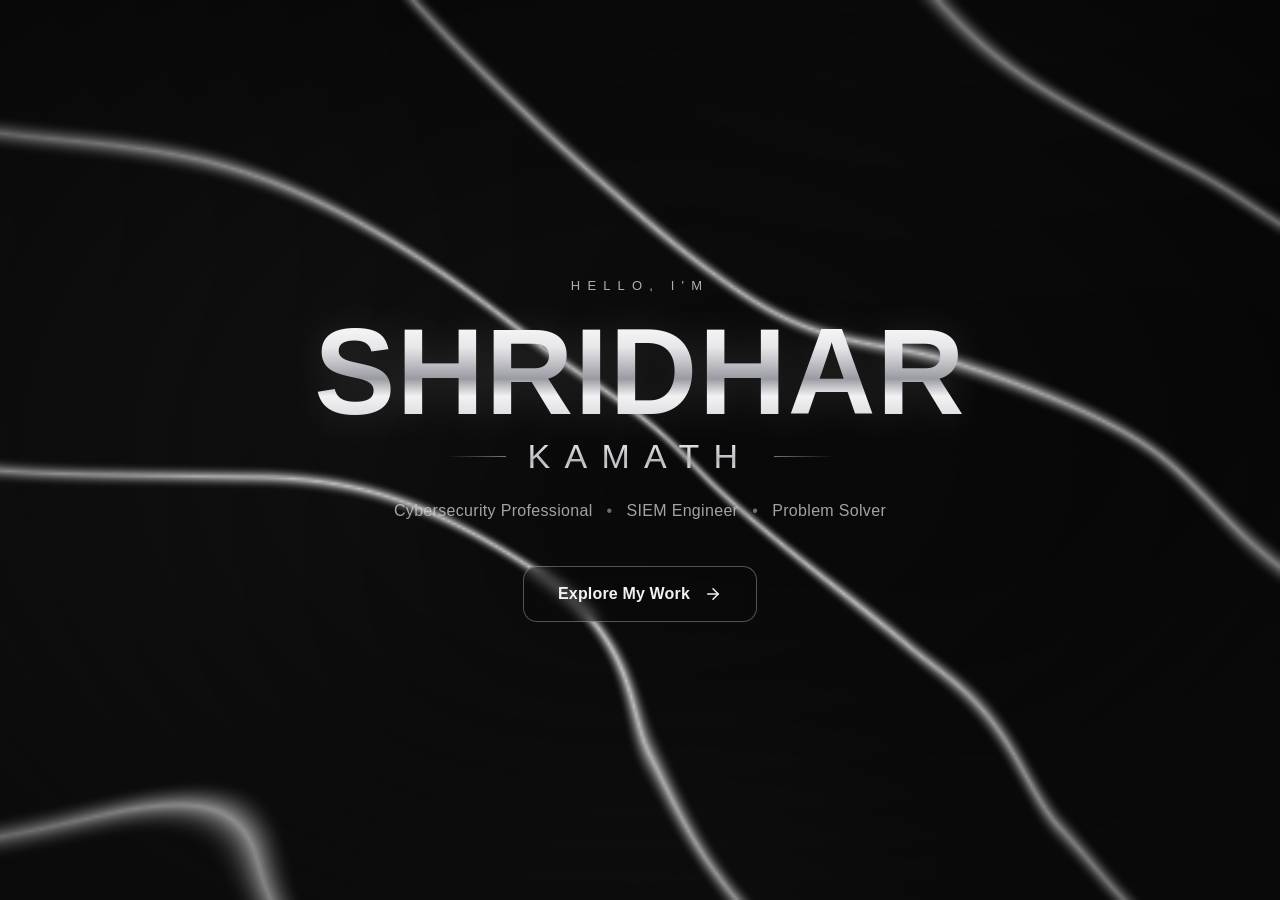
<file: index.html>
<!DOCTYPE html>
<html lang="en">
<head>
<meta charset="UTF-8">
<meta name="viewport" content="width=device-width, initial-scale=1.0">
<title>Shridhar Kamath</title>
<style>
  :root{
    --silver-1:#f5f5f7;
    --silver-2:#c9c9cf;
    --silver-3:#8b8b92;
    --black-1:#050505;
    --black-2:#0d0d0f;
  }

  *{margin:0;padding:0;box-sizing:border-box;}

  html,body{
    width:100%;
    height:100%;
    background:#000;
    overflow:hidden;
    font-family:'Segoe UI',-apple-system,BlinkMacSystemFont,sans-serif;
  }

  #stage{
    position:fixed;
    inset:0;
    width:100%;
    height:100%;
  }

  canvas#fluid{
    position:absolute;
    inset:0;
    width:100%;
    height:100%;
    display:block;
  }

  /* fine grain noise overlay for the satin texture */
  #grain{
    position:absolute;
    inset:0;
    pointer-events:none;
    opacity:0.05;
    mix-blend-mode:overlay;
    background-image:url("data:image/svg+xml;utf8,<svg xmlns='http://www.w3.org/2000/svg' width='120' height='120'><filter id='n'><feTurbulence type='fractalNoise' baseFrequency='0.9' numOctaves='2' stitchTiles='stitch'/></filter><rect width='100%' height='100%' filter='url(%23n)'/></svg>");
  }

  #vignette{
    position:absolute;
    inset:0;
    pointer-events:none;
    background:radial-gradient(ellipse at center, rgba(0,0,0,0) 35%, rgba(0,0,0,0.55) 100%);
  }

  /* ---------- content ---------- */
  #content{
    position:absolute;
    inset:0;
    display:flex;
    flex-direction:column;
    align-items:center;
    justify-content:center;
    text-align:center;
    z-index:10;
    user-select:none;
    transition:opacity 0.4s ease;
  }

  .eyebrow{
    font-size:13px;
    letter-spacing:0.55em;
    color:rgba(230,230,235,0.75);
    font-weight:400;
    margin-bottom:22px;
    text-transform:uppercase;
  }

  .name{
    font-size:clamp(52px, 9.5vw, 128px);
    font-weight:800;
    letter-spacing:0.01em;
    line-height:0.95;
    background:linear-gradient(180deg, #ffffff 0%, #e7e7ea 28%, #9a9aa2 55%, #f2f2f4 70%, #cfcfd4 100%);
    -webkit-background-clip:text;
    background-clip:text;
    color:transparent;
    filter:drop-shadow(0 2px 18px rgba(255,255,255,0.12));
    text-transform:uppercase;
  }

  .surname{
    display:flex;
    align-items:center;
    justify-content:center;
    gap:22px;
    margin-top:6px;
    margin-bottom:26px;
  }

  .surname-text{
    font-size:clamp(20px, 3vw, 34px);
    font-weight:500;
    letter-spacing:0.42em;
    background:linear-gradient(180deg, #f2f2f4 0%, #b9b9c0 60%, #e8e8ea 100%);
    -webkit-background-clip:text;
    background-clip:text;
    color:transparent;
  }

  .surname-line{
    width:60px;
    height:1px;
    background:linear-gradient(90deg, transparent, rgba(190,190,198,0.6), transparent);
  }
  .surname-line.right{
    background:linear-gradient(90deg, rgba(190,190,198,0.6), transparent);
  }
  .surname .surname-line:first-child{
    background:linear-gradient(90deg, transparent, rgba(190,190,198,0.6));
  }

  .tagline{
    font-size:clamp(13px, 1.4vw, 16px);
    color:rgba(205,205,212,0.78);
    font-weight:400;
    letter-spacing:0.02em;
    margin-bottom:46px;
  }

  .dot{
    color:rgba(150,150,158,0.7);
    margin:0 14px;
  }

  #explore-btn{
    position:relative;
    display:flex;
    align-items:center;
    gap:14px;
    padding:18px 34px;
    border-radius:14px;
    border:1px solid rgba(220,220,228,0.35);
    background:rgba(10,10,12,0.35);
    backdrop-filter:blur(6px);
    color:#f2f2f4;
    font-size:16px;
    font-weight:600;
    letter-spacing:0.01em;
    cursor:pointer;
    overflow:hidden;
    transition:border-color 0.35s ease, background 0.35s ease, transform 0.2s ease, box-shadow 0.35s ease;
  }

  #explore-btn:hover{
    border-color:rgba(255,255,255,0.75);
    background:rgba(20,20,24,0.55);
    box-shadow:0 0 28px rgba(255,255,255,0.18), inset 0 0 18px rgba(255,255,255,0.04);
    transform:translateY(-1px);
  }

  #explore-btn:active{
    transform:translateY(0px) scale(0.98);
  }

  #explore-btn .arrow{
    display:flex;
    align-items:center;
    transition:transform 0.3s ease;
  }
  #explore-btn:hover .arrow{
    transform:translateX(4px);
  }

  #explore-btn svg{
    width:18px;
    height:18px;
    stroke:#f2f2f4;
  }

  /* subtle shimmer sweep across the button border */
  #explore-btn::before{
    content:"";
    position:absolute;
    top:0;left:-60%;
    width:40%;
    height:100%;
    background:linear-gradient(100deg, transparent, rgba(255,255,255,0.12), transparent);
    transform:skewX(-15deg);
    animation:sweep 5s ease-in-out infinite;
  }
  @keyframes sweep{
    0%{left:-60%;}
    45%{left:130%;}
    100%{left:130%;}
  }

  #explore-btn:focus-visible{
    outline:2px solid #fff;
    outline-offset:3px;
  }

  /* ---------- glitch / corruption overlay ---------- */
  #glitch-layer{
    position:fixed;
    inset:0;
    z-index:50;
    pointer-events:none;
    opacity:0;
  }

  .glitch-active #content{
    animation:contentGlitch 0.5s steps(2,end) infinite;
  }

  @keyframes contentGlitch{
    0%{ transform:translate(0,0); filter:none; opacity:1; }
    10%{ transform:translate(-10px,3px); filter:hue-rotate(40deg) saturate(3); }
    20%{ transform:translate(8px,-5px) skewX(3deg); opacity:0.6; }
    30%{ transform:translate(-6px,6px); filter:invert(0.2); }
    40%{ transform:translate(9px,0); opacity:0.3; }
    50%{ transform:translate(-4px,-6px) skewX(-3deg); filter:hue-rotate(-30deg); opacity:0.7; }
    60%{ transform:translate(6px,4px); }
    70%{ transform:translate(-9px,-3px); filter:invert(0.25) saturate(2); opacity:0.2; }
    80%{ transform:translate(4px,7px) skewX(2deg); }
    90%{ transform:translate(-5px,-4px); opacity:0.5; }
    100%{ transform:translate(0,0); filter:none; opacity:0; }
  }

  #flash{
    position:fixed;
    inset:0;
    z-index:60;
    pointer-events:none;
    background:#fff;
    opacity:0;
  }

  /* ---------- B&W STATIC GLITCH OVERLAY ---------- */
  #hack-overlay{
    position:fixed;
    inset:0;
    z-index:80;
    pointer-events:none;
    opacity:0;
    background:#000;
    overflow:hidden;
  }

  #static-canvas{
    position:absolute;
    inset:0;
    z-index:4;
    width:100%;
    height:100%;
    filter:contrast(1.15);
  }

  /* scanlines */
  #hack-overlay::before{
    content:"";
    position:absolute;
    inset:0;
    background:repeating-linear-gradient(
      to bottom,
      rgba(255,255,255,0.06) 0px,
      rgba(255,255,255,0.06) 1px,
      transparent 1px,
      transparent 3px
    );
    mix-blend-mode:overlay;
    z-index:5;
  }

  .glitch-active #hack-overlay{
    animation:hackFlicker 0.5s steps(3,end) infinite;
  }

  @keyframes hackFlicker{
    0%{ opacity:0.7; }
    8%{ opacity:1; }
    16%{ opacity:0.6; }
    24%{ opacity:1; }
    32%{ opacity:0.55; }
    40%{ opacity:0.95; }
    50%{ opacity:1; }
    60%{ opacity:0.65; }
    70%{ opacity:1; }
    80%{ opacity:0.6; }
    90%{ opacity:0.95; }
    100%{ opacity:0.85; }
  }

  /* random horizontal slice displacement, like a corrupted frame buffer */
  .glitch-active #hack-overlay::after{
    content:"";
    position:absolute;
    inset:0;
    z-index:7;
    background:repeating-linear-gradient(
      to bottom,
      transparent 0,
      transparent 18px,
      rgba(255,255,255,0.07) 18px,
      rgba(255,255,255,0.07) 19px
    );
    animation:sliceShift 0.35s steps(4,end) infinite;
  }
  @keyframes sliceShift{
    0%{ transform:translateX(0); }
    25%{ transform:translateX(-16px); }
    50%{ transform:translateX(12px); }
    75%{ transform:translateX(-8px); }
    100%{ transform:translateX(0); }
  }

  .glitch-active #static-canvas{
    animation:staticJitter 0.22s steps(2,end) infinite;
  }
  @keyframes staticJitter{
    0%{ transform:translate(0,0); }
    25%{ transform:translate(-6px,3px); }
    50%{ transform:translate(5px,-4px); }
    75%{ transform:translate(-4px,-2px); }
    100%{ transform:translate(0,0); }
  }

  /* ---------- BSOD ---------- */
  #bsod{
    position:fixed;
    inset:0;
    z-index:90;
    background:#0078d7;
    color:#fff;
    font-family:'Segoe UI',sans-serif;
    opacity:0;
    pointer-events:none;
    padding:8vh 8vw;
    transition:background-color 1s ease;
  }
  #bsod.to-black{
    background:#000;
  }
  #bsod .face{
    font-size:90px;
    font-weight:400;
    line-height:1;
    margin-bottom:28px;
  }
  #bsod h1{
    font-size:28px;
    font-weight:600;
    margin-bottom:22px;
    max-width:640px;
  }
  #bsod p{
    font-size:15px;
    line-height:1.6;
    max-width:560px;
    font-weight:400;
    opacity:0.95;
  }
  #bsod .progress{
    margin-top:26px;
    font-size:15px;
  }
  #bsod .stopcode{
    margin-top:60px;
    font-size:13px;
    opacity:0.8;
  }
  #bsod .qr{
    position:absolute;
    left:8vw;
    bottom:8vh;
    width:96px;
    height:96px;
    background:
      repeating-linear-gradient(0deg, #fff 0 6px, #0078d7 6px 12px) ,
      repeating-linear-gradient(90deg, #fff 0 6px, transparent 6px 12px);
    background-blend-mode:screen;
    opacity:0.92;
    transition:opacity 0.8s ease;
  }
  #bsod.to-black .qr{
    opacity:0; /* the QR's white-on-blue grid pattern reads oddly on black, fade it out */
  }

  #next-page-stub{
    position:fixed;
    inset:0;
    z-index:5;
    background:#000;
    display:flex;
    align-items:center;
    justify-content:center;
    color:rgba(255,255,255,0.3);
    font-size:14px;
    letter-spacing:0.2em;
    text-transform:uppercase;
    opacity:0;
    pointer-events:none;
  }

  @media (max-width:560px){
    .surname-line{width:28px;}
    .tagline{
      display:flex;
      flex-wrap:wrap;
      justify-content:center;
      gap:6px 10px;
      padding:0 24px;
    }
    .dot{display:none;}
  }

  @media (prefers-reduced-motion: reduce){
    #explore-btn::before{animation:none;}
    .glitch-active #content,
    .glitch-active #hack-overlay,
    .glitch-active #static-canvas,
    .glitch-active #hack-overlay::after{
      animation:none !important;
    }
  }
</style>
</head>
<body>

<div id="stage">
  <canvas id="fluid"></canvas>
  <div id="grain"></div>
  <div id="vignette"></div>

  <div id="content">
    <div class="eyebrow">HELLO, I'M</div>
    <div class="name">SHRIDHAR</div>
    <div class="surname">
      <span class="surname-line"></span>
      <span class="surname-text">KAMATH</span>
      <span class="surname-line right"></span>
    </div>
    <div class="tagline"><span class="tag-item">Cybersecurity Professional</span><span class="dot">•</span><span class="tag-item">SIEM Engineer</span><span class="dot">•</span><span class="tag-item">Problem Solver</span></div>

    <button id="explore-btn">
      <span>Explore My Work</span>
      <span class="arrow">
        <svg viewBox="0 0 24 24" fill="none" stroke-width="2" stroke-linecap="round" stroke-linejoin="round">
          <line x1="5" y1="12" x2="19" y2="12"></line>
          <polyline points="12 5 19 12 12 19"></polyline>
        </svg>
      </span>
    </button>
  </div>

  <div id="flash"></div>

  <div id="hack-overlay">
    <canvas id="static-canvas"></canvas>
  </div>

  <div id="bsod">
    <div class="face">:(</div>
    <h1>Your Device ran into a problem and needs to restart. We're just collecting some error info, and then we'll restart for you.</h1>
    <p class="progress">0% complete</p>
    <p class="stopcode">For more information about this issue and possible fixes, visit https://www.windows.com/stopcode<br><br>
    If you call a support person, give them this info:<br>
    Stop code: CRITICAL_PROCESS_DIED</p>
    <div class="qr"></div>
  </div>

  <div id="next-page-stub">Next page goes here</div>
</div>

<script>
/* =========================================================
   FLUID SATIN BACKGROUND -- WebGL version
   The previous implementation computed fbm noise per-pixel in
   a JS loop on the CPU, which only managed ~5fps. The exact
   same domain-warped-flow math now runs as a GLSL fragment
   shader on the GPU, in parallel, at full resolution, every
   frame, for free. Visually identical result, smooth 60fps.
   ========================================================= */

const canvas = document.getElementById('fluid');
const gl = canvas.getContext('webgl', {antialias:false, alpha:false}) ||
           canvas.getContext('experimental-webgl', {antialias:false, alpha:false});

let W, H, DPR;
const RENDER_SCALE = 0.4;
function resize(){
  DPR = Math.min(window.devicePixelRatio || 1, 1.3);
  W = window.innerWidth;
  H = window.innerHeight;
  canvas.width = Math.max(100, Math.round(W * DPR * RENDER_SCALE));
  canvas.height = Math.max(100, Math.round(H * DPR * RENDER_SCALE));
  canvas.style.width = W + 'px';
  canvas.style.height = H + 'px';
  if(gl) gl.viewport(0,0,canvas.width,canvas.height);
}

let mouse = {x:0.5, y:0.5};
let mouseSmooth = {x:0.5, y:0.5};
function setPointer(clientX, clientY){
  mouse.x = clientX / W;
  mouse.y = 1 - (clientY / H); // flip Y for GL coords
}
window.addEventListener('mousemove', (e)=> setPointer(e.clientX, e.clientY));
window.addEventListener('touchmove', (e)=>{
  if(e.touches && e.touches[0]) setPointer(e.touches[0].clientX, e.touches[0].clientY);
}, {passive:true});

if(!gl){
  canvas.style.background = 'radial-gradient(ellipse at 50% 45%, #111 0%, #050505 55%, #000 100%)';
} else {
  resize();
  window.addEventListener('resize', resize);

  const vertSrc = `
    attribute vec2 aPos;
    void main(){ gl_Position = vec4(aPos, 0.0, 1.0); }
  `;

  const fragSrc = `
    precision highp float;
    uniform vec2 uRes;
    uniform float uTime;
    uniform vec2 uMouse;

    vec2 hash2(vec2 p){
      p = vec2(dot(p, vec2(127.1, 311.7)), dot(p, vec2(269.5, 183.3)));
      return -1.0 + 2.0 * fract(sin(p) * 43758.5453123);
    }
    float noise(vec2 p){
      vec2 i = floor(p);
      vec2 f = fract(p);
      vec2 u = f*f*(3.0-2.0*f);
      float a = dot(hash2(i + vec2(0.0,0.0)), f - vec2(0.0,0.0));
      float b = dot(hash2(i + vec2(1.0,0.0)), f - vec2(1.0,0.0));
      float c = dot(hash2(i + vec2(0.0,1.0)), f - vec2(0.0,1.0));
      float d = dot(hash2(i + vec2(1.0,1.0)), f - vec2(1.0,1.0));
      return mix(mix(a,b,u.x), mix(c,d,u.x), u.y);
    }
    float fbm(vec2 p, int octaves){
      float val = 0.0, amp = 0.5, freq = 1.0, sum = 0.0;
      for(int i=0;i<6;i++){
        if(i>=octaves) break;
        val += noise(p*freq) * amp;
        sum += amp;
        amp *= 0.55;
        freq *= 2.0;
      }
      return val/sum;
    }

    void main(){
      vec2 uv = gl_FragCoord.xy / uRes.xy;
      float aspect = uRes.x / uRes.y;
      vec2 nuv = vec2(uv.x*aspect, uv.y);

      float t = uTime;
      vec2 m = vec2(uMouse.x*aspect, uMouse.y);

      float warpX = fbm(nuv*0.55 + vec2(t*0.4, t*0.28), 2);
      float warpY = fbm(nuv*0.55 + vec2(7.1 + t*0.32, 2.3 + t*0.24), 2);

      vec2 md = nuv - m;
      float mfall = exp(-dot(md,md)*8.5);

      vec2 wuv = nuv + vec2(warpX, warpY)*0.85 + md*mfall*0.4;

      float angle = -0.42;
      float ca = cos(angle), sa = sin(angle);
      float along  =  wuv.x*ca + wuv.y*sa;
      float across = -wuv.x*sa + wuv.y*ca;

      float fineWarp = fbm(wuv*1.8 + vec2(t*0.5, t*0.36), 2) * 0.18;
      float ridge = sin((across + fineWarp) * 9.5 + sin(along*1.3 + t*0.6)*0.9);

      float bodyN = fbm(wuv*0.6 + vec2(t*0.15, t*0.11), 2);
      float body = pow(max(0.0, (bodyN+1.0)*0.5), 2.0) * 0.46;

      float edge = abs(ridge);
      float lineWidth = 0.16;
      float line = max(0.0, 1.0 - edge/lineWidth);
      line = pow(line, 2.0);

      float gate = fbm(nuv*0.5 + vec2(19.0 + t*0.05, 31.0 + t*0.04), 1);
      float gateMask = max(0.15, gate*0.5 + 0.75);

      float v = body*0.667 + line*gateMask;
      v = clamp(v, 0.0, 1.0);

      gl_FragColor = vec4(v, v, v, 1.0);
    }
  `;

  function compile(type, src){
    const sh = gl.createShader(type);
    gl.shaderSource(sh, src);
    gl.compileShader(sh);
    if(!gl.getShaderParameter(sh, gl.COMPILE_STATUS)){
      console.error(gl.getShaderInfoLog(sh));
    }
    return sh;
  }

  const prog = gl.createProgram();
  gl.attachShader(prog, compile(gl.VERTEX_SHADER, vertSrc));
  gl.attachShader(prog, compile(gl.FRAGMENT_SHADER, fragSrc));
  gl.linkProgram(prog);
  gl.useProgram(prog);

  const quad = gl.createBuffer();
  gl.bindBuffer(gl.ARRAY_BUFFER, quad);
  gl.bufferData(gl.ARRAY_BUFFER, new Float32Array([-1,-1, 1,-1, -1,1, 1,1]), gl.STATIC_DRAW);
  const aPos = gl.getAttribLocation(prog, 'aPos');
  gl.enableVertexAttribArray(aPos);
  gl.vertexAttribPointer(aPos, 2, gl.FLOAT, false, 0, 0);

  const uRes = gl.getUniformLocation(prog, 'uRes');
  const uTime = gl.getUniformLocation(prog, 'uTime');
  const uMouse = gl.getUniformLocation(prog, 'uMouse');

  let rafId;
  let t0 = performance.now();
  let running = true;

  function render(now){
    if(!running) return;
    const t = (now - t0) * 0.000035;
    mouseSmooth.x += (mouse.x - mouseSmooth.x) * 0.045;
    mouseSmooth.y += (mouse.y - mouseSmooth.y) * 0.045;

    gl.uniform2f(uRes, canvas.width, canvas.height);
    gl.uniform1f(uTime, t);
    gl.uniform2f(uMouse, mouseSmooth.x, mouseSmooth.y);
    gl.drawArrays(gl.TRIANGLE_STRIP, 0, 4);

    rafId = requestAnimationFrame(render);
  }
  rafId = requestAnimationFrame(render);

  window.__stopFluidBackground = function(){
    running = false;
    if(rafId) cancelAnimationFrame(rafId);
  };
}


/* =========================================================
   B&W STATIC GLITCH NOISE
   Plain black-and-white TV-static field on a canvas: every
   frame, every pixel-block is randomly black, white, or grey.
   Redrawn continuously while the glitch is active for a harsh
   flicker, combined with the CSS scanlines/slice-shift/jitter
   layered on top in the stylesheet.
   ========================================================= */

const staticCanvas = document.getElementById('static-canvas');
const stctx = staticCanvas.getContext('2d');

function resizeStatic(){
  const w = window.innerWidth, h = window.innerHeight;
  staticCanvas.width = Math.round(w * 0.5);   // reduced internal res, upscaled via CSS for perf
  staticCanvas.height = Math.round(h * 0.5);
}
resizeStatic();
window.addEventListener('resize', resizeStatic);

function drawStatic(){
  const w = staticCanvas.width, h = staticCanvas.height;
  const imgData = stctx.createImageData(w, h);
  const data = imgData.data;

  for(let i=0; i<data.length; i+=4){
    // mostly black, with sparse bursts of white/grey static specks
    const r = Math.random();
    let v = 0;
    if(r > 0.965) v = 255;
    else if(r > 0.90) v = 90 + Math.random()*80;
    data[i] = v; data[i+1] = v; data[i+2] = v; data[i+3] = 255;
  }
  stctx.putImageData(imgData, 0, 0);

  // occasional bright horizontal tear line
  if(Math.random() > 0.55){
    const ty = Math.floor(Math.random() * h);
    const th = 1 + Math.floor(Math.random()*3);
    stctx.fillStyle = 'rgba(255,255,255,0.85)';
    stctx.fillRect(0, ty, w, th);
  }
}

drawStatic();

let staticChurnId = null;
function startStaticChurn(){
  if(staticChurnId) return;
  function tick(){
    drawStatic();
    staticChurnId = requestAnimationFrame(tick);
  }
  staticChurnId = requestAnimationFrame(tick);
}
function stopStaticChurn(){
  if(staticChurnId){
    cancelAnimationFrame(staticChurnId);
    staticChurnId = null;
  }
}

/* =========================================================
   CLICK TRANSITION -- "YOU'VE BEEN HACKED" sequence
   1. Plain black & white static glitch: noise, scanlines,
      slice-shift, screen jitter. No skull, no terminal text.
   2. Snap-cuts to a classic Windows BLUE screen of death,
      with its percentage ticking up to 100%.
   3. That same screen's background fades from BLUE to BLACK
      (text/face/percentage stay white throughout, no second
      countdown).
   4. Cuts to the next page.
   ========================================================= */

const btn = document.getElementById('explore-btn');
const content = document.getElementById('content');
const flash = document.getElementById('flash');
const hackOverlay = document.getElementById('hack-overlay');
const bsod = document.getElementById('bsod');
const bsodProgress = bsod.querySelector('.progress');
const nextStub = document.getElementById('next-page-stub');

let transitioning = false;

btn.addEventListener('click', () => {
  if(transitioning) return;
  transitioning = true;
  startHackTransition();
});

function startHackTransition(){
  const GLITCH_DURATION = 1200; // ms of B&W static glitch chaos

  // Phase 1: glitch everything -- plain B&W static, scanlines, slice-shift
  document.body.classList.add('glitch-active');
  hackOverlay.style.transition = 'opacity 0.05s linear';
  startStaticChurn();

  hackOverlay.style.opacity = '1';

  // a couple of brief true white "spike" flashes partway through, like a frame tear
  setTimeout(()=>{ flash.style.transition = 'opacity 0.04s linear'; flash.style.opacity = '0.85'; }, 220);
  setTimeout(()=>{ flash.style.opacity = '0'; }, 260);
  setTimeout(()=>{ flash.style.opacity = '0.7'; }, 600);
  setTimeout(()=>{ flash.style.opacity = '0'; }, 640);

  setTimeout(()=>{
    document.body.classList.remove('glitch-active');
    stopStaticChurn();
    hackOverlay.style.opacity = '0';
    content.style.transition = 'opacity 0.08s linear';
    content.style.opacity = '0';

    // Phase 2: snap straight to the classic BLUE screen of death
    setTimeout(()=>{
      if(window.__stopFluidBackground) window.__stopFluidBackground();

      bsod.style.transition = 'none';
      bsod.style.opacity = '1';

      // fake "collecting error info" percentage tick-up on the blue screen
      let pct = 0;
      const pctInterval = setInterval(()=>{
        pct += Math.floor(Math.random()*18) + 7;
        if(pct >= 100){
          pct = 100;
          clearInterval(pctInterval);
        }
        bsodProgress.textContent = pct + '% complete';
      }, 220);

      // Phase 3: once the blue screen has held a beat, fade its
      // background from BLUE to BLACK (text stays white throughout)
      setTimeout(()=>{
        clearInterval(pctInterval);
        bsodProgress.textContent = '100% complete';

        bsod.classList.add('to-black');

        // Phase 4: hold briefly on black, then cut to next page
        setTimeout(()=>{
          bsod.style.transition = 'opacity 0.5s ease';
          bsod.style.opacity = '0';

          setTimeout(()=>{
             window.location.href = 'portfolio.html';  // ← ADD this
          }, 350);
        }, 1300);

      }, 1700);

    }, 90);
  }, GLITCH_DURATION);
}
</script>

</body>
</html>
</file>
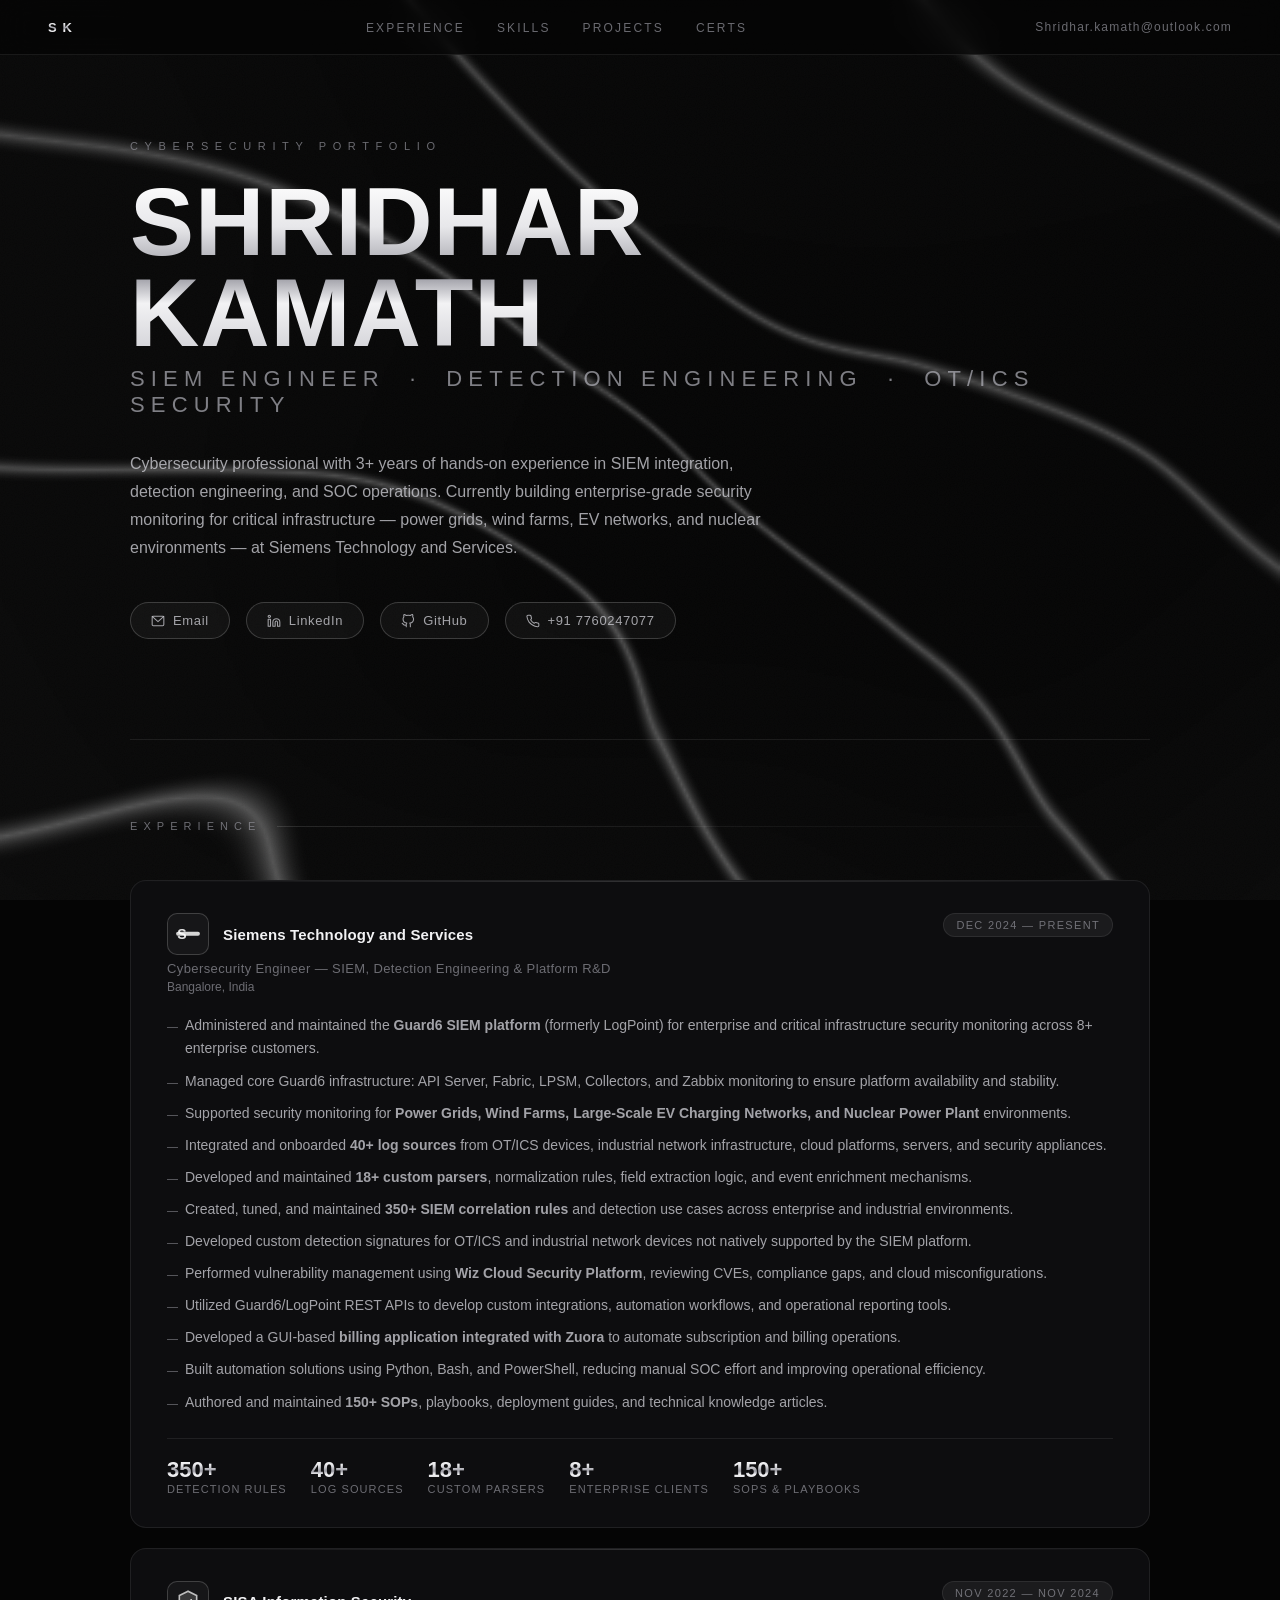
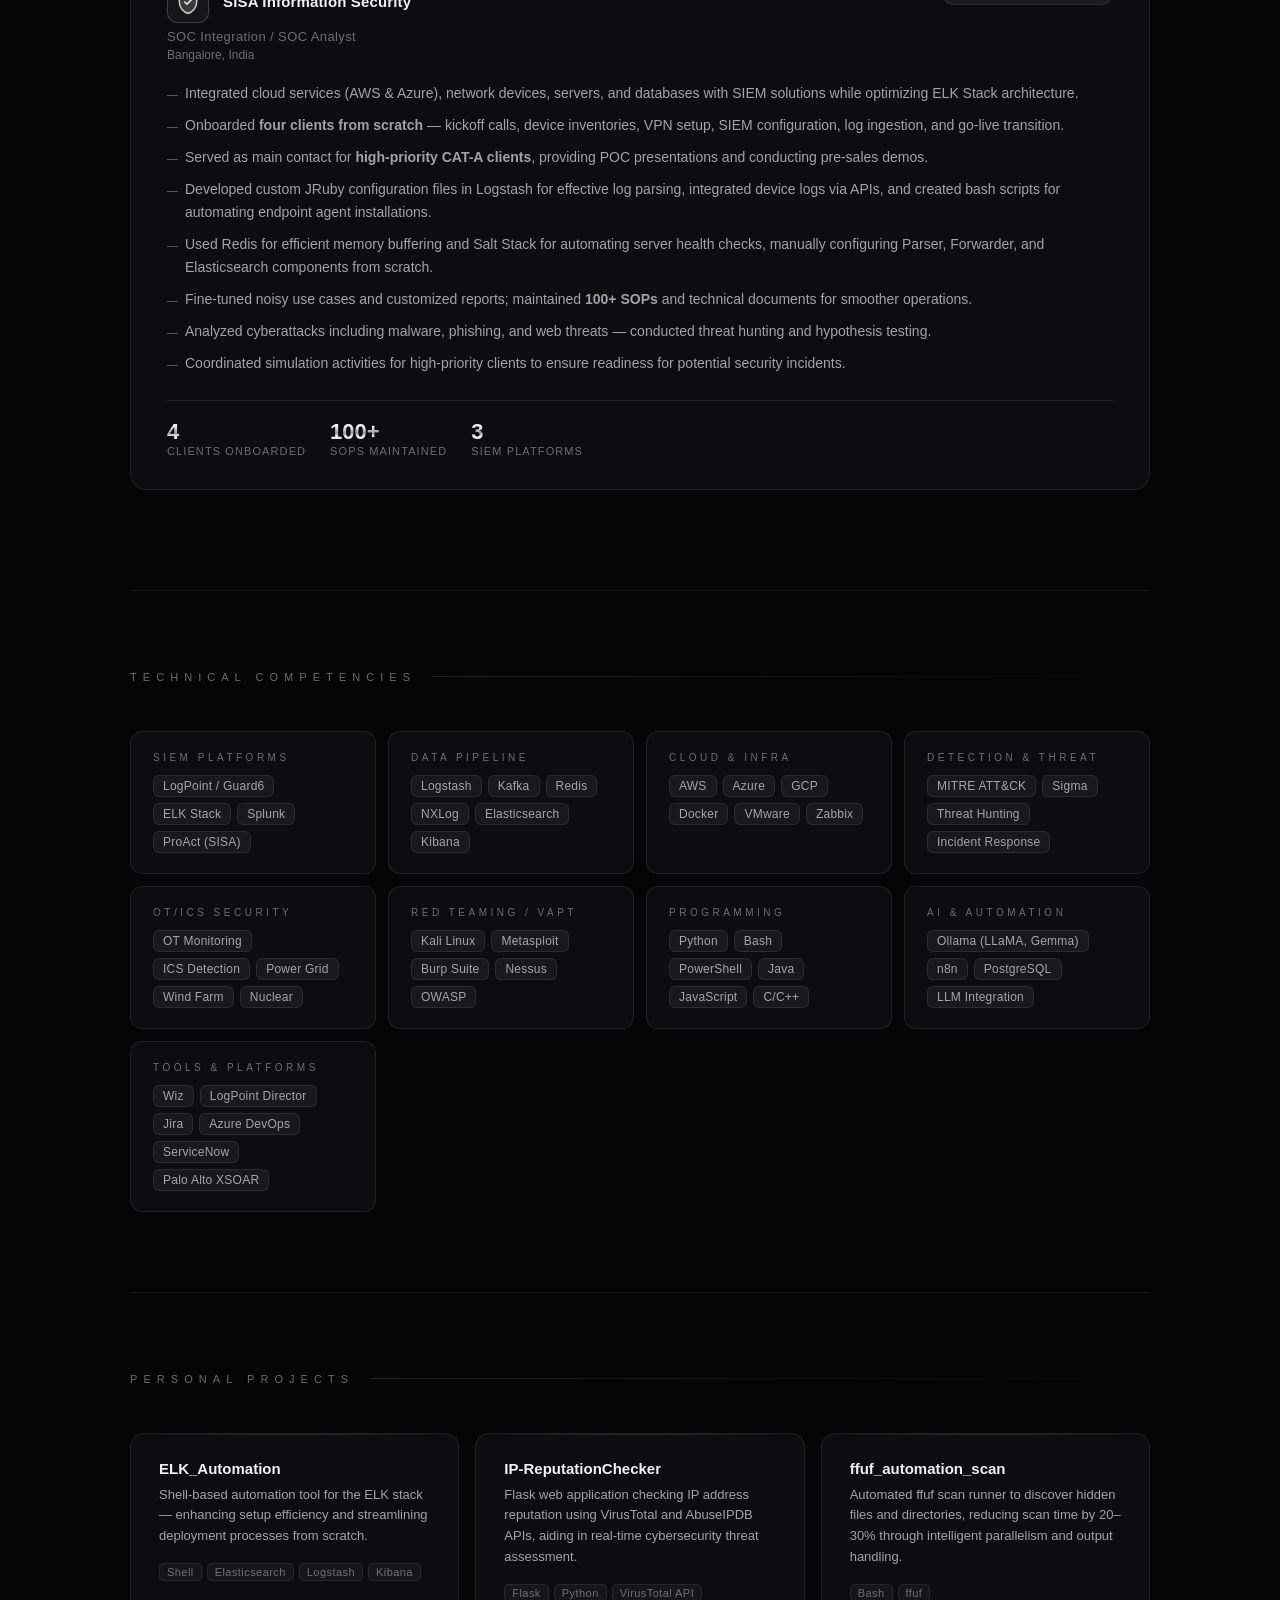
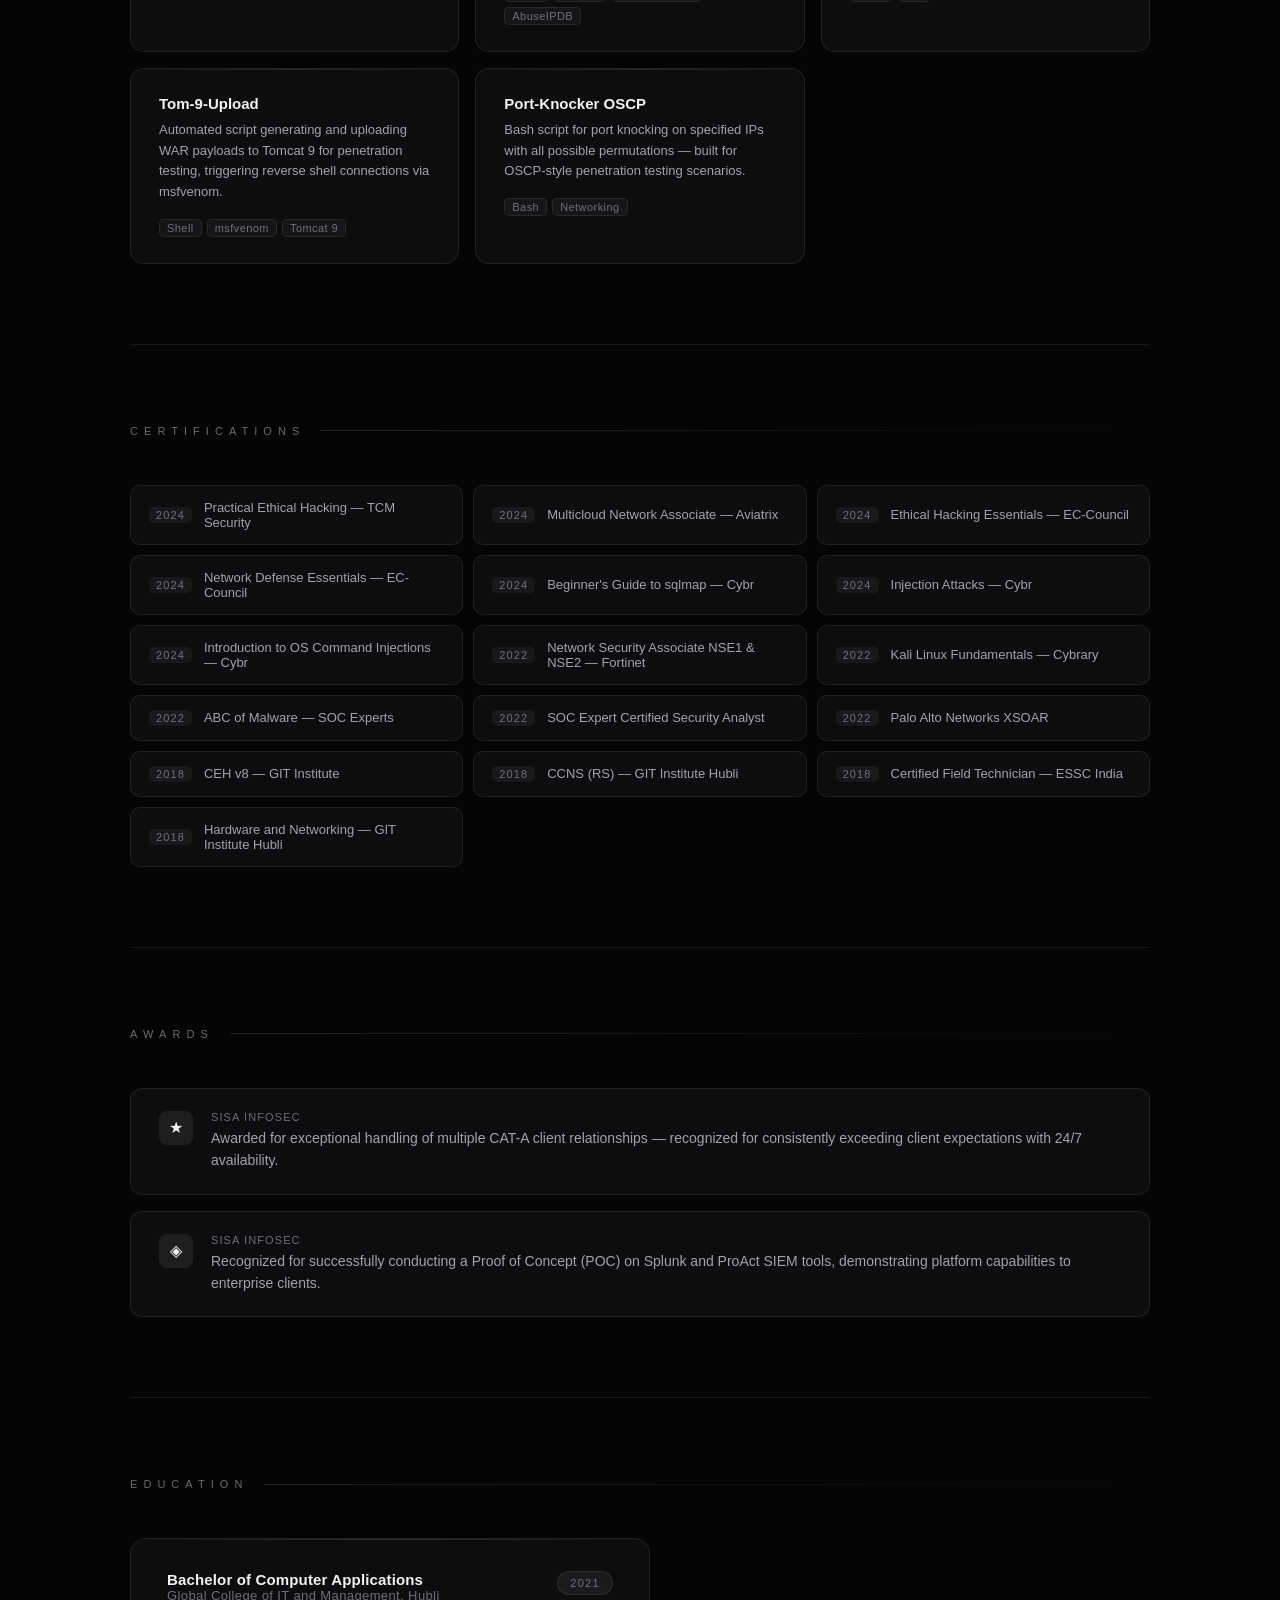
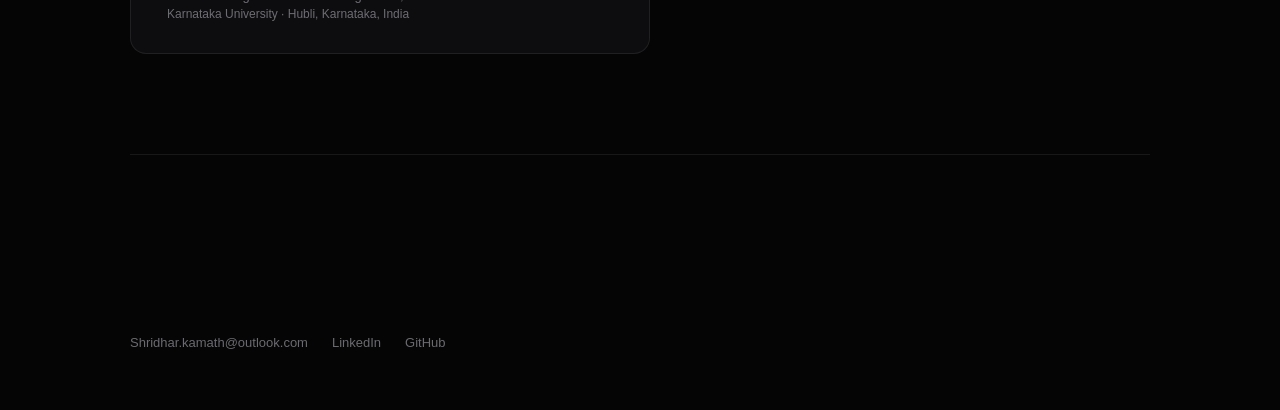
<file: portfolio (1).html>
<!DOCTYPE html>
<html lang="en">
<head>
<meta charset="UTF-8">
<meta name="viewport" content="width=device-width, initial-scale=1.0">
<title>Shridhar Kamath — Portfolio</title>
<style>
  :root {
    --bg: #050505;
    --surface: #0d0d0f;
    --surface2: #141416;
    --border: rgba(255,255,255,0.08);
    --border-bright: rgba(255,255,255,0.18);
    --text-primary: #f2f2f4;
    --text-secondary: rgba(205,205,212,0.78);
    --text-muted: rgba(150,150,158,0.7);
    --accent: #c8c8d0;
    --silver-grad: linear-gradient(180deg, #ffffff 0%, #e7e7ea 28%, #9a9aa2 55%, #f2f2f4 70%, #cfcfd4 100%);
    --glow: rgba(255,255,255,0.06);
  }

  *, *::before, *::after { margin: 0; padding: 0; box-sizing: border-box; }

  html { scroll-behavior: smooth; }

  body {
    background: var(--bg);
    color: var(--text-primary);
    font-family: 'Segoe UI', -apple-system, BlinkMacSystemFont, sans-serif;
    min-height: 100vh;
    overflow-x: hidden;
  }

  /* ---- BACKGROUND fluid canvas ---- */
  #bg-canvas {
    position: fixed;
    inset: 0;
    width: 100%;
    height: 100%;
    z-index: 0;
    pointer-events: none;
    opacity: 0.38;
  }

  /* ---- Mouse spotlight ---- */
  #spotlight {
    position: fixed;
    inset: 0;
    z-index: 0;
    pointer-events: none;
  }

  /* ---- BACKGROUND noise grain ---- */
  body::before {
    content: '';
    position: fixed;
    inset: 0;
    pointer-events: none;
    z-index: 0;
    opacity: 0.04;
    background-image: url("data:image/svg+xml;utf8,<svg xmlns='http://www.w3.org/2000/svg' width='120' height='120'><filter id='n'><feTurbulence type='fractalNoise' baseFrequency='0.9' numOctaves='2' stitchTiles='stitch'/></filter><rect width='100%' height='100%' filter='url(%23n)'/></svg>");
  }

  /* ---- Cursor orb ---- */
  #cursor-orb {
    position: fixed;
    width: 12px;
    height: 12px;
    border-radius: 50%;
    background: rgba(255,255,255,0.9);
    pointer-events: none;
    z-index: 9999;
    transform: translate(-50%, -50%);
    mix-blend-mode: overlay;
    opacity: 0;
    transition: opacity 0.3s ease, width 0.2s ease, height 0.2s ease;
  }

  #cursor-trail {
    position: fixed;
    width: 38px;
    height: 38px;
    border-radius: 50%;
    border: 1px solid rgba(255,255,255,0.25);
    pointer-events: none;
    z-index: 9998;
    transform: translate(-50%, -50%);
    opacity: 0;
    transition: opacity 0.3s ease;
  }

  /* ---- NAV ---- */
  nav {
    position: fixed;
    top: 0; left: 0; right: 0;
    z-index: 100;
    display: flex;
    align-items: center;
    justify-content: space-between;
    padding: 18px 48px;
    border-bottom: 1px solid var(--border);
    background: rgba(5,5,5,0.72);
    backdrop-filter: blur(18px);
  }

  .nav-logo {
    font-size: 13px;
    letter-spacing: 0.45em;
    text-transform: uppercase;
    background: var(--silver-grad);
    -webkit-background-clip: text;
    background-clip: text;
    color: transparent;
    font-weight: 700;
  }

  .nav-links {
    display: flex;
    gap: 32px;
    list-style: none;
  }

  .nav-links a {
    font-size: 12px;
    letter-spacing: 0.18em;
    text-transform: uppercase;
    color: var(--text-muted);
    text-decoration: none;
    transition: color 0.2s;
  }

  .nav-links a:hover { color: var(--text-primary); }

  .nav-contact {
    font-size: 12px;
    letter-spacing: 0.1em;
    color: var(--text-muted);
  }

  /* ---- MAIN WRAPPER ---- */
  main {
    position: relative;
    z-index: 1;
    max-width: 1100px;
    margin: 0 auto;
    padding: 0 40px 120px;
  }

  /* ---- HERO ---- */
  .hero {
    padding-top: 140px;
    padding-bottom: 100px;
    border-bottom: 1px solid var(--border);
  }

  .hero-eyebrow {
    font-size: 11px;
    letter-spacing: 0.6em;
    text-transform: uppercase;
    color: var(--text-muted);
    margin-bottom: 24px;
  }

  .hero-name {
    font-size: clamp(48px, 8vw, 96px);
    font-weight: 800;
    letter-spacing: 0.01em;
    line-height: 0.95;
    background: var(--silver-grad);
    -webkit-background-clip: text;
    background-clip: text;
    color: transparent;
    text-transform: uppercase;
    margin-bottom: 8px;
  }

  .hero-title {
    font-size: clamp(16px, 2.5vw, 22px);
    font-weight: 400;
    letter-spacing: 0.28em;
    color: rgba(190,190,200,0.65);
    text-transform: uppercase;
    margin-bottom: 32px;
  }

  .hero-summary {
    max-width: 640px;
    font-size: 16px;
    line-height: 1.75;
    color: var(--text-secondary);
    margin-bottom: 40px;
  }

  .hero-links {
    display: flex;
    gap: 16px;
    flex-wrap: wrap;
  }

  .pill-link {
    display: inline-flex;
    align-items: center;
    gap: 8px;
    padding: 10px 20px;
    border-radius: 100px;
    border: 1px solid var(--border-bright);
    background: rgba(255,255,255,0.04);
    color: var(--text-secondary);
    font-size: 13px;
    letter-spacing: 0.05em;
    text-decoration: none;
    transition: border-color 0.2s, background 0.2s, color 0.2s;
  }

  .pill-link:hover {
    border-color: rgba(255,255,255,0.45);
    background: rgba(255,255,255,0.08);
    color: var(--text-primary);
  }

  .pill-link svg {
    width: 14px; height: 14px;
    stroke: currentColor;
    fill: none;
    stroke-width: 1.8;
    stroke-linecap: round;
    stroke-linejoin: round;
  }

  /* ---- SECTIONS ---- */
  section {
    padding: 80px 0;
    border-bottom: 1px solid var(--border);
  }

  .section-label {
    font-size: 11px;
    letter-spacing: 0.55em;
    text-transform: uppercase;
    color: var(--text-muted);
    margin-bottom: 48px;
    display: flex;
    align-items: center;
    gap: 16px;
  }

  .section-label::after {
    content: '';
    flex: 1;
    height: 1px;
    background: linear-gradient(90deg, rgba(255,255,255,0.12), transparent);
  }

  /* ---- EXPERIENCE CARDS ---- */
  .exp-card {
    position: relative;
    padding: 32px 36px;
    border: 1px solid var(--border);
    border-radius: 16px;
    background: var(--surface);
    margin-bottom: 20px;
    transition: border-color 0.3s, background 0.3s;
    overflow: hidden;
  }

  .exp-card::before {
    content: '';
    position: absolute;
    top: 0; left: 0; right: 0;
    height: 1px;
    background: linear-gradient(90deg, transparent, rgba(255,255,255,0.15), transparent);
  }

  .exp-card:hover {
    border-color: rgba(255,255,255,0.16);
    background: var(--surface2);
  }

  .exp-header {
    display: flex;
    align-items: flex-start;
    justify-content: space-between;
    gap: 24px;
    margin-bottom: 20px;
  }

  .exp-company-row {
    display: flex;
    align-items: center;
    gap: 14px;
    margin-bottom: 6px;
  }

  /* Company logo circles */
  .logo-circle {
    width: 42px;
    height: 42px;
    border-radius: 10px;
    border: 1px solid var(--border-bright);
    display: flex;
    align-items: center;
    justify-content: center;
    flex-shrink: 0;
    overflow: hidden;
    background: rgba(255,255,255,0.04);
  }

  .logo-circle img {
    width: 28px;
    height: 28px;
    object-fit: contain;
    filter: brightness(0) invert(1) opacity(0.88);
  }

  /* SVG inline logos */
  .logo-circle svg {
    width: 26px;
    height: 26px;
  }

  .exp-company {
    font-size: 15px;
    font-weight: 600;
    color: var(--text-primary);
    letter-spacing: 0.01em;
  }

  .exp-role {
    font-size: 13px;
    color: var(--text-muted);
    letter-spacing: 0.03em;
    margin-bottom: 4px;
  }

  .exp-period {
    font-size: 11px;
    letter-spacing: 0.12em;
    text-transform: uppercase;
    color: var(--text-muted);
    background: rgba(255,255,255,0.06);
    border: 1px solid var(--border);
    border-radius: 100px;
    padding: 5px 12px;
    white-space: nowrap;
    flex-shrink: 0;
  }

  .exp-highlights {
    list-style: none;
    margin-top: 4px;
  }

  .exp-highlights li {
    position: relative;
    padding-left: 18px;
    margin-bottom: 9px;
    font-size: 14px;
    line-height: 1.65;
    color: var(--text-secondary);
  }

  .exp-highlights li::before {
    content: '—';
    position: absolute;
    left: 0;
    color: var(--text-muted);
    font-size: 11px;
    top: 3px;
  }

  /* Impact numbers row */
  .exp-stats {
    display: flex;
    gap: 24px;
    flex-wrap: wrap;
    margin-top: 24px;
    padding-top: 20px;
    border-top: 1px solid var(--border);
  }

  .stat-item {
    display: flex;
    flex-direction: column;
    gap: 2px;
  }

  .stat-num {
    font-size: 22px;
    font-weight: 700;
    background: var(--silver-grad);
    -webkit-background-clip: text;
    background-clip: text;
    color: transparent;
    line-height: 1;
  }

  .stat-label {
    font-size: 11px;
    letter-spacing: 0.1em;
    text-transform: uppercase;
    color: var(--text-muted);
  }

  /* ---- SKILLS GRID ---- */
  .skills-grid {
    display: grid;
    grid-template-columns: repeat(auto-fill, minmax(200px, 1fr));
    gap: 12px;
  }

  .skill-group {
    padding: 20px 22px;
    border: 1px solid var(--border);
    border-radius: 12px;
    background: var(--surface);
    transition: border-color 0.25s;
  }

  .skill-group:hover {
    border-color: rgba(255,255,255,0.16);
  }

  .skill-group-label {
    font-size: 10px;
    letter-spacing: 0.35em;
    text-transform: uppercase;
    color: var(--text-muted);
    margin-bottom: 12px;
  }

  .skill-tags {
    display: flex;
    flex-wrap: wrap;
    gap: 6px;
  }

  .tag {
    font-size: 12px;
    color: var(--text-secondary);
    background: rgba(255,255,255,0.05);
    border: 1px solid var(--border);
    border-radius: 6px;
    padding: 3px 9px;
    letter-spacing: 0.02em;
  }

  /* ---- PROJECTS ---- */
  .projects-grid {
    display: grid;
    grid-template-columns: repeat(auto-fill, minmax(280px, 1fr));
    gap: 16px;
  }

  .project-card {
    padding: 26px 28px;
    border: 1px solid var(--border);
    border-radius: 14px;
    background: var(--surface);
    transition: border-color 0.25s, background 0.25s;
    position: relative;
    overflow: hidden;
  }

  .project-card::before {
    content: '';
    position: absolute;
    top: 0; left: 0; right: 0;
    height: 1px;
    background: linear-gradient(90deg, transparent, rgba(255,255,255,0.12), transparent);
  }

  .project-card:hover {
    border-color: rgba(255,255,255,0.16);
    background: var(--surface2);
  }

  .project-name {
    font-size: 15px;
    font-weight: 600;
    color: var(--text-primary);
    margin-bottom: 8px;
  }

  .project-desc {
    font-size: 13px;
    line-height: 1.6;
    color: var(--text-secondary);
    margin-bottom: 16px;
  }

  .project-tech {
    display: flex;
    flex-wrap: wrap;
    gap: 5px;
  }

  .tech-tag {
    font-size: 11px;
    color: var(--text-muted);
    background: rgba(255,255,255,0.04);
    border: 1px solid var(--border);
    border-radius: 5px;
    padding: 2px 7px;
    letter-spacing: 0.04em;
  }

  /* ---- CERTIFICATIONS ---- */
  .certs-list {
    display: grid;
    grid-template-columns: repeat(auto-fill, minmax(300px, 1fr));
    gap: 10px;
  }

  .cert-item {
    display: flex;
    align-items: center;
    gap: 12px;
    padding: 14px 18px;
    border: 1px solid var(--border);
    border-radius: 10px;
    background: var(--surface);
    font-size: 13px;
    color: var(--text-secondary);
    transition: border-color 0.2s;
  }

  .cert-item:hover { border-color: rgba(255,255,255,0.16); }

  .cert-year {
    font-size: 11px;
    letter-spacing: 0.1em;
    color: var(--text-muted);
    background: rgba(255,255,255,0.05);
    border-radius: 5px;
    padding: 2px 7px;
    flex-shrink: 0;
  }

  /* ---- AWARDS ---- */
  .awards-list {
    display: flex;
    flex-direction: column;
    gap: 16px;
  }

  .award-item {
    display: flex;
    gap: 18px;
    align-items: flex-start;
    padding: 22px 28px;
    border: 1px solid var(--border);
    border-radius: 12px;
    background: var(--surface);
  }

  .award-icon {
    width: 34px;
    height: 34px;
    border-radius: 8px;
    background: rgba(255,255,255,0.07);
    display: flex;
    align-items: center;
    justify-content: center;
    flex-shrink: 0;
    font-size: 16px;
  }

  .award-text {
    font-size: 14px;
    line-height: 1.6;
    color: var(--text-secondary);
  }

  .award-org {
    font-size: 11px;
    letter-spacing: 0.1em;
    text-transform: uppercase;
    color: var(--text-muted);
    margin-bottom: 4px;
  }

  /* ---- FOOTER ---- */
  footer {
    position: relative;
    z-index: 1;
    padding: 60px 40px;
    max-width: 1100px;
    margin: 0 auto;
    display: flex;
    align-items: center;
    justify-content: space-between;
    flex-wrap: wrap;
    gap: 24px;
  }

  .footer-name {
    font-size: 12px;
    letter-spacing: 0.35em;
    text-transform: uppercase;
    background: var(--silver-grad);
    -webkit-background-clip: text;
    background-clip: text;
    color: transparent;
    font-weight: 700;
  }

  .footer-contact {
    display: flex;
    gap: 24px;
    flex-wrap: wrap;
  }

  .footer-contact a {
    font-size: 13px;
    color: var(--text-muted);
    text-decoration: none;
    transition: color 0.2s;
  }

  .footer-contact a:hover { color: var(--text-primary); }

  /* ---- SCROLL ANIMATIONS ---- */
  .reveal {
    opacity: 0;
    transform: translateY(24px);
    transition: opacity 0.65s ease, transform 0.65s ease;
  }

  .reveal.visible {
    opacity: 1;
    transform: none;
  }

  /* ---- MOBILE ---- */
  @media (max-width: 640px) {
    nav { padding: 16px 20px; }
    .nav-links, .nav-contact { display: none; }
    main { padding: 0 20px 80px; }
    .hero { padding-top: 100px; padding-bottom: 60px; }
    footer { padding: 40px 20px; }
    .exp-header { flex-direction: column; }
  }

  @media (prefers-reduced-motion: reduce) {
    .reveal { opacity: 1; transform: none; transition: none; }
  }

  /* ---- Card mouse-follow shimmer ---- */
  .exp-card, .skill-group, .project-card, .cert-item, .award-item {
    --cx: 50%;
    --cy: 50%;
  }

  .exp-card.card-lit,
  .skill-group.card-lit,
  .project-card.card-lit {
    border-color: rgba(255,255,255,0.22) !important;
    background-image: radial-gradient(
      280px circle at var(--cx) var(--cy),
      rgba(255,255,255,0.05) 0%,
      transparent 70%
    );
  }

  .cert-item.card-lit,
  .award-item.card-lit {
    border-color: rgba(255,255,255,0.2) !important;
    background-image: radial-gradient(
      200px circle at var(--cx) var(--cy),
      rgba(255,255,255,0.04) 0%,
      transparent 70%
    );
  }
</style>
</head>
<body>

<canvas id="bg-canvas"></canvas>
<div id="spotlight"></div>
<div id="cursor-orb"></div>
<div id="cursor-trail"></div>

<!-- NAV -->
<nav>
  <span class="nav-logo">SK</span>
  <ul class="nav-links">
    <li><a href="#experience">Experience</a></li>
    <li><a href="#skills">Skills</a></li>
    <li><a href="#projects">Projects</a></li>
    <li><a href="#certifications">Certs</a></li>
  </ul>
  <span class="nav-contact">Shridhar.kamath@outlook.com</span>
</nav>

<main>

  <!-- HERO -->
  <div class="hero reveal">
    <p class="hero-eyebrow">Cybersecurity Portfolio</p>
    <h1 class="hero-name">Shridhar<br>Kamath</h1>
    <p class="hero-title">SIEM Engineer &nbsp;·&nbsp; Detection Engineering &nbsp;·&nbsp; OT/ICS Security</p>
    <p class="hero-summary">
      Cybersecurity professional with 3+ years of hands-on experience in SIEM integration, detection engineering,
      and SOC operations. Currently building enterprise-grade security monitoring for critical infrastructure
      — power grids, wind farms, EV networks, and nuclear environments — at Siemens Technology and Services.
    </p>
    <div class="hero-links">
      <a class="pill-link" href="mailto:Shridhar.kamath@outlook.com">
        <svg viewBox="0 0 24 24"><rect x="2" y="4" width="20" height="16" rx="2"/><polyline points="2,4 12,13 22,4"/></svg>
        Email
      </a>
      <a class="pill-link" href="https://linkedin.com/in/shridharkamath/" target="_blank">
        <svg viewBox="0 0 24 24"><path d="M16 8a6 6 0 0 1 6 6v7h-4v-7a2 2 0 0 0-2-2 2 2 0 0 0-2 2v7h-4v-7a6 6 0 0 1 6-6z"/><rect x="2" y="9" width="4" height="12"/><circle cx="4" cy="4" r="2"/></svg>
        LinkedIn
      </a>
      <a class="pill-link" href="https://github.com/Squzu" target="_blank">
        <svg viewBox="0 0 24 24"><path d="M9 19c-5 1.5-5-2.5-7-3m14 6v-3.87a3.37 3.37 0 0 0-.94-2.61c3.14-.35 6.44-1.54 6.44-7A5.44 5.44 0 0 0 20 4.77 5.07 5.07 0 0 0 19.91 1S18.73.65 16 2.48a13.38 13.38 0 0 0-7 0C6.27.65 5.09 1 5.09 1A5.07 5.07 0 0 0 5 4.77a5.44 5.44 0 0 0-1.5 3.78c0 5.42 3.3 6.61 6.44 7A3.37 3.37 0 0 0 9 18.13V22"/></svg>
        GitHub
      </a>
      <a class="pill-link" href="tel:+917760247077">
        <svg viewBox="0 0 24 24"><path d="M22 16.92v3a2 2 0 0 1-2.18 2 19.79 19.79 0 0 1-8.63-3.07A19.5 19.5 0 0 1 4.69 13a19.79 19.79 0 0 1-3.07-8.67A2 2 0 0 1 3.6 2h3a2 2 0 0 1 2 1.72c.127.96.361 1.903.7 2.81a2 2 0 0 1-.45 2.11L7.91 9.91a16 16 0 0 0 6.06 6.06l.91-.91a2 2 0 0 1 2.11-.45c.907.339 1.85.573 2.81.7A2 2 0 0 1 22 16.92z"/></svg>
        +91 7760247077
      </a>
    </div>
  </div>

  <!-- EXPERIENCE -->
  <section id="experience">
    <div class="section-label">Experience</div>

    <!-- Siemens -->
    <div class="exp-card reveal">
      <div class="exp-header">
        <div>
          <div class="exp-company-row">
            <div class="logo-circle">
              <!-- Siemens logo SVG -->
              <svg viewBox="0 0 24 24" fill="none" xmlns="http://www.w3.org/2000/svg">
                <rect width="24" height="24" rx="0" fill="none"/>
                <text x="2" y="17" font-size="13" font-weight="900" fill="rgba(255,255,255,0.88)" font-family="Arial,sans-serif" letter-spacing="-1">S</text>
                <!-- Siemens wordmark approximation using geometric shapes -->
                <rect x="1" y="10" width="22" height="3.5" rx="1.75" fill="rgba(255,255,255,0.82)"/>
              </svg>
            </div>
            <span class="exp-company">Siemens Technology and Services</span>
          </div>
          <div class="exp-role">Cybersecurity Engineer — SIEM, Detection Engineering &amp; Platform R&amp;D</div>
          <div style="font-size:12px; color:var(--text-muted); margin-top:2px;">Bangalore, India</div>
        </div>
        <span class="exp-period">Dec 2024 — Present</span>
      </div>

      <ul class="exp-highlights">
        <li>Administered and maintained the <strong>Guard6 SIEM platform</strong> (formerly LogPoint) for enterprise and critical infrastructure security monitoring across 8+ enterprise customers.</li>
        <li>Managed core Guard6 infrastructure: API Server, Fabric, LPSM, Collectors, and Zabbix monitoring to ensure platform availability and stability.</li>
        <li>Supported security monitoring for <strong>Power Grids, Wind Farms, Large-Scale EV Charging Networks, and Nuclear Power Plant</strong> environments.</li>
        <li>Integrated and onboarded <strong>40+ log sources</strong> from OT/ICS devices, industrial network infrastructure, cloud platforms, servers, and security appliances.</li>
        <li>Developed and maintained <strong>18+ custom parsers</strong>, normalization rules, field extraction logic, and event enrichment mechanisms.</li>
        <li>Created, tuned, and maintained <strong>350+ SIEM correlation rules</strong> and detection use cases across enterprise and industrial environments.</li>
        <li>Developed custom detection signatures for OT/ICS and industrial network devices not natively supported by the SIEM platform.</li>
        <li>Performed vulnerability management using <strong>Wiz Cloud Security Platform</strong>, reviewing CVEs, compliance gaps, and cloud misconfigurations.</li>
        <li>Utilized Guard6/LogPoint REST APIs to develop custom integrations, automation workflows, and operational reporting tools.</li>
        <li>Developed a GUI-based <strong>billing application integrated with Zuora</strong> to automate subscription and billing operations.</li>
        <li>Built automation solutions using Python, Bash, and PowerShell, reducing manual SOC effort and improving operational efficiency.</li>
        <li>Authored and maintained <strong>150+ SOPs</strong>, playbooks, deployment guides, and technical knowledge articles.</li>
      </ul>

      <div class="exp-stats">
        <div class="stat-item">
          <span class="stat-num">350+</span>
          <span class="stat-label">Detection Rules</span>
        </div>
        <div class="stat-item">
          <span class="stat-num">40+</span>
          <span class="stat-label">Log Sources</span>
        </div>
        <div class="stat-item">
          <span class="stat-num">18+</span>
          <span class="stat-label">Custom Parsers</span>
        </div>
        <div class="stat-item">
          <span class="stat-num">8+</span>
          <span class="stat-label">Enterprise Clients</span>
        </div>
        <div class="stat-item">
          <span class="stat-num">150+</span>
          <span class="stat-label">SOPs & Playbooks</span>
        </div>
      </div>
    </div>

    <!-- SISA -->
    <div class="exp-card reveal">
      <div class="exp-header">
        <div>
          <div class="exp-company-row">
            <div class="logo-circle">
              <!-- SISA shield-style icon -->
              <svg viewBox="0 0 24 24" fill="none">
                <path d="M12 2L4 6v6c0 5 3.5 9.3 8 10.5C16.5 21.3 20 17 20 12V6L12 2z" fill="rgba(255,255,255,0.15)" stroke="rgba(255,255,255,0.7)" stroke-width="1.5"/>
                <path d="M9 12l2 2 4-4" stroke="rgba(255,255,255,0.85)" stroke-width="1.5" stroke-linecap="round" stroke-linejoin="round"/>
              </svg>
            </div>
            <span class="exp-company">SISA Information Security</span>
          </div>
          <div class="exp-role">SOC Integration / SOC Analyst</div>
          <div style="font-size:12px; color:var(--text-muted); margin-top:2px;">Bangalore, India</div>
        </div>
        <span class="exp-period">Nov 2022 — Nov 2024</span>
      </div>

      <ul class="exp-highlights">
        <li>Integrated cloud services (AWS &amp; Azure), network devices, servers, and databases with SIEM solutions while optimizing ELK Stack architecture.</li>
        <li>Onboarded <strong>four clients from scratch</strong> — kickoff calls, device inventories, VPN setup, SIEM configuration, log ingestion, and go-live transition.</li>
        <li>Served as main contact for <strong>high-priority CAT-A clients</strong>, providing POC presentations and conducting pre-sales demos.</li>
        <li>Developed custom JRuby configuration files in Logstash for effective log parsing, integrated device logs via APIs, and created bash scripts for automating endpoint agent installations.</li>
        <li>Used Redis for efficient memory buffering and Salt Stack for automating server health checks, manually configuring Parser, Forwarder, and Elasticsearch components from scratch.</li>
        <li>Fine-tuned noisy use cases and customized reports; maintained <strong>100+ SOPs</strong> and technical documents for smoother operations.</li>
        <li>Analyzed cyberattacks including malware, phishing, and web threats — conducted threat hunting and hypothesis testing.</li>
        <li>Coordinated simulation activities for high-priority clients to ensure readiness for potential security incidents.</li>
      </ul>

      <div class="exp-stats">
        <div class="stat-item">
          <span class="stat-num">4</span>
          <span class="stat-label">Clients Onboarded</span>
        </div>
        <div class="stat-item">
          <span class="stat-num">100+</span>
          <span class="stat-label">SOPs Maintained</span>
        </div>
        <div class="stat-item">
          <span class="stat-num">3</span>
          <span class="stat-label">SIEM Platforms</span>
        </div>
      </div>
    </div>
  </section>

  <!-- SKILLS -->
  <section id="skills">
    <div class="section-label">Technical Competencies</div>
    <div class="skills-grid">
      <div class="skill-group reveal">
        <div class="skill-group-label">SIEM Platforms</div>
        <div class="skill-tags">
          <span class="tag">LogPoint / Guard6</span>
          <span class="tag">ELK Stack</span>
          <span class="tag">Splunk</span>
          <span class="tag">ProAct (SISA)</span>
        </div>
      </div>
      <div class="skill-group reveal">
        <div class="skill-group-label">Data Pipeline</div>
        <div class="skill-tags">
          <span class="tag">Logstash</span>
          <span class="tag">Kafka</span>
          <span class="tag">Redis</span>
          <span class="tag">NXLog</span>
          <span class="tag">Elasticsearch</span>
          <span class="tag">Kibana</span>
        </div>
      </div>
      <div class="skill-group reveal">
        <div class="skill-group-label">Cloud &amp; Infra</div>
        <div class="skill-tags">
          <span class="tag">AWS</span>
          <span class="tag">Azure</span>
          <span class="tag">GCP</span>
          <span class="tag">Docker</span>
          <span class="tag">VMware</span>
          <span class="tag">Zabbix</span>
        </div>
      </div>
      <div class="skill-group reveal">
        <div class="skill-group-label">Detection &amp; Threat</div>
        <div class="skill-tags">
          <span class="tag">MITRE ATT&amp;CK</span>
          <span class="tag">Sigma</span>
          <span class="tag">Threat Hunting</span>
          <span class="tag">Incident Response</span>
        </div>
      </div>
      <div class="skill-group reveal">
        <div class="skill-group-label">OT/ICS Security</div>
        <div class="skill-tags">
          <span class="tag">OT Monitoring</span>
          <span class="tag">ICS Detection</span>
          <span class="tag">Power Grid</span>
          <span class="tag">Wind Farm</span>
          <span class="tag">Nuclear</span>
        </div>
      </div>
      <div class="skill-group reveal">
        <div class="skill-group-label">Red Teaming / VAPT</div>
        <div class="skill-tags">
          <span class="tag">Kali Linux</span>
          <span class="tag">Metasploit</span>
          <span class="tag">Burp Suite</span>
          <span class="tag">Nessus</span>
          <span class="tag">OWASP</span>
        </div>
      </div>
      <div class="skill-group reveal">
        <div class="skill-group-label">Programming</div>
        <div class="skill-tags">
          <span class="tag">Python</span>
          <span class="tag">Bash</span>
          <span class="tag">PowerShell</span>
          <span class="tag">Java</span>
          <span class="tag">JavaScript</span>
          <span class="tag">C/C++</span>
        </div>
      </div>
      <div class="skill-group reveal">
        <div class="skill-group-label">AI &amp; Automation</div>
        <div class="skill-tags">
          <span class="tag">Ollama (LLaMA, Gemma)</span>
          <span class="tag">n8n</span>
          <span class="tag">PostgreSQL</span>
          <span class="tag">LLM Integration</span>
        </div>
      </div>
      <div class="skill-group reveal">
        <div class="skill-group-label">Tools &amp; Platforms</div>
        <div class="skill-tags">
          <span class="tag">Wiz</span>
          <span class="tag">LogPoint Director</span>
          <span class="tag">Jira</span>
          <span class="tag">Azure DevOps</span>
          <span class="tag">ServiceNow</span>
          <span class="tag">Palo Alto XSOAR</span>
        </div>
      </div>
    </div>
  </section>

  <!-- PROJECTS -->
  <section id="projects">
    <div class="section-label">Personal Projects</div>
    <div class="projects-grid">
      <div class="project-card reveal">
        <div class="project-name">ELK_Automation</div>
        <div class="project-desc">Shell-based automation tool for the ELK stack — enhancing setup efficiency and streamlining deployment processes from scratch.</div>
        <div class="project-tech">
          <span class="tech-tag">Shell</span>
          <span class="tech-tag">Elasticsearch</span>
          <span class="tech-tag">Logstash</span>
          <span class="tech-tag">Kibana</span>
        </div>
      </div>
      <div class="project-card reveal">
        <div class="project-name">IP-ReputationChecker</div>
        <div class="project-desc">Flask web application checking IP address reputation using VirusTotal and AbuseIPDB APIs, aiding in real-time cybersecurity threat assessment.</div>
        <div class="project-tech">
          <span class="tech-tag">Flask</span>
          <span class="tech-tag">Python</span>
          <span class="tech-tag">VirusTotal API</span>
          <span class="tech-tag">AbuseIPDB</span>
        </div>
      </div>
      <div class="project-card reveal">
        <div class="project-name">ffuf_automation_scan</div>
        <div class="project-desc">Automated ffuf scan runner to discover hidden files and directories, reducing scan time by 20–30% through intelligent parallelism and output handling.</div>
        <div class="project-tech">
          <span class="tech-tag">Bash</span>
          <span class="tech-tag">ffuf</span>
        </div>
      </div>
      <div class="project-card reveal">
        <div class="project-name">Tom-9-Upload</div>
        <div class="project-desc">Automated script generating and uploading WAR payloads to Tomcat 9 for penetration testing, triggering reverse shell connections via msfvenom.</div>
        <div class="project-tech">
          <span class="tech-tag">Shell</span>
          <span class="tech-tag">msfvenom</span>
          <span class="tech-tag">Tomcat 9</span>
        </div>
      </div>
      <div class="project-card reveal">
        <div class="project-name">Port-Knocker OSCP</div>
        <div class="project-desc">Bash script for port knocking on specified IPs with all possible permutations — built for OSCP-style penetration testing scenarios.</div>
        <div class="project-tech">
          <span class="tech-tag">Bash</span>
          <span class="tech-tag">Networking</span>
        </div>
      </div>
    </div>
  </section>

  <!-- CERTIFICATIONS -->
  <section id="certifications">
    <div class="section-label">Certifications</div>
    <div class="certs-list">
      <div class="cert-item reveal"><span class="cert-year">2024</span>Practical Ethical Hacking — TCM Security</div>
      <div class="cert-item reveal"><span class="cert-year">2024</span>Multicloud Network Associate — Aviatrix</div>
      <div class="cert-item reveal"><span class="cert-year">2024</span>Ethical Hacking Essentials — EC-Council</div>
      <div class="cert-item reveal"><span class="cert-year">2024</span>Network Defense Essentials — EC-Council</div>
      <div class="cert-item reveal"><span class="cert-year">2024</span>Beginner's Guide to sqlmap — Cybr</div>
      <div class="cert-item reveal"><span class="cert-year">2024</span>Injection Attacks — Cybr</div>
      <div class="cert-item reveal"><span class="cert-year">2024</span>Introduction to OS Command Injections — Cybr</div>
      <div class="cert-item reveal"><span class="cert-year">2022</span>Network Security Associate NSE1 &amp; NSE2 — Fortinet</div>
      <div class="cert-item reveal"><span class="cert-year">2022</span>Kali Linux Fundamentals — Cybrary</div>
      <div class="cert-item reveal"><span class="cert-year">2022</span>ABC of Malware — SOC Experts</div>
      <div class="cert-item reveal"><span class="cert-year">2022</span>SOC Expert Certified Security Analyst</div>
      <div class="cert-item reveal"><span class="cert-year">2022</span>Palo Alto Networks XSOAR</div>
      <div class="cert-item reveal"><span class="cert-year">2018</span>CEH v8 — GIT Institute</div>
      <div class="cert-item reveal"><span class="cert-year">2018</span>CCNS (RS) — GIT Institute Hubli</div>
      <div class="cert-item reveal"><span class="cert-year">2018</span>Certified Field Technician — ESSC India</div>
      <div class="cert-item reveal"><span class="cert-year">2018</span>Hardware and Networking — GIT Institute Hubli</div>
    </div>
  </section>

  <!-- AWARDS -->
  <section id="awards">
    <div class="section-label">Awards</div>
    <div class="awards-list">
      <div class="award-item reveal">
        <div class="award-icon">★</div>
        <div>
          <div class="award-org">SISA Infosec</div>
          <div class="award-text">Awarded for exceptional handling of multiple CAT-A client relationships — recognized for consistently exceeding client expectations with 24/7 availability.</div>
        </div>
      </div>
      <div class="award-item reveal">
        <div class="award-icon">◈</div>
        <div>
          <div class="award-org">SISA Infosec</div>
          <div class="award-text">Recognized for successfully conducting a Proof of Concept (POC) on Splunk and ProAct SIEM tools, demonstrating platform capabilities to enterprise clients.</div>
        </div>
      </div>
    </div>
  </section>

  <!-- EDUCATION -->
  <section>
    <div class="section-label">Education</div>
    <div class="exp-card reveal" style="max-width:520px;">
      <div class="exp-header" style="margin-bottom:0;">
        <div>
          <div class="exp-company">Bachelor of Computer Applications</div>
          <div class="exp-role">Global College of IT and Management, Hubli</div>
          <div style="font-size:12px; color:var(--text-muted); margin-top:4px;">Karnataka University · Hubli, Karnataka, India</div>
        </div>
        <span class="exp-period">2021</span>
      </div>
    </div>
  </section>

</main>

<!-- FOOTER -->
<footer>
  <div class="footer-contact">
    <a href="mailto:Shridhar.kamath@outlook.com">Shridhar.kamath@outlook.com</a>
    <a href="https://linkedin.com/in/shridharkamath/" target="_blank">LinkedIn</a>
    <a href="https://github.com/Squzu" target="_blank">GitHub</a>
  </div>
</footer>

<script>
/* =========================================================
   FLUID SATIN BACKGROUND — same WebGL as landing page
   ========================================================= */
(function() {
  const canvas = document.getElementById('bg-canvas');
  const gl = canvas.getContext('webgl', {antialias:false, alpha:false}) ||
             canvas.getContext('experimental-webgl', {antialias:false, alpha:false});

  let W, H;
  const RENDER_SCALE = 0.35;

  function resize(){
    const DPR = Math.min(window.devicePixelRatio || 1, 1.3);
    W = window.innerWidth;
    H = window.innerHeight;
    canvas.width = Math.max(100, Math.round(W * DPR * RENDER_SCALE));
    canvas.height = Math.max(100, Math.round(H * DPR * RENDER_SCALE));
    canvas.style.width = W + 'px';
    canvas.style.height = H + 'px';
    if(gl) gl.viewport(0, 0, canvas.width, canvas.height);
  }

  if(!gl) {
    canvas.style.background = '#050505';
    return;
  }

  resize();
  window.addEventListener('resize', resize);

  const vertSrc = `
    attribute vec2 aPos;
    void main(){ gl_Position = vec4(aPos, 0.0, 1.0); }
  `;

  const fragSrc = `
    precision highp float;
    uniform vec2 uRes;
    uniform float uTime;
    uniform vec2 uMouse;

    vec2 hash2(vec2 p){
      p = vec2(dot(p, vec2(127.1,311.7)), dot(p, vec2(269.5,183.3)));
      return -1.0 + 2.0 * fract(sin(p) * 43758.5453123);
    }
    float noise(vec2 p){
      vec2 i = floor(p); vec2 f = fract(p);
      vec2 u = f*f*(3.0-2.0*f);
      float a = dot(hash2(i+vec2(0,0)),f-vec2(0,0));
      float b = dot(hash2(i+vec2(1,0)),f-vec2(1,0));
      float c = dot(hash2(i+vec2(0,1)),f-vec2(0,1));
      float d = dot(hash2(i+vec2(1,1)),f-vec2(1,1));
      return mix(mix(a,b,u.x),mix(c,d,u.x),u.y);
    }
    float fbm(vec2 p, int oct){
      float v=0.,amp=0.5,freq=1.,sum=0.;
      for(int i=0;i<6;i++){
        if(i>=oct) break;
        v += noise(p*freq)*amp; sum+=amp; amp*=0.55; freq*=2.;
      }
      return v/sum;
    }
    void main(){
      vec2 uv = gl_FragCoord.xy/uRes;
      float asp = uRes.x/uRes.y;
      vec2 nuv = vec2(uv.x*asp, uv.y);
      float t = uTime;
      vec2 m = vec2(uMouse.x*asp, uMouse.y);
      float wx = fbm(nuv*0.55+vec2(t*0.4,t*0.28),2);
      float wy = fbm(nuv*0.55+vec2(7.1+t*0.32,2.3+t*0.24),2);
      vec2 md = nuv - m;
      float mf = exp(-dot(md,md)*7.0);
      vec2 wuv = nuv + vec2(wx,wy)*0.85 + md*mf*0.5;
      float ca=cos(-0.42), sa=sin(-0.42);
      float along = wuv.x*ca+wuv.y*sa;
      float across = -wuv.x*sa+wuv.y*ca;
      float fw = fbm(wuv*1.8+vec2(t*0.5,t*0.36),2)*0.18;
      float ridge = sin((across+fw)*9.5+sin(along*1.3+t*0.6)*0.9);
      float bodyN = fbm(wuv*0.6+vec2(t*0.15,t*0.11),2);
      float body = pow(max(0.,(.5+bodyN*.5)),2.)*0.46;
      float line = pow(max(0.,1.-abs(ridge)/0.16),2.);
      float gate = max(0.15, fbm(nuv*0.5+vec2(19.+t*0.05,31.+t*0.04),1)*0.5+0.75);
      float v = clamp(body*0.667+line*gate, 0., 1.);
      gl_FragColor = vec4(v,v,v,1.0);
    }
  `;

  function makeShader(type, src){
    const sh = gl.createShader(type);
    gl.shaderSource(sh, src);
    gl.compileShader(sh);
    return sh;
  }

  const prog = gl.createProgram();
  gl.attachShader(prog, makeShader(gl.VERTEX_SHADER, vertSrc));
  gl.attachShader(prog, makeShader(gl.FRAGMENT_SHADER, fragSrc));
  gl.linkProgram(prog);
  gl.useProgram(prog);

  const buf = gl.createBuffer();
  gl.bindBuffer(gl.ARRAY_BUFFER, buf);
  gl.bufferData(gl.ARRAY_BUFFER, new Float32Array([-1,-1,1,-1,-1,1,1,1]), gl.STATIC_DRAW);
  const aPos = gl.getAttribLocation(prog, 'aPos');
  gl.enableVertexAttribArray(aPos);
  gl.vertexAttribPointer(aPos, 2, gl.FLOAT, false, 0, 0);

  const uRes = gl.getUniformLocation(prog, 'uRes');
  const uTime = gl.getUniformLocation(prog, 'uTime');
  const uMouse = gl.getUniformLocation(prog, 'uMouse');

  let mouse = {x:0.5, y:0.5}, smooth = {x:0.5, y:0.5};

  window.addEventListener('mousemove', e => {
    mouse.x = e.clientX / window.innerWidth;
    mouse.y = 1 - e.clientY / window.innerHeight;
  });
  window.addEventListener('touchmove', e => {
    if(e.touches[0]) {
      mouse.x = e.touches[0].clientX / window.innerWidth;
      mouse.y = 1 - e.touches[0].clientY / window.innerHeight;
    }
  }, {passive:true});

  // Expose mouse for spotlight
  window._bgMouse = mouse;
  window._bgSmooth = smooth;

  const t0 = performance.now();
  function render(now){
    smooth.x += (mouse.x - smooth.x) * 0.04;
    smooth.y += (mouse.y - smooth.y) * 0.04;
    const t = (now - t0) * 0.000032;
    gl.uniform2f(uRes, canvas.width, canvas.height);
    gl.uniform1f(uTime, t);
    gl.uniform2f(uMouse, smooth.x, smooth.y);
    gl.drawArrays(gl.TRIANGLE_STRIP, 0, 4);
    requestAnimationFrame(render);
  }
  requestAnimationFrame(render);
})();

/* =========================================================
   SPOTLIGHT + CURSOR ORB — mouse-reactive overlay
   ========================================================= */
(function() {
  const spotlight = document.getElementById('spotlight');
  const orb = document.getElementById('cursor-orb');
  const trail = document.getElementById('cursor-trail');

  let mx = window.innerWidth/2, my = window.innerHeight/2;
  let ox = mx, oy = my;   // orb pos (instant)
  let tx = mx, ty = my;   // trail pos (lagged)
  let rafId;

  function onMove(cx, cy) {
    mx = cx; my = cy;
    orb.style.opacity = '1';
    trail.style.opacity = '1';
    // Spotlight via CSS custom props
    spotlight.style.background =
      `radial-gradient(650px circle at ${cx}px ${cy}px,
        rgba(255,255,255,0.052) 0%,
        rgba(255,255,255,0.016) 35%,
        transparent 70%)`;
  }

  window.addEventListener('mousemove', e => onMove(e.clientX, e.clientY));
  window.addEventListener('touchmove', e => {
    if(e.touches[0]) onMove(e.touches[0].clientX, e.touches[0].clientY);
  }, {passive:true});

  window.addEventListener('mouseleave', () => {
    orb.style.opacity = '0';
    trail.style.opacity = '0';
  });

  // Card shimmer — highlight cards under cursor
  const cards = document.querySelectorAll('.exp-card, .skill-group, .project-card, .cert-item, .award-item');
  cards.forEach(card => {
    card.addEventListener('mousemove', e => {
      const r = card.getBoundingClientRect();
      const x = ((e.clientX - r.left) / r.width * 100).toFixed(1);
      const y = ((e.clientY - r.top) / r.height * 100).toFixed(1);
      card.style.setProperty('--cx', x + '%');
      card.style.setProperty('--cy', y + '%');
      card.classList.add('card-lit');
    });
    card.addEventListener('mouseleave', () => card.classList.remove('card-lit'));
  });

  function tick() {
    // Orb follows instantly
    ox += (mx - ox) * 0.88;
    oy += (my - oy) * 0.88;
    orb.style.left = ox + 'px';
    orb.style.top  = oy + 'px';

    // Trail lags
    tx += (mx - tx) * 0.12;
    ty += (my - ty) * 0.12;
    trail.style.left = tx + 'px';
    trail.style.top  = ty + 'px';

    requestAnimationFrame(tick);
  }
  tick();
})();

/* =========================================================
   SCROLL REVEALS
   ========================================================= */
const reveals = document.querySelectorAll('.reveal');
const revealObserver = new IntersectionObserver((entries) => {
  entries.forEach(entry => {
    if (entry.isIntersecting) {
      setTimeout(() => entry.target.classList.add('visible'),
        entry.target.dataset.delay || 0);
      revealObserver.unobserve(entry.target);
    }
  });
}, { threshold: 0.12, rootMargin: '0px 0px -40px 0px' });

document.querySelectorAll('.skills-grid, .projects-grid, .certs-list, .awards-list').forEach(parent => {
  parent.querySelectorAll('.reveal').forEach((el, i) => { el.dataset.delay = i * 60; });
});

reveals.forEach(el => revealObserver.observe(el));
</script>

</body>
</html>
</file>
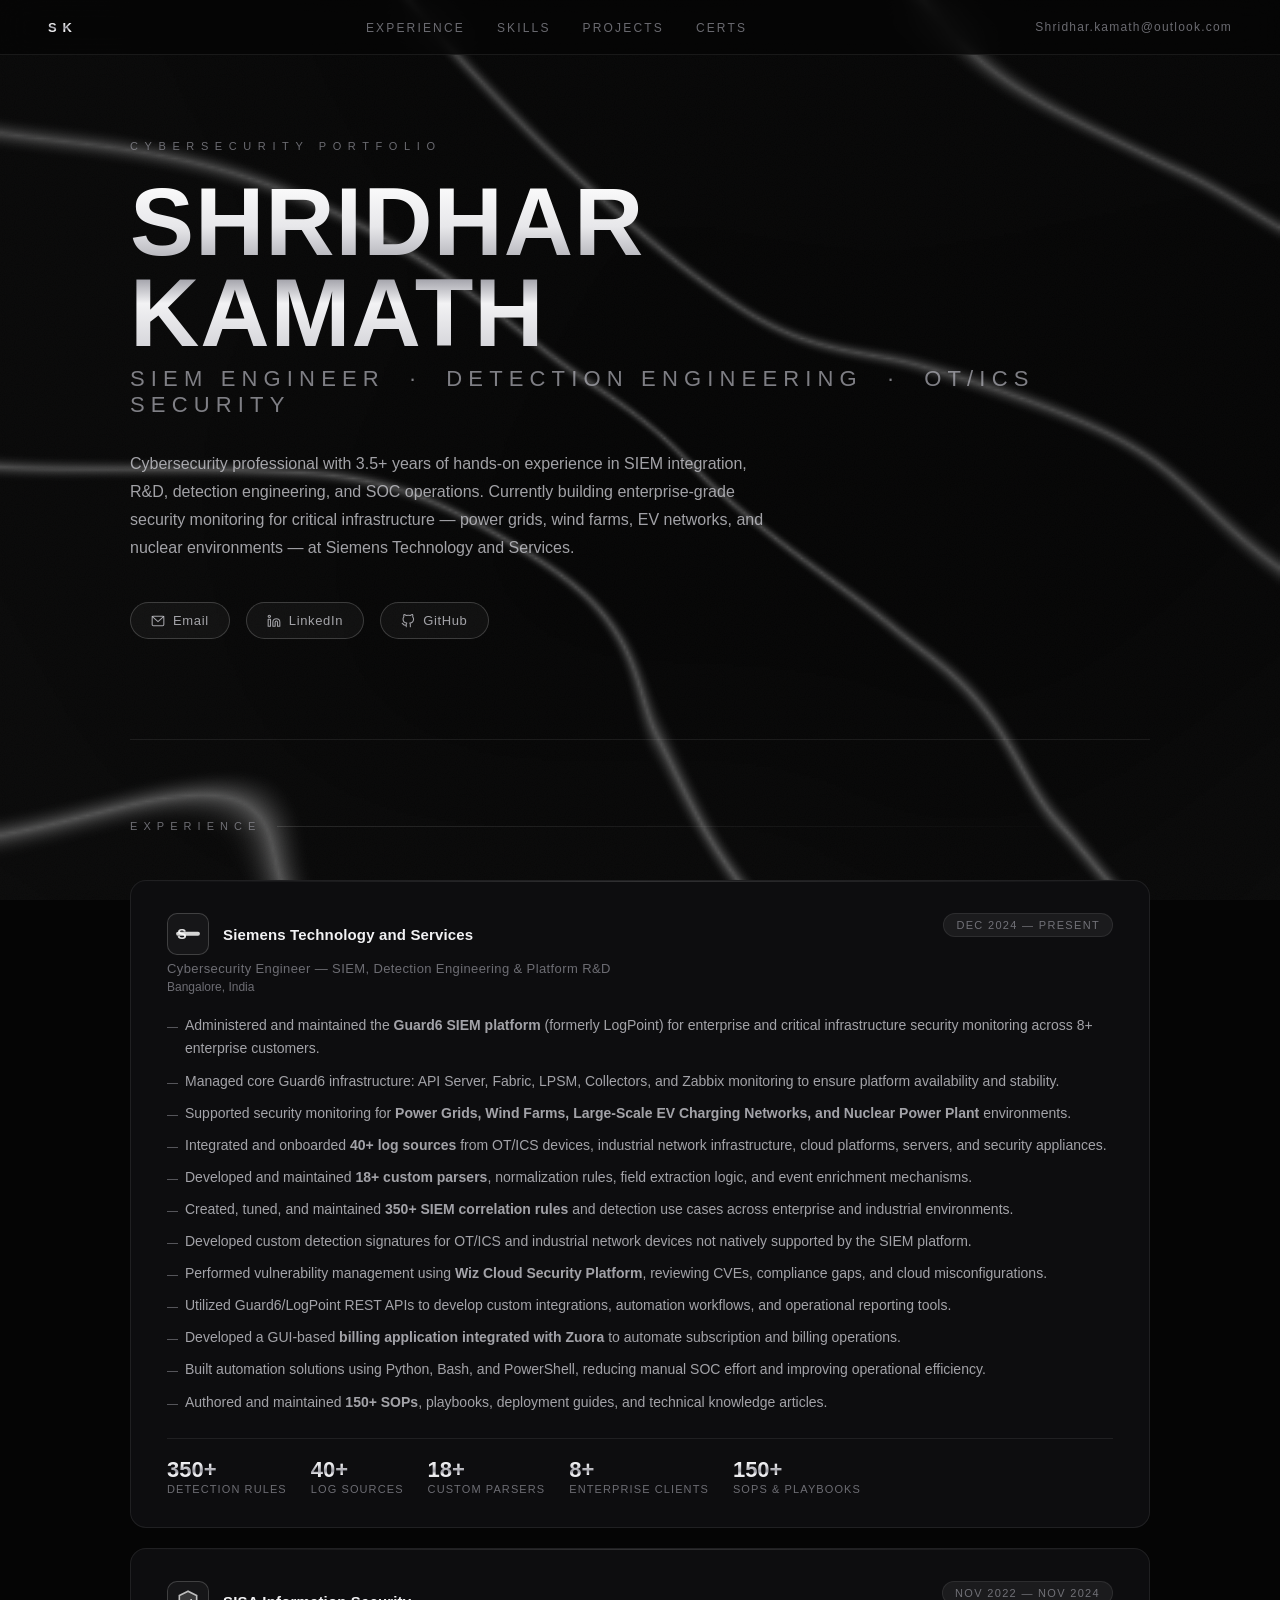
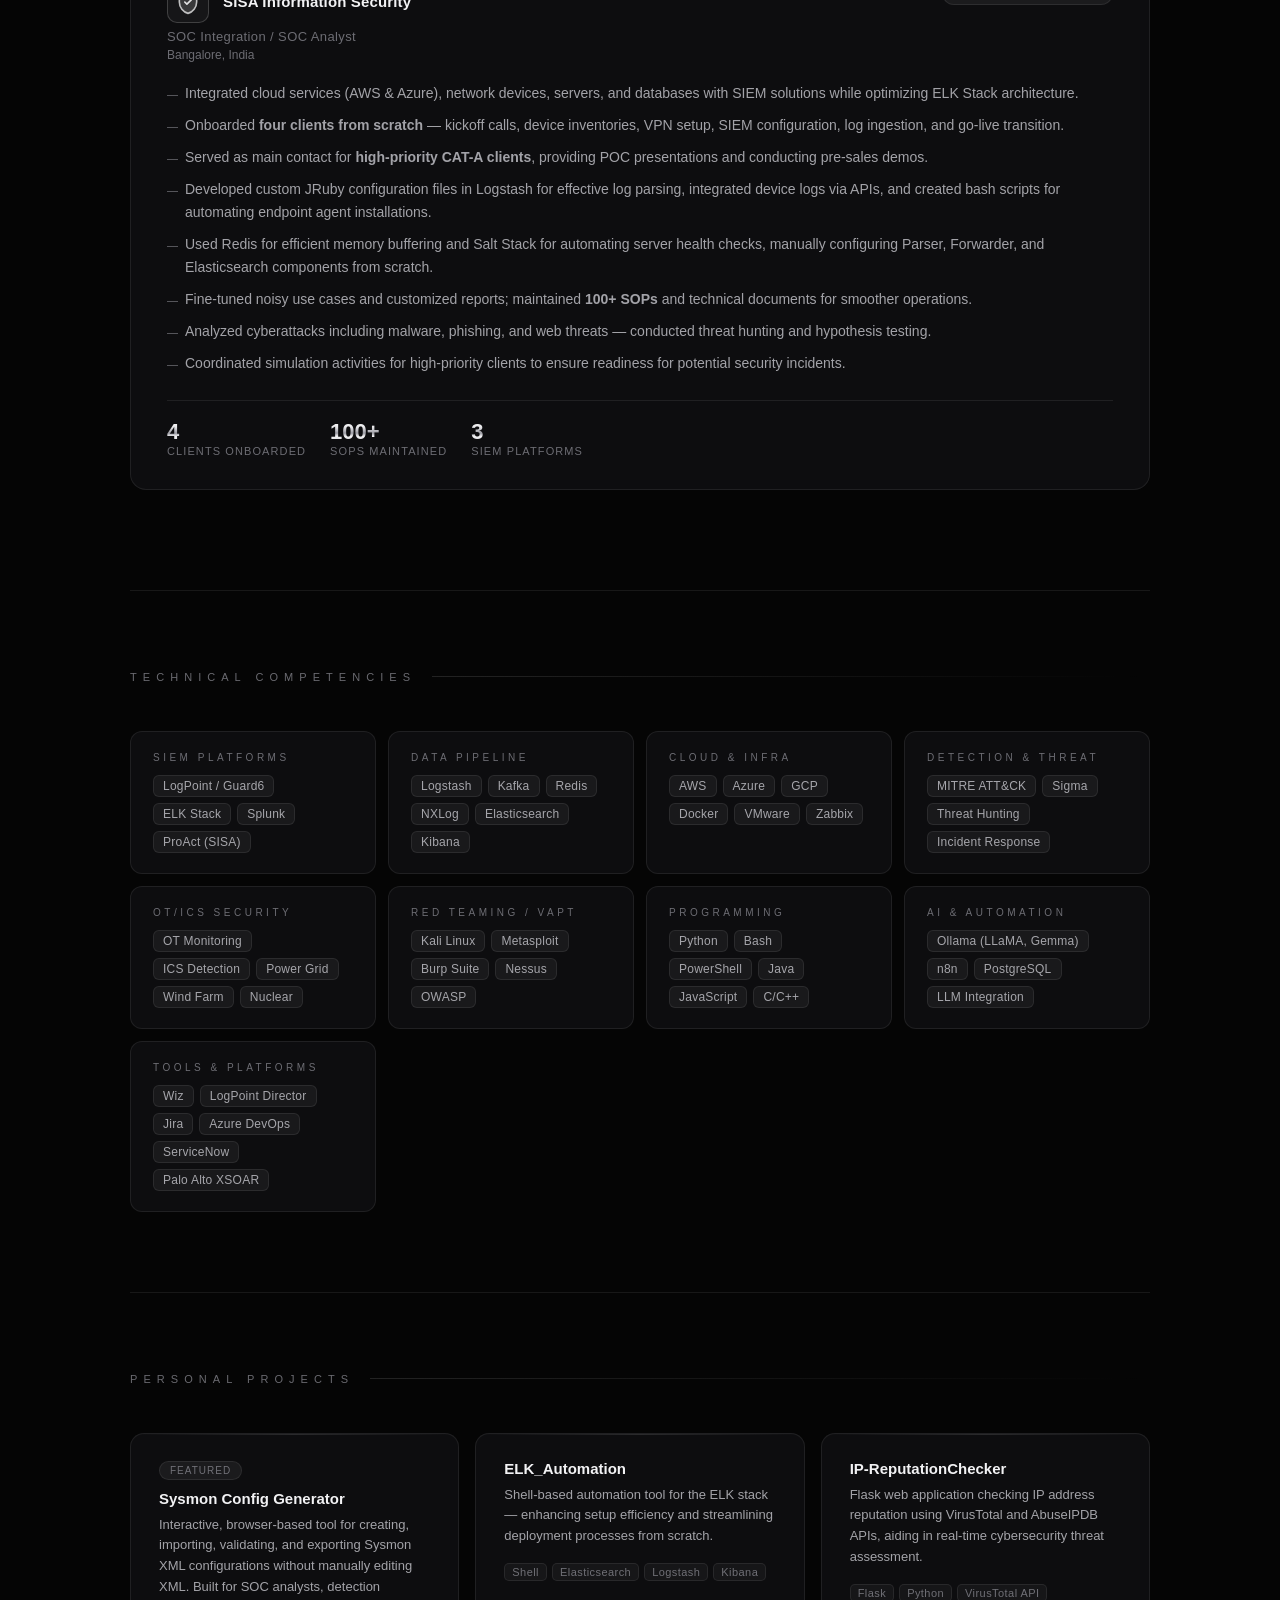
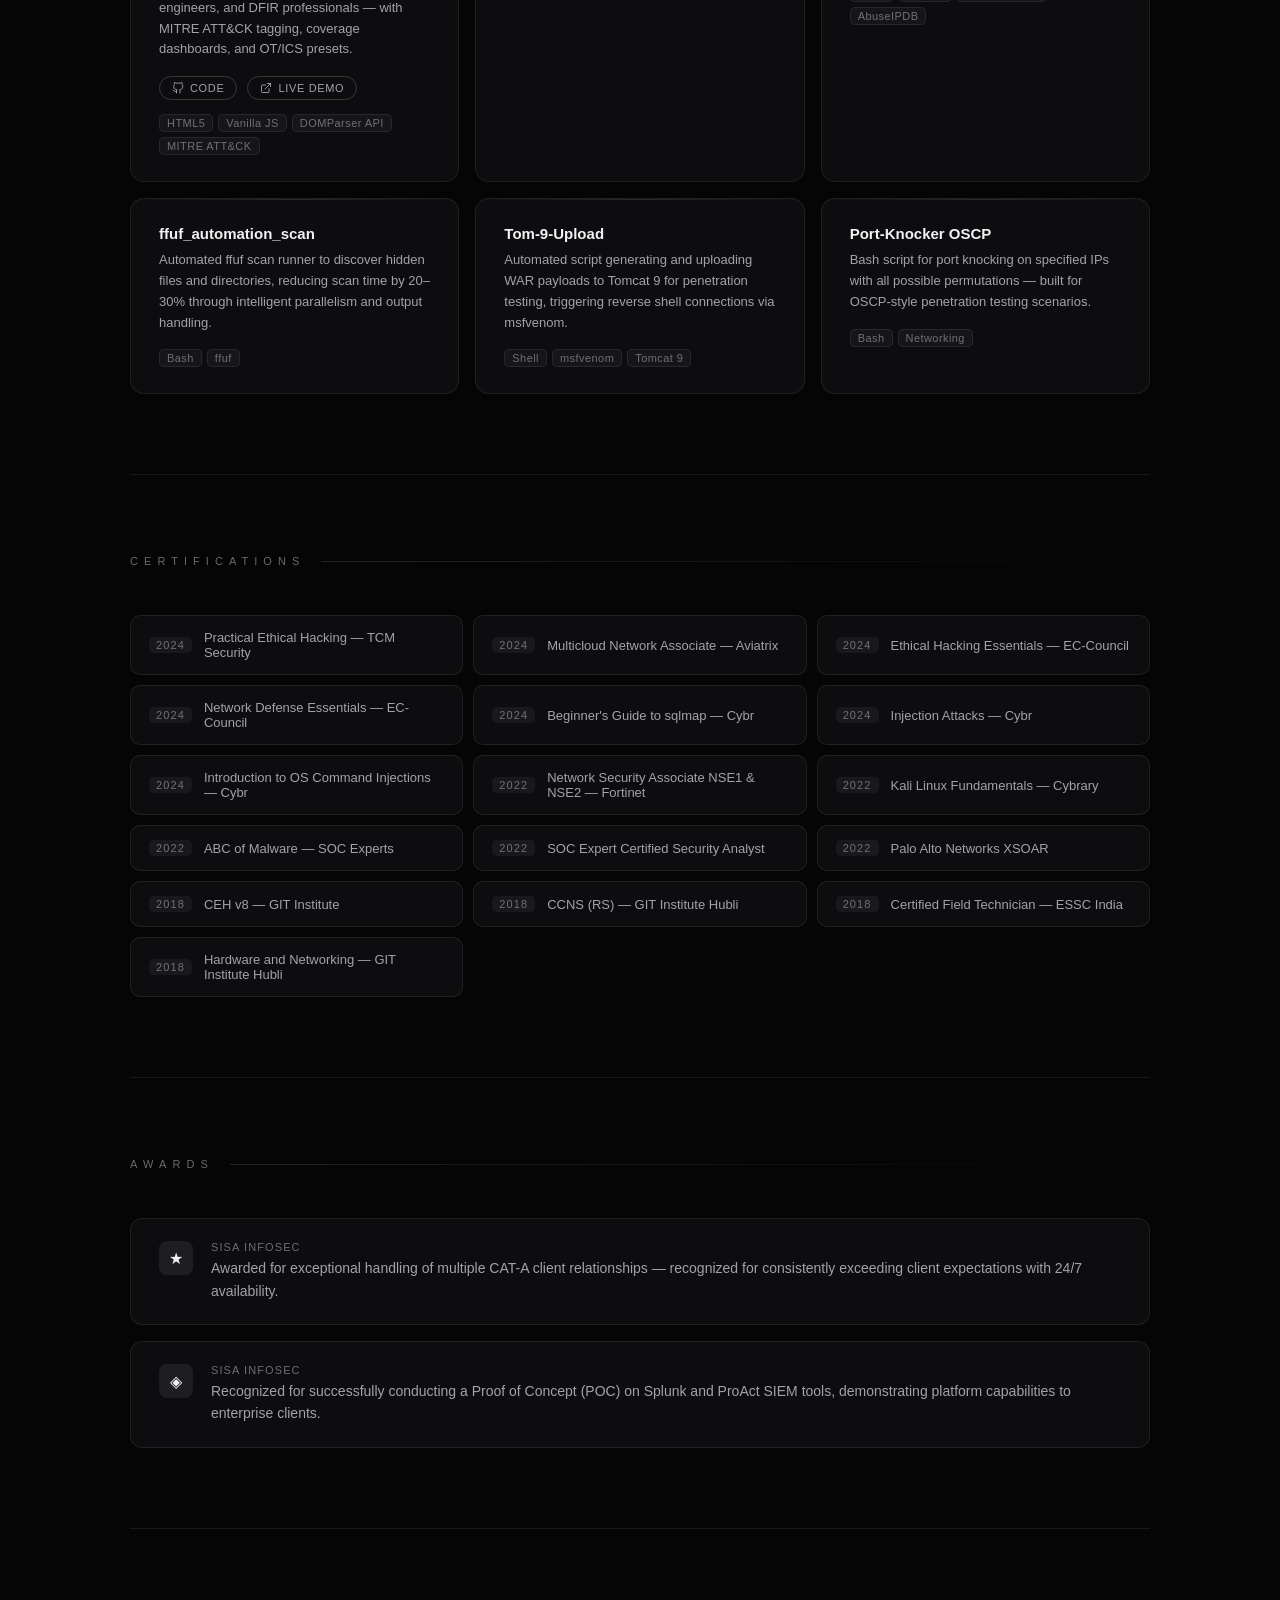
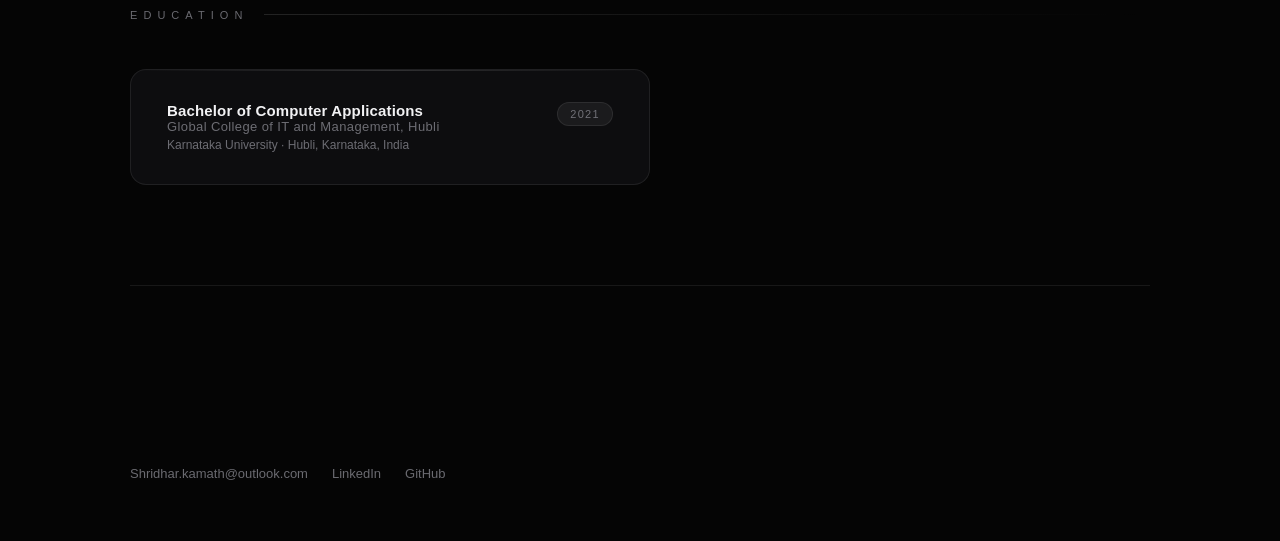
<file: portfolio.html>
<!DOCTYPE html>
<html lang="en">
<head>
<meta charset="UTF-8">
<meta name="viewport" content="width=device-width, initial-scale=1.0">
<title>Shridhar Kamath — Portfolio</title>
<style>
  :root {
    --bg: #050505;
    --surface: #0d0d0f;
    --surface2: #141416;
    --border: rgba(255,255,255,0.08);
    --border-bright: rgba(255,255,255,0.18);
    --text-primary: #f2f2f4;
    --text-secondary: rgba(205,205,212,0.78);
    --text-muted: rgba(150,150,158,0.7);
    --accent: #c8c8d0;
    --silver-grad: linear-gradient(180deg, #ffffff 0%, #e7e7ea 28%, #9a9aa2 55%, #f2f2f4 70%, #cfcfd4 100%);
    --glow: rgba(255,255,255,0.06);
  }

  *, *::before, *::after { margin: 0; padding: 0; box-sizing: border-box; }

  html { scroll-behavior: smooth; }

  body {
    background: var(--bg);
    color: var(--text-primary);
    font-family: 'Segoe UI', -apple-system, BlinkMacSystemFont, sans-serif;
    min-height: 100vh;
    overflow-x: hidden;
  }

  /* ---- BACKGROUND fluid canvas ---- */
  #bg-canvas {
    position: fixed;
    inset: 0;
    width: 100%;
    height: 100%;
    z-index: 0;
    pointer-events: none;
    opacity: 0.38;
  }

  /* ---- Mouse spotlight ---- */
  #spotlight {
    position: fixed;
    inset: 0;
    z-index: 0;
    pointer-events: none;
  }

  /* ---- BACKGROUND noise grain ---- */
  body::before {
    content: '';
    position: fixed;
    inset: 0;
    pointer-events: none;
    z-index: 0;
    opacity: 0.04;
    background-image: url("data:image/svg+xml;utf8,<svg xmlns='http://www.w3.org/2000/svg' width='120' height='120'><filter id='n'><feTurbulence type='fractalNoise' baseFrequency='0.9' numOctaves='2' stitchTiles='stitch'/></filter><rect width='100%' height='100%' filter='url(%23n)'/></svg>");
  }

  /* ---- Cursor orb ---- */
  #cursor-orb {
    position: fixed;
    width: 12px;
    height: 12px;
    border-radius: 50%;
    background: rgba(255,255,255,0.9);
    pointer-events: none;
    z-index: 9999;
    transform: translate(-50%, -50%);
    mix-blend-mode: overlay;
    opacity: 0;
    transition: opacity 0.3s ease, width 0.2s ease, height 0.2s ease;
  }

  #cursor-trail {
    position: fixed;
    width: 38px;
    height: 38px;
    border-radius: 50%;
    border: 1px solid rgba(255,255,255,0.25);
    pointer-events: none;
    z-index: 9998;
    transform: translate(-50%, -50%);
    opacity: 0;
    transition: opacity 0.3s ease;
  }

  /* ---- NAV ---- */
  nav {
    position: fixed;
    top: 0; left: 0; right: 0;
    z-index: 100;
    display: flex;
    align-items: center;
    justify-content: space-between;
    padding: 18px 48px;
    border-bottom: 1px solid var(--border);
    background: rgba(5,5,5,0.72);
    backdrop-filter: blur(18px);
  }

  .nav-logo {
    font-size: 13px;
    letter-spacing: 0.45em;
    text-transform: uppercase;
    background: var(--silver-grad);
    -webkit-background-clip: text;
    background-clip: text;
    color: transparent;
    font-weight: 700;
  }

  .nav-links {
    display: flex;
    gap: 32px;
    list-style: none;
  }

  .nav-links a {
    font-size: 12px;
    letter-spacing: 0.18em;
    text-transform: uppercase;
    color: var(--text-muted);
    text-decoration: none;
    transition: color 0.2s;
  }

  .nav-links a:hover { color: var(--text-primary); }

  .nav-contact {
    font-size: 12px;
    letter-spacing: 0.1em;
    color: var(--text-muted);
  }

  /* ---- MAIN WRAPPER ---- */
  main {
    position: relative;
    z-index: 1;
    max-width: 1100px;
    margin: 0 auto;
    padding: 0 40px 120px;
  }

  /* ---- HERO ---- */
  .hero {
    padding-top: 140px;
    padding-bottom: 100px;
    border-bottom: 1px solid var(--border);
  }

  .hero-eyebrow {
    font-size: 11px;
    letter-spacing: 0.6em;
    text-transform: uppercase;
    color: var(--text-muted);
    margin-bottom: 24px;
  }

  .hero-name {
    font-size: clamp(48px, 8vw, 96px);
    font-weight: 800;
    letter-spacing: 0.01em;
    line-height: 0.95;
    background: var(--silver-grad);
    -webkit-background-clip: text;
    background-clip: text;
    color: transparent;
    text-transform: uppercase;
    margin-bottom: 8px;
  }

  .hero-title {
    font-size: clamp(16px, 2.5vw, 22px);
    font-weight: 400;
    letter-spacing: 0.28em;
    color: rgba(190,190,200,0.65);
    text-transform: uppercase;
    margin-bottom: 32px;
  }

  .hero-summary {
    max-width: 640px;
    font-size: 16px;
    line-height: 1.75;
    color: var(--text-secondary);
    margin-bottom: 40px;
  }

  .hero-links {
    display: flex;
    gap: 16px;
    flex-wrap: wrap;
  }

  .pill-link {
    display: inline-flex;
    align-items: center;
    gap: 8px;
    padding: 10px 20px;
    border-radius: 100px;
    border: 1px solid var(--border-bright);
    background: rgba(255,255,255,0.04);
    color: var(--text-secondary);
    font-size: 13px;
    letter-spacing: 0.05em;
    text-decoration: none;
    transition: border-color 0.2s, background 0.2s, color 0.2s;
  }

  .pill-link:hover {
    border-color: rgba(255,255,255,0.45);
    background: rgba(255,255,255,0.08);
    color: var(--text-primary);
  }

  .pill-link svg {
    width: 14px; height: 14px;
    stroke: currentColor;
    fill: none;
    stroke-width: 1.8;
    stroke-linecap: round;
    stroke-linejoin: round;
  }

  /* ---- SECTIONS ---- */
  section {
    padding: 80px 0;
    border-bottom: 1px solid var(--border);
  }

  .section-label {
    font-size: 11px;
    letter-spacing: 0.55em;
    text-transform: uppercase;
    color: var(--text-muted);
    margin-bottom: 48px;
    display: flex;
    align-items: center;
    gap: 16px;
  }

  .section-label::after {
    content: '';
    flex: 1;
    height: 1px;
    background: linear-gradient(90deg, rgba(255,255,255,0.12), transparent);
  }

  /* ---- EXPERIENCE CARDS ---- */
  .exp-card {
    position: relative;
    padding: 32px 36px;
    border: 1px solid var(--border);
    border-radius: 16px;
    background: var(--surface);
    margin-bottom: 20px;
    transition: border-color 0.3s, background 0.3s;
    overflow: hidden;
  }

  .exp-card::before {
    content: '';
    position: absolute;
    top: 0; left: 0; right: 0;
    height: 1px;
    background: linear-gradient(90deg, transparent, rgba(255,255,255,0.15), transparent);
  }

  .exp-card:hover {
    border-color: rgba(255,255,255,0.16);
    background: var(--surface2);
  }

  .exp-header {
    display: flex;
    align-items: flex-start;
    justify-content: space-between;
    gap: 24px;
    margin-bottom: 20px;
  }

  .exp-company-row {
    display: flex;
    align-items: center;
    gap: 14px;
    margin-bottom: 6px;
  }

  /* Company logo circles */
  .logo-circle {
    width: 42px;
    height: 42px;
    border-radius: 10px;
    border: 1px solid var(--border-bright);
    display: flex;
    align-items: center;
    justify-content: center;
    flex-shrink: 0;
    overflow: hidden;
    background: rgba(255,255,255,0.04);
  }

  .logo-circle img {
    width: 28px;
    height: 28px;
    object-fit: contain;
    filter: brightness(0) invert(1) opacity(0.88);
  }

  /* SVG inline logos */
  .logo-circle svg {
    width: 26px;
    height: 26px;
  }

  .exp-company {
    font-size: 15px;
    font-weight: 600;
    color: var(--text-primary);
    letter-spacing: 0.01em;
  }

  .exp-role {
    font-size: 13px;
    color: var(--text-muted);
    letter-spacing: 0.03em;
    margin-bottom: 4px;
  }

  .exp-period {
    font-size: 11px;
    letter-spacing: 0.12em;
    text-transform: uppercase;
    color: var(--text-muted);
    background: rgba(255,255,255,0.06);
    border: 1px solid var(--border);
    border-radius: 100px;
    padding: 5px 12px;
    white-space: nowrap;
    flex-shrink: 0;
  }

  .exp-highlights {
    list-style: none;
    margin-top: 4px;
  }

  .exp-highlights li {
    position: relative;
    padding-left: 18px;
    margin-bottom: 9px;
    font-size: 14px;
    line-height: 1.65;
    color: var(--text-secondary);
  }

  .exp-highlights li::before {
    content: '—';
    position: absolute;
    left: 0;
    color: var(--text-muted);
    font-size: 11px;
    top: 3px;
  }

  /* Impact numbers row */
  .exp-stats {
    display: flex;
    gap: 24px;
    flex-wrap: wrap;
    margin-top: 24px;
    padding-top: 20px;
    border-top: 1px solid var(--border);
  }

  .stat-item {
    display: flex;
    flex-direction: column;
    gap: 2px;
  }

  .stat-num {
    font-size: 22px;
    font-weight: 700;
    background: var(--silver-grad);
    -webkit-background-clip: text;
    background-clip: text;
    color: transparent;
    line-height: 1;
  }

  .stat-label {
    font-size: 11px;
    letter-spacing: 0.1em;
    text-transform: uppercase;
    color: var(--text-muted);
  }

  /* ---- SKILLS GRID ---- */
  .skills-grid {
    display: grid;
    grid-template-columns: repeat(auto-fill, minmax(200px, 1fr));
    gap: 12px;
  }

  .skill-group {
    padding: 20px 22px;
    border: 1px solid var(--border);
    border-radius: 12px;
    background: var(--surface);
    transition: border-color 0.25s;
  }

  .skill-group:hover {
    border-color: rgba(255,255,255,0.16);
  }

  .skill-group-label {
    font-size: 10px;
    letter-spacing: 0.35em;
    text-transform: uppercase;
    color: var(--text-muted);
    margin-bottom: 12px;
  }

  .skill-tags {
    display: flex;
    flex-wrap: wrap;
    gap: 6px;
  }

  .tag {
    font-size: 12px;
    color: var(--text-secondary);
    background: rgba(255,255,255,0.05);
    border: 1px solid var(--border);
    border-radius: 6px;
    padding: 3px 9px;
    letter-spacing: 0.02em;
  }

  /* ---- PROJECTS ---- */
  .projects-grid {
    display: grid;
    grid-template-columns: repeat(auto-fill, minmax(280px, 1fr));
    gap: 16px;
  }

  .project-card {
    padding: 26px 28px;
    border: 1px solid var(--border);
    border-radius: 14px;
    background: var(--surface);
    transition: border-color 0.25s, background 0.25s;
    position: relative;
    overflow: hidden;
  }

  .project-card::before {
    content: '';
    position: absolute;
    top: 0; left: 0; right: 0;
    height: 1px;
    background: linear-gradient(90deg, transparent, rgba(255,255,255,0.12), transparent);
  }

  .project-card:hover {
    border-color: rgba(255,255,255,0.16);
    background: var(--surface2);
  }

  .project-name {
    font-size: 15px;
    font-weight: 600;
    color: var(--text-primary);
    margin-bottom: 8px;
  }

  .project-desc {
    font-size: 13px;
    line-height: 1.6;
    color: var(--text-secondary);
    margin-bottom: 16px;
  }

  .project-tech {
    display: flex;
    flex-wrap: wrap;
    gap: 5px;
  }

  .tech-tag {
    font-size: 11px;
    color: var(--text-muted);
    background: rgba(255,255,255,0.04);
    border: 1px solid var(--border);
    border-radius: 5px;
    padding: 2px 7px;
    letter-spacing: 0.04em;
  }

  .project-links {
    display: flex;
    gap: 10px;
    margin-bottom: 14px;
  }

  .project-links a {
    display: inline-flex;
    align-items: center;
    gap: 6px;
    font-size: 11px;
    letter-spacing: 0.06em;
    text-transform: uppercase;
    color: var(--text-secondary);
    text-decoration: none;
    border: 1px solid var(--border-bright);
    border-radius: 100px;
    padding: 5px 12px;
    transition: border-color 0.2s, background 0.2s, color 0.2s;
  }

  .project-links a:hover {
    border-color: rgba(255,255,255,0.45);
    background: rgba(255,255,255,0.08);
    color: var(--text-primary);
  }

  .project-links svg {
    width: 12px; height: 12px;
    stroke: currentColor;
    fill: none;
    stroke-width: 1.8;
    stroke-linecap: round;
    stroke-linejoin: round;
  }

  .project-badge {
    display: inline-block;
    font-size: 10px;
    letter-spacing: 0.1em;
    text-transform: uppercase;
    color: var(--text-muted);
    background: rgba(255,255,255,0.06);
    border: 1px solid var(--border);
    border-radius: 100px;
    padding: 3px 10px;
    margin-bottom: 10px;
  }

  /* ---- CERTIFICATIONS ---- */
  .certs-list {
    display: grid;
    grid-template-columns: repeat(auto-fill, minmax(300px, 1fr));
    gap: 10px;
  }

  .cert-item {
    display: flex;
    align-items: center;
    gap: 12px;
    padding: 14px 18px;
    border: 1px solid var(--border);
    border-radius: 10px;
    background: var(--surface);
    font-size: 13px;
    color: var(--text-secondary);
    transition: border-color 0.2s;
  }

  .cert-item:hover { border-color: rgba(255,255,255,0.16); }

  .cert-year {
    font-size: 11px;
    letter-spacing: 0.1em;
    color: var(--text-muted);
    background: rgba(255,255,255,0.05);
    border-radius: 5px;
    padding: 2px 7px;
    flex-shrink: 0;
  }

  /* ---- AWARDS ---- */
  .awards-list {
    display: flex;
    flex-direction: column;
    gap: 16px;
  }

  .award-item {
    display: flex;
    gap: 18px;
    align-items: flex-start;
    padding: 22px 28px;
    border: 1px solid var(--border);
    border-radius: 12px;
    background: var(--surface);
  }

  .award-icon {
    width: 34px;
    height: 34px;
    border-radius: 8px;
    background: rgba(255,255,255,0.07);
    display: flex;
    align-items: center;
    justify-content: center;
    flex-shrink: 0;
    font-size: 16px;
  }

  .award-text {
    font-size: 14px;
    line-height: 1.6;
    color: var(--text-secondary);
  }

  .award-org {
    font-size: 11px;
    letter-spacing: 0.1em;
    text-transform: uppercase;
    color: var(--text-muted);
    margin-bottom: 4px;
  }

  /* ---- FOOTER ---- */
  footer {
    position: relative;
    z-index: 1;
    padding: 60px 40px;
    max-width: 1100px;
    margin: 0 auto;
    display: flex;
    align-items: center;
    justify-content: space-between;
    flex-wrap: wrap;
    gap: 24px;
  }

  .footer-name {
    font-size: 12px;
    letter-spacing: 0.35em;
    text-transform: uppercase;
    background: var(--silver-grad);
    -webkit-background-clip: text;
    background-clip: text;
    color: transparent;
    font-weight: 700;
  }

  .footer-contact {
    display: flex;
    gap: 24px;
    flex-wrap: wrap;
  }

  .footer-contact a {
    font-size: 13px;
    color: var(--text-muted);
    text-decoration: none;
    transition: color 0.2s;
  }

  .footer-contact a:hover { color: var(--text-primary); }

  /* ---- SCROLL ANIMATIONS ---- */
  .reveal {
    opacity: 0;
    transform: translateY(24px);
    transition: opacity 0.65s ease, transform 0.65s ease;
  }

  .reveal.visible {
    opacity: 1;
    transform: none;
  }

  /* ---- MOBILE ---- */
  @media (max-width: 640px) {
    nav { padding: 16px 20px; }
    .nav-links, .nav-contact { display: none; }
    main { padding: 0 20px 80px; }
    .hero { padding-top: 100px; padding-bottom: 60px; }
    footer { padding: 40px 20px; }
    .exp-header { flex-direction: column; }
  }

  @media (prefers-reduced-motion: reduce) {
    .reveal { opacity: 1; transform: none; transition: none; }
  }

  /* ---- Card mouse-follow shimmer ---- */
  .exp-card, .skill-group, .project-card, .cert-item, .award-item {
    --cx: 50%;
    --cy: 50%;
  }

  .exp-card.card-lit,
  .skill-group.card-lit,
  .project-card.card-lit {
    border-color: rgba(255,255,255,0.22) !important;
    background-image: radial-gradient(
      280px circle at var(--cx) var(--cy),
      rgba(255,255,255,0.05) 0%,
      transparent 70%
    );
  }

  .cert-item.card-lit,
  .award-item.card-lit {
    border-color: rgba(255,255,255,0.2) !important;
    background-image: radial-gradient(
      200px circle at var(--cx) var(--cy),
      rgba(255,255,255,0.04) 0%,
      transparent 70%
    );
  }
</style>
</head>
<body>

<canvas id="bg-canvas"></canvas>
<div id="spotlight"></div>
<div id="cursor-orb"></div>
<div id="cursor-trail"></div>

<!-- NAV -->
<nav>
  <span class="nav-logo">SK</span>
  <ul class="nav-links">
    <li><a href="#experience">Experience</a></li>
    <li><a href="#skills">Skills</a></li>
    <li><a href="#projects">Projects</a></li>
    <li><a href="#certifications">Certs</a></li>
  </ul>
  <span class="nav-contact">Shridhar.kamath@outlook.com</span>
</nav>

<main>

  <!-- HERO -->
  <div class="hero reveal">
    <p class="hero-eyebrow">Cybersecurity Portfolio</p>
    <h1 class="hero-name">Shridhar<br>Kamath</h1>
    <p class="hero-title">SIEM Engineer &nbsp;·&nbsp; Detection Engineering &nbsp;·&nbsp; OT/ICS Security</p>
    <p class="hero-summary">
      Cybersecurity professional with 3.5+ years of hands-on experience in SIEM integration, R&D, detection engineering,
      and SOC operations. Currently building enterprise-grade security monitoring for critical infrastructure
      — power grids, wind farms, EV networks, and nuclear environments — at Siemens Technology and Services.
    </p>
    <div class="hero-links">
      <a class="pill-link" href="mailto:Shridhar.kamath@outlook.com">
        <svg viewBox="0 0 24 24"><rect x="2" y="4" width="20" height="16" rx="2"/><polyline points="2,4 12,13 22,4"/></svg>
        Email
      </a>
      <a class="pill-link" href="https://linkedin.com/in/shridharkamath/" target="_blank">
        <svg viewBox="0 0 24 24"><path d="M16 8a6 6 0 0 1 6 6v7h-4v-7a2 2 0 0 0-2-2 2 2 0 0 0-2 2v7h-4v-7a6 6 0 0 1 6-6z"/><rect x="2" y="9" width="4" height="12"/><circle cx="4" cy="4" r="2"/></svg>
        LinkedIn
      </a>
      <a class="pill-link" href="https://github.com/Squzu" target="_blank">
        <svg viewBox="0 0 24 24"><path d="M9 19c-5 1.5-5-2.5-7-3m14 6v-3.87a3.37 3.37 0 0 0-.94-2.61c3.14-.35 6.44-1.54 6.44-7A5.44 5.44 0 0 0 20 4.77 5.07 5.07 0 0 0 19.91 1S18.73.65 16 2.48a13.38 13.38 0 0 0-7 0C6.27.65 5.09 1 5.09 1A5.07 5.07 0 0 0 5 4.77a5.44 5.44 0 0 0-1.5 3.78c0 5.42 3.3 6.61 6.44 7A3.37 3.37 0 0 0 9 18.13V22"/></svg>
        GitHub
      </a>
    </div>
  </div>

  <!-- EXPERIENCE -->
  <section id="experience">
    <div class="section-label">Experience</div>

    <!-- Siemens -->
    <div class="exp-card reveal">
      <div class="exp-header">
        <div>
          <div class="exp-company-row">
            <div class="logo-circle">
              <!-- Siemens logo SVG -->
              <svg viewBox="0 0 24 24" fill="none" xmlns="http://www.w3.org/2000/svg">
                <rect width="24" height="24" rx="0" fill="none"/>
                <text x="2" y="17" font-size="13" font-weight="900" fill="rgba(255,255,255,0.88)" font-family="Arial,sans-serif" letter-spacing="-1">S</text>
                <!-- Siemens wordmark approximation using geometric shapes -->
                <rect x="1" y="10" width="22" height="3.5" rx="1.75" fill="rgba(255,255,255,0.82)"/>
              </svg>
            </div>
            <span class="exp-company">Siemens Technology and Services</span>
          </div>
          <div class="exp-role">Cybersecurity Engineer — SIEM, Detection Engineering &amp; Platform R&amp;D</div>
          <div style="font-size:12px; color:var(--text-muted); margin-top:2px;">Bangalore, India</div>
        </div>
        <span class="exp-period">Dec 2024 — Present</span>
      </div>

      <ul class="exp-highlights">
        <li>Administered and maintained the <strong>Guard6 SIEM platform</strong> (formerly LogPoint) for enterprise and critical infrastructure security monitoring across 8+ enterprise customers.</li>
        <li>Managed core Guard6 infrastructure: API Server, Fabric, LPSM, Collectors, and Zabbix monitoring to ensure platform availability and stability.</li>
        <li>Supported security monitoring for <strong>Power Grids, Wind Farms, Large-Scale EV Charging Networks, and Nuclear Power Plant</strong> environments.</li>
        <li>Integrated and onboarded <strong>40+ log sources</strong> from OT/ICS devices, industrial network infrastructure, cloud platforms, servers, and security appliances.</li>
        <li>Developed and maintained <strong>18+ custom parsers</strong>, normalization rules, field extraction logic, and event enrichment mechanisms.</li>
        <li>Created, tuned, and maintained <strong>350+ SIEM correlation rules</strong> and detection use cases across enterprise and industrial environments.</li>
        <li>Developed custom detection signatures for OT/ICS and industrial network devices not natively supported by the SIEM platform.</li>
        <li>Performed vulnerability management using <strong>Wiz Cloud Security Platform</strong>, reviewing CVEs, compliance gaps, and cloud misconfigurations.</li>
        <li>Utilized Guard6/LogPoint REST APIs to develop custom integrations, automation workflows, and operational reporting tools.</li>
        <li>Developed a GUI-based <strong>billing application integrated with Zuora</strong> to automate subscription and billing operations.</li>
        <li>Built automation solutions using Python, Bash, and PowerShell, reducing manual SOC effort and improving operational efficiency.</li>
        <li>Authored and maintained <strong>150+ SOPs</strong>, playbooks, deployment guides, and technical knowledge articles.</li>
      </ul>

      <div class="exp-stats">
        <div class="stat-item">
          <span class="stat-num">350+</span>
          <span class="stat-label">Detection Rules</span>
        </div>
        <div class="stat-item">
          <span class="stat-num">40+</span>
          <span class="stat-label">Log Sources</span>
        </div>
        <div class="stat-item">
          <span class="stat-num">18+</span>
          <span class="stat-label">Custom Parsers</span>
        </div>
        <div class="stat-item">
          <span class="stat-num">8+</span>
          <span class="stat-label">Enterprise Clients</span>
        </div>
        <div class="stat-item">
          <span class="stat-num">150+</span>
          <span class="stat-label">SOPs & Playbooks</span>
        </div>
      </div>
    </div>

    <!-- SISA -->
    <div class="exp-card reveal">
      <div class="exp-header">
        <div>
          <div class="exp-company-row">
            <div class="logo-circle">
              <!-- SISA shield-style icon -->
              <svg viewBox="0 0 24 24" fill="none">
                <path d="M12 2L4 6v6c0 5 3.5 9.3 8 10.5C16.5 21.3 20 17 20 12V6L12 2z" fill="rgba(255,255,255,0.15)" stroke="rgba(255,255,255,0.7)" stroke-width="1.5"/>
                <path d="M9 12l2 2 4-4" stroke="rgba(255,255,255,0.85)" stroke-width="1.5" stroke-linecap="round" stroke-linejoin="round"/>
              </svg>
            </div>
            <span class="exp-company">SISA Information Security</span>
          </div>
          <div class="exp-role">SOC Integration / SOC Analyst</div>
          <div style="font-size:12px; color:var(--text-muted); margin-top:2px;">Bangalore, India</div>
        </div>
        <span class="exp-period">Nov 2022 — Nov 2024</span>
      </div>

      <ul class="exp-highlights">
        <li>Integrated cloud services (AWS &amp; Azure), network devices, servers, and databases with SIEM solutions while optimizing ELK Stack architecture.</li>
        <li>Onboarded <strong>four clients from scratch</strong> — kickoff calls, device inventories, VPN setup, SIEM configuration, log ingestion, and go-live transition.</li>
        <li>Served as main contact for <strong>high-priority CAT-A clients</strong>, providing POC presentations and conducting pre-sales demos.</li>
        <li>Developed custom JRuby configuration files in Logstash for effective log parsing, integrated device logs via APIs, and created bash scripts for automating endpoint agent installations.</li>
        <li>Used Redis for efficient memory buffering and Salt Stack for automating server health checks, manually configuring Parser, Forwarder, and Elasticsearch components from scratch.</li>
        <li>Fine-tuned noisy use cases and customized reports; maintained <strong>100+ SOPs</strong> and technical documents for smoother operations.</li>
        <li>Analyzed cyberattacks including malware, phishing, and web threats — conducted threat hunting and hypothesis testing.</li>
        <li>Coordinated simulation activities for high-priority clients to ensure readiness for potential security incidents.</li>
      </ul>

      <div class="exp-stats">
        <div class="stat-item">
          <span class="stat-num">4</span>
          <span class="stat-label">Clients Onboarded</span>
        </div>
        <div class="stat-item">
          <span class="stat-num">100+</span>
          <span class="stat-label">SOPs Maintained</span>
        </div>
        <div class="stat-item">
          <span class="stat-num">3</span>
          <span class="stat-label">SIEM Platforms</span>
        </div>
      </div>
    </div>
  </section>

  <!-- SKILLS -->
  <section id="skills">
    <div class="section-label">Technical Competencies</div>
    <div class="skills-grid">
      <div class="skill-group reveal">
        <div class="skill-group-label">SIEM Platforms</div>
        <div class="skill-tags">
          <span class="tag">LogPoint / Guard6</span>
          <span class="tag">ELK Stack</span>
          <span class="tag">Splunk</span>
          <span class="tag">ProAct (SISA)</span>
        </div>
      </div>
      <div class="skill-group reveal">
        <div class="skill-group-label">Data Pipeline</div>
        <div class="skill-tags">
          <span class="tag">Logstash</span>
          <span class="tag">Kafka</span>
          <span class="tag">Redis</span>
          <span class="tag">NXLog</span>
          <span class="tag">Elasticsearch</span>
          <span class="tag">Kibana</span>
        </div>
      </div>
      <div class="skill-group reveal">
        <div class="skill-group-label">Cloud &amp; Infra</div>
        <div class="skill-tags">
          <span class="tag">AWS</span>
          <span class="tag">Azure</span>
          <span class="tag">GCP</span>
          <span class="tag">Docker</span>
          <span class="tag">VMware</span>
          <span class="tag">Zabbix</span>
        </div>
      </div>
      <div class="skill-group reveal">
        <div class="skill-group-label">Detection &amp; Threat</div>
        <div class="skill-tags">
          <span class="tag">MITRE ATT&amp;CK</span>
          <span class="tag">Sigma</span>
          <span class="tag">Threat Hunting</span>
          <span class="tag">Incident Response</span>
        </div>
      </div>
      <div class="skill-group reveal">
        <div class="skill-group-label">OT/ICS Security</div>
        <div class="skill-tags">
          <span class="tag">OT Monitoring</span>
          <span class="tag">ICS Detection</span>
          <span class="tag">Power Grid</span>
          <span class="tag">Wind Farm</span>
          <span class="tag">Nuclear</span>
        </div>
      </div>
      <div class="skill-group reveal">
        <div class="skill-group-label">Red Teaming / VAPT</div>
        <div class="skill-tags">
          <span class="tag">Kali Linux</span>
          <span class="tag">Metasploit</span>
          <span class="tag">Burp Suite</span>
          <span class="tag">Nessus</span>
          <span class="tag">OWASP</span>
        </div>
      </div>
      <div class="skill-group reveal">
        <div class="skill-group-label">Programming</div>
        <div class="skill-tags">
          <span class="tag">Python</span>
          <span class="tag">Bash</span>
          <span class="tag">PowerShell</span>
          <span class="tag">Java</span>
          <span class="tag">JavaScript</span>
          <span class="tag">C/C++</span>
        </div>
      </div>
      <div class="skill-group reveal">
        <div class="skill-group-label">AI &amp; Automation</div>
        <div class="skill-tags">
          <span class="tag">Ollama (LLaMA, Gemma)</span>
          <span class="tag">n8n</span>
          <span class="tag">PostgreSQL</span>
          <span class="tag">LLM Integration</span>
        </div>
      </div>
      <div class="skill-group reveal">
        <div class="skill-group-label">Tools &amp; Platforms</div>
        <div class="skill-tags">
          <span class="tag">Wiz</span>
          <span class="tag">LogPoint Director</span>
          <span class="tag">Jira</span>
          <span class="tag">Azure DevOps</span>
          <span class="tag">ServiceNow</span>
          <span class="tag">Palo Alto XSOAR</span>
        </div>
      </div>
    </div>
  </section>

  <!-- PROJECTS -->
  <section id="projects">
    <div class="section-label">Personal Projects</div>
    <div class="projects-grid">
      <div class="project-card reveal">
        <span class="project-badge">Featured</span>
        <div class="project-name">Sysmon Config Generator</div>
        <div class="project-desc">Interactive, browser-based tool for creating, importing, validating, and exporting Sysmon XML configurations without manually editing XML. Built for SOC analysts, detection engineers, and DFIR professionals — with MITRE ATT&amp;CK tagging, coverage dashboards, and OT/ICS presets.</div>
        <div class="project-links">
          <a href="https://github.com/Squzu/sysmon-config-generator" target="_blank">
            <svg viewBox="0 0 24 24"><path d="M9 19c-5 1.5-5-2.5-7-3m14 6v-3.87a3.37 3.37 0 0 0-.94-2.61c3.14-.35 6.44-1.54 6.44-7A5.44 5.44 0 0 0 20 4.77 5.07 5.07 0 0 0 19.91 1S18.73.65 16 2.48a13.38 13.38 0 0 0-7 0C6.27.65 5.09 1 5.09 1A5.07 5.07 0 0 0 5 4.77a5.44 5.44 0 0 0-1.5 3.78c0 5.42 3.3 6.61 6.44 7A3.37 3.37 0 0 0 9 18.13V22"/></svg>
            Code
          </a>
          <a href="https://squzu.qzz.io/sysmon-config-generator" target="_blank">
            <svg viewBox="0 0 24 24"><path d="M18 13v6a2 2 0 0 1-2 2H5a2 2 0 0 1-2-2V8a2 2 0 0 1 2-2h6"/><polyline points="15,3 21,3 21,9"/><line x1="10" y1="14" x2="21" y2="3"/></svg>
            Live Demo
          </a>
        </div>
        <div class="project-tech">
          <span class="tech-tag">HTML5</span>
          <span class="tech-tag">Vanilla JS</span>
          <span class="tech-tag">DOMParser API</span>
          <span class="tech-tag">MITRE ATT&amp;CK</span>
        </div>
      </div>
      <div class="project-card reveal">
        <div class="project-name">ELK_Automation</div>
        <div class="project-desc">Shell-based automation tool for the ELK stack — enhancing setup efficiency and streamlining deployment processes from scratch.</div>
        <div class="project-tech">
          <span class="tech-tag">Shell</span>
          <span class="tech-tag">Elasticsearch</span>
          <span class="tech-tag">Logstash</span>
          <span class="tech-tag">Kibana</span>
        </div>
      </div>
      <div class="project-card reveal">
        <div class="project-name">IP-ReputationChecker</div>
        <div class="project-desc">Flask web application checking IP address reputation using VirusTotal and AbuseIPDB APIs, aiding in real-time cybersecurity threat assessment.</div>
        <div class="project-tech">
          <span class="tech-tag">Flask</span>
          <span class="tech-tag">Python</span>
          <span class="tech-tag">VirusTotal API</span>
          <span class="tech-tag">AbuseIPDB</span>
        </div>
      </div>
      <div class="project-card reveal">
        <div class="project-name">ffuf_automation_scan</div>
        <div class="project-desc">Automated ffuf scan runner to discover hidden files and directories, reducing scan time by 20–30% through intelligent parallelism and output handling.</div>
        <div class="project-tech">
          <span class="tech-tag">Bash</span>
          <span class="tech-tag">ffuf</span>
        </div>
      </div>
      <div class="project-card reveal">
        <div class="project-name">Tom-9-Upload</div>
        <div class="project-desc">Automated script generating and uploading WAR payloads to Tomcat 9 for penetration testing, triggering reverse shell connections via msfvenom.</div>
        <div class="project-tech">
          <span class="tech-tag">Shell</span>
          <span class="tech-tag">msfvenom</span>
          <span class="tech-tag">Tomcat 9</span>
        </div>
      </div>
      <div class="project-card reveal">
        <div class="project-name">Port-Knocker OSCP</div>
        <div class="project-desc">Bash script for port knocking on specified IPs with all possible permutations — built for OSCP-style penetration testing scenarios.</div>
        <div class="project-tech">
          <span class="tech-tag">Bash</span>
          <span class="tech-tag">Networking</span>
        </div>
      </div>
    </div>
  </section>

  <!-- CERTIFICATIONS -->
  <section id="certifications">
    <div class="section-label">Certifications</div>
    <div class="certs-list">
      <div class="cert-item reveal"><span class="cert-year">2024</span>Practical Ethical Hacking — TCM Security</div>
      <div class="cert-item reveal"><span class="cert-year">2024</span>Multicloud Network Associate — Aviatrix</div>
      <div class="cert-item reveal"><span class="cert-year">2024</span>Ethical Hacking Essentials — EC-Council</div>
      <div class="cert-item reveal"><span class="cert-year">2024</span>Network Defense Essentials — EC-Council</div>
      <div class="cert-item reveal"><span class="cert-year">2024</span>Beginner's Guide to sqlmap — Cybr</div>
      <div class="cert-item reveal"><span class="cert-year">2024</span>Injection Attacks — Cybr</div>
      <div class="cert-item reveal"><span class="cert-year">2024</span>Introduction to OS Command Injections — Cybr</div>
      <div class="cert-item reveal"><span class="cert-year">2022</span>Network Security Associate NSE1 &amp; NSE2 — Fortinet</div>
      <div class="cert-item reveal"><span class="cert-year">2022</span>Kali Linux Fundamentals — Cybrary</div>
      <div class="cert-item reveal"><span class="cert-year">2022</span>ABC of Malware — SOC Experts</div>
      <div class="cert-item reveal"><span class="cert-year">2022</span>SOC Expert Certified Security Analyst</div>
      <div class="cert-item reveal"><span class="cert-year">2022</span>Palo Alto Networks XSOAR</div>
      <div class="cert-item reveal"><span class="cert-year">2018</span>CEH v8 — GIT Institute</div>
      <div class="cert-item reveal"><span class="cert-year">2018</span>CCNS (RS) — GIT Institute Hubli</div>
      <div class="cert-item reveal"><span class="cert-year">2018</span>Certified Field Technician — ESSC India</div>
      <div class="cert-item reveal"><span class="cert-year">2018</span>Hardware and Networking — GIT Institute Hubli</div>
    </div>
  </section>

  <!-- AWARDS -->
  <section id="awards">
    <div class="section-label">Awards</div>
    <div class="awards-list">
      <div class="award-item reveal">
        <div class="award-icon">★</div>
        <div>
          <div class="award-org">SISA Infosec</div>
          <div class="award-text">Awarded for exceptional handling of multiple CAT-A client relationships — recognized for consistently exceeding client expectations with 24/7 availability.</div>
        </div>
      </div>
      <div class="award-item reveal">
        <div class="award-icon">◈</div>
        <div>
          <div class="award-org">SISA Infosec</div>
          <div class="award-text">Recognized for successfully conducting a Proof of Concept (POC) on Splunk and ProAct SIEM tools, demonstrating platform capabilities to enterprise clients.</div>
        </div>
      </div>
    </div>
  </section>

  <!-- EDUCATION -->
  <section>
    <div class="section-label">Education</div>
    <div class="exp-card reveal" style="max-width:520px;">
      <div class="exp-header" style="margin-bottom:0;">
        <div>
          <div class="exp-company">Bachelor of Computer Applications</div>
          <div class="exp-role">Global College of IT and Management, Hubli</div>
          <div style="font-size:12px; color:var(--text-muted); margin-top:4px;">Karnataka University · Hubli, Karnataka, India</div>
        </div>
        <span class="exp-period">2021</span>
      </div>
    </div>
  </section>

</main>

<!-- FOOTER -->
<footer>
  <div class="footer-contact">
    <a href="mailto:Shridhar.kamath@outlook.com">Shridhar.kamath@outlook.com</a>
    <a href="https://linkedin.com/in/shridharkamath/" target="_blank">LinkedIn</a>
    <a href="https://github.com/Squzu" target="_blank">GitHub</a>
  </div>
</footer>

<script>
/* =========================================================
   FLUID SATIN BACKGROUND — same WebGL as landing page
   ========================================================= */
(function() {
  const canvas = document.getElementById('bg-canvas');
  const gl = canvas.getContext('webgl', {antialias:false, alpha:false}) ||
             canvas.getContext('experimental-webgl', {antialias:false, alpha:false});

  let W, H;
  const RENDER_SCALE = 0.35;

  function resize(){
    const DPR = Math.min(window.devicePixelRatio || 1, 1.3);
    W = window.innerWidth;
    H = window.innerHeight;
    canvas.width = Math.max(100, Math.round(W * DPR * RENDER_SCALE));
    canvas.height = Math.max(100, Math.round(H * DPR * RENDER_SCALE));
    canvas.style.width = W + 'px';
    canvas.style.height = H + 'px';
    if(gl) gl.viewport(0, 0, canvas.width, canvas.height);
  }

  if(!gl) {
    canvas.style.background = '#050505';
    return;
  }

  resize();
  window.addEventListener('resize', resize);

  const vertSrc = `
    attribute vec2 aPos;
    void main(){ gl_Position = vec4(aPos, 0.0, 1.0); }
  `;

  const fragSrc = `
    precision highp float;
    uniform vec2 uRes;
    uniform float uTime;
    uniform vec2 uMouse;

    vec2 hash2(vec2 p){
      p = vec2(dot(p, vec2(127.1,311.7)), dot(p, vec2(269.5,183.3)));
      return -1.0 + 2.0 * fract(sin(p) * 43758.5453123);
    }
    float noise(vec2 p){
      vec2 i = floor(p); vec2 f = fract(p);
      vec2 u = f*f*(3.0-2.0*f);
      float a = dot(hash2(i+vec2(0,0)),f-vec2(0,0));
      float b = dot(hash2(i+vec2(1,0)),f-vec2(1,0));
      float c = dot(hash2(i+vec2(0,1)),f-vec2(0,1));
      float d = dot(hash2(i+vec2(1,1)),f-vec2(1,1));
      return mix(mix(a,b,u.x),mix(c,d,u.x),u.y);
    }
    float fbm(vec2 p, int oct){
      float v=0.,amp=0.5,freq=1.,sum=0.;
      for(int i=0;i<6;i++){
        if(i>=oct) break;
        v += noise(p*freq)*amp; sum+=amp; amp*=0.55; freq*=2.;
      }
      return v/sum;
    }
    void main(){
      vec2 uv = gl_FragCoord.xy/uRes;
      float asp = uRes.x/uRes.y;
      vec2 nuv = vec2(uv.x*asp, uv.y);
      float t = uTime;
      vec2 m = vec2(uMouse.x*asp, uMouse.y);
      float wx = fbm(nuv*0.55+vec2(t*0.4,t*0.28),2);
      float wy = fbm(nuv*0.55+vec2(7.1+t*0.32,2.3+t*0.24),2);
      vec2 md = nuv - m;
      float mf = exp(-dot(md,md)*7.0);
      vec2 wuv = nuv + vec2(wx,wy)*0.85 + md*mf*0.5;
      float ca=cos(-0.42), sa=sin(-0.42);
      float along = wuv.x*ca+wuv.y*sa;
      float across = -wuv.x*sa+wuv.y*ca;
      float fw = fbm(wuv*1.8+vec2(t*0.5,t*0.36),2)*0.18;
      float ridge = sin((across+fw)*9.5+sin(along*1.3+t*0.6)*0.9);
      float bodyN = fbm(wuv*0.6+vec2(t*0.15,t*0.11),2);
      float body = pow(max(0.,(.5+bodyN*.5)),2.)*0.46;
      float line = pow(max(0.,1.-abs(ridge)/0.16),2.);
      float gate = max(0.15, fbm(nuv*0.5+vec2(19.+t*0.05,31.+t*0.04),1)*0.5+0.75);
      float v = clamp(body*0.667+line*gate, 0., 1.);
      gl_FragColor = vec4(v,v,v,1.0);
    }
  `;

  function makeShader(type, src){
    const sh = gl.createShader(type);
    gl.shaderSource(sh, src);
    gl.compileShader(sh);
    return sh;
  }

  const prog = gl.createProgram();
  gl.attachShader(prog, makeShader(gl.VERTEX_SHADER, vertSrc));
  gl.attachShader(prog, makeShader(gl.FRAGMENT_SHADER, fragSrc));
  gl.linkProgram(prog);
  gl.useProgram(prog);

  const buf = gl.createBuffer();
  gl.bindBuffer(gl.ARRAY_BUFFER, buf);
  gl.bufferData(gl.ARRAY_BUFFER, new Float32Array([-1,-1,1,-1,-1,1,1,1]), gl.STATIC_DRAW);
  const aPos = gl.getAttribLocation(prog, 'aPos');
  gl.enableVertexAttribArray(aPos);
  gl.vertexAttribPointer(aPos, 2, gl.FLOAT, false, 0, 0);

  const uRes = gl.getUniformLocation(prog, 'uRes');
  const uTime = gl.getUniformLocation(prog, 'uTime');
  const uMouse = gl.getUniformLocation(prog, 'uMouse');

  let mouse = {x:0.5, y:0.5}, smooth = {x:0.5, y:0.5};

  window.addEventListener('mousemove', e => {
    mouse.x = e.clientX / window.innerWidth;
    mouse.y = 1 - e.clientY / window.innerHeight;
  });
  window.addEventListener('touchmove', e => {
    if(e.touches[0]) {
      mouse.x = e.touches[0].clientX / window.innerWidth;
      mouse.y = 1 - e.touches[0].clientY / window.innerHeight;
    }
  }, {passive:true});

  // Expose mouse for spotlight
  window._bgMouse = mouse;
  window._bgSmooth = smooth;

  const t0 = performance.now();
  function render(now){
    smooth.x += (mouse.x - smooth.x) * 0.04;
    smooth.y += (mouse.y - smooth.y) * 0.04;
    const t = (now - t0) * 0.000032;
    gl.uniform2f(uRes, canvas.width, canvas.height);
    gl.uniform1f(uTime, t);
    gl.uniform2f(uMouse, smooth.x, smooth.y);
    gl.drawArrays(gl.TRIANGLE_STRIP, 0, 4);
    requestAnimationFrame(render);
  }
  requestAnimationFrame(render);
})();

/* =========================================================
   SPOTLIGHT + CURSOR ORB — mouse-reactive overlay
   ========================================================= */
(function() {
  const spotlight = document.getElementById('spotlight');
  const orb = document.getElementById('cursor-orb');
  const trail = document.getElementById('cursor-trail');

  let mx = window.innerWidth/2, my = window.innerHeight/2;
  let ox = mx, oy = my;   // orb pos (instant)
  let tx = mx, ty = my;   // trail pos (lagged)
  let rafId;

  function onMove(cx, cy) {
    mx = cx; my = cy;
    orb.style.opacity = '1';
    trail.style.opacity = '1';
    // Spotlight via CSS custom props
    spotlight.style.background =
      `radial-gradient(650px circle at ${cx}px ${cy}px,
        rgba(255,255,255,0.052) 0%,
        rgba(255,255,255,0.016) 35%,
        transparent 70%)`;
  }

  window.addEventListener('mousemove', e => onMove(e.clientX, e.clientY));
  window.addEventListener('touchmove', e => {
    if(e.touches[0]) onMove(e.touches[0].clientX, e.touches[0].clientY);
  }, {passive:true});

  window.addEventListener('mouseleave', () => {
    orb.style.opacity = '0';
    trail.style.opacity = '0';
  });

  // Card shimmer — highlight cards under cursor
  const cards = document.querySelectorAll('.exp-card, .skill-group, .project-card, .cert-item, .award-item');
  cards.forEach(card => {
    card.addEventListener('mousemove', e => {
      const r = card.getBoundingClientRect();
      const x = ((e.clientX - r.left) / r.width * 100).toFixed(1);
      const y = ((e.clientY - r.top) / r.height * 100).toFixed(1);
      card.style.setProperty('--cx', x + '%');
      card.style.setProperty('--cy', y + '%');
      card.classList.add('card-lit');
    });
    card.addEventListener('mouseleave', () => card.classList.remove('card-lit'));
  });

  function tick() {
    // Orb follows instantly
    ox += (mx - ox) * 0.88;
    oy += (my - oy) * 0.88;
    orb.style.left = ox + 'px';
    orb.style.top  = oy + 'px';

    // Trail lags
    tx += (mx - tx) * 0.12;
    ty += (my - ty) * 0.12;
    trail.style.left = tx + 'px';
    trail.style.top  = ty + 'px';

    requestAnimationFrame(tick);
  }
  tick();
})();

/* =========================================================
   SCROLL REVEALS
   ========================================================= */
const reveals = document.querySelectorAll('.reveal');
const revealObserver = new IntersectionObserver((entries) => {
  entries.forEach(entry => {
    if (entry.isIntersecting) {
      setTimeout(() => entry.target.classList.add('visible'),
        entry.target.dataset.delay || 0);
      revealObserver.unobserve(entry.target);
    }
  });
}, { threshold: 0.12, rootMargin: '0px 0px -40px 0px' });

document.querySelectorAll('.skills-grid, .projects-grid, .certs-list, .awards-list').forEach(parent => {
  parent.querySelectorAll('.reveal').forEach((el, i) => { el.dataset.delay = i * 60; });
});

reveals.forEach(el => revealObserver.observe(el));
</script>

</body>
</html>
</file>
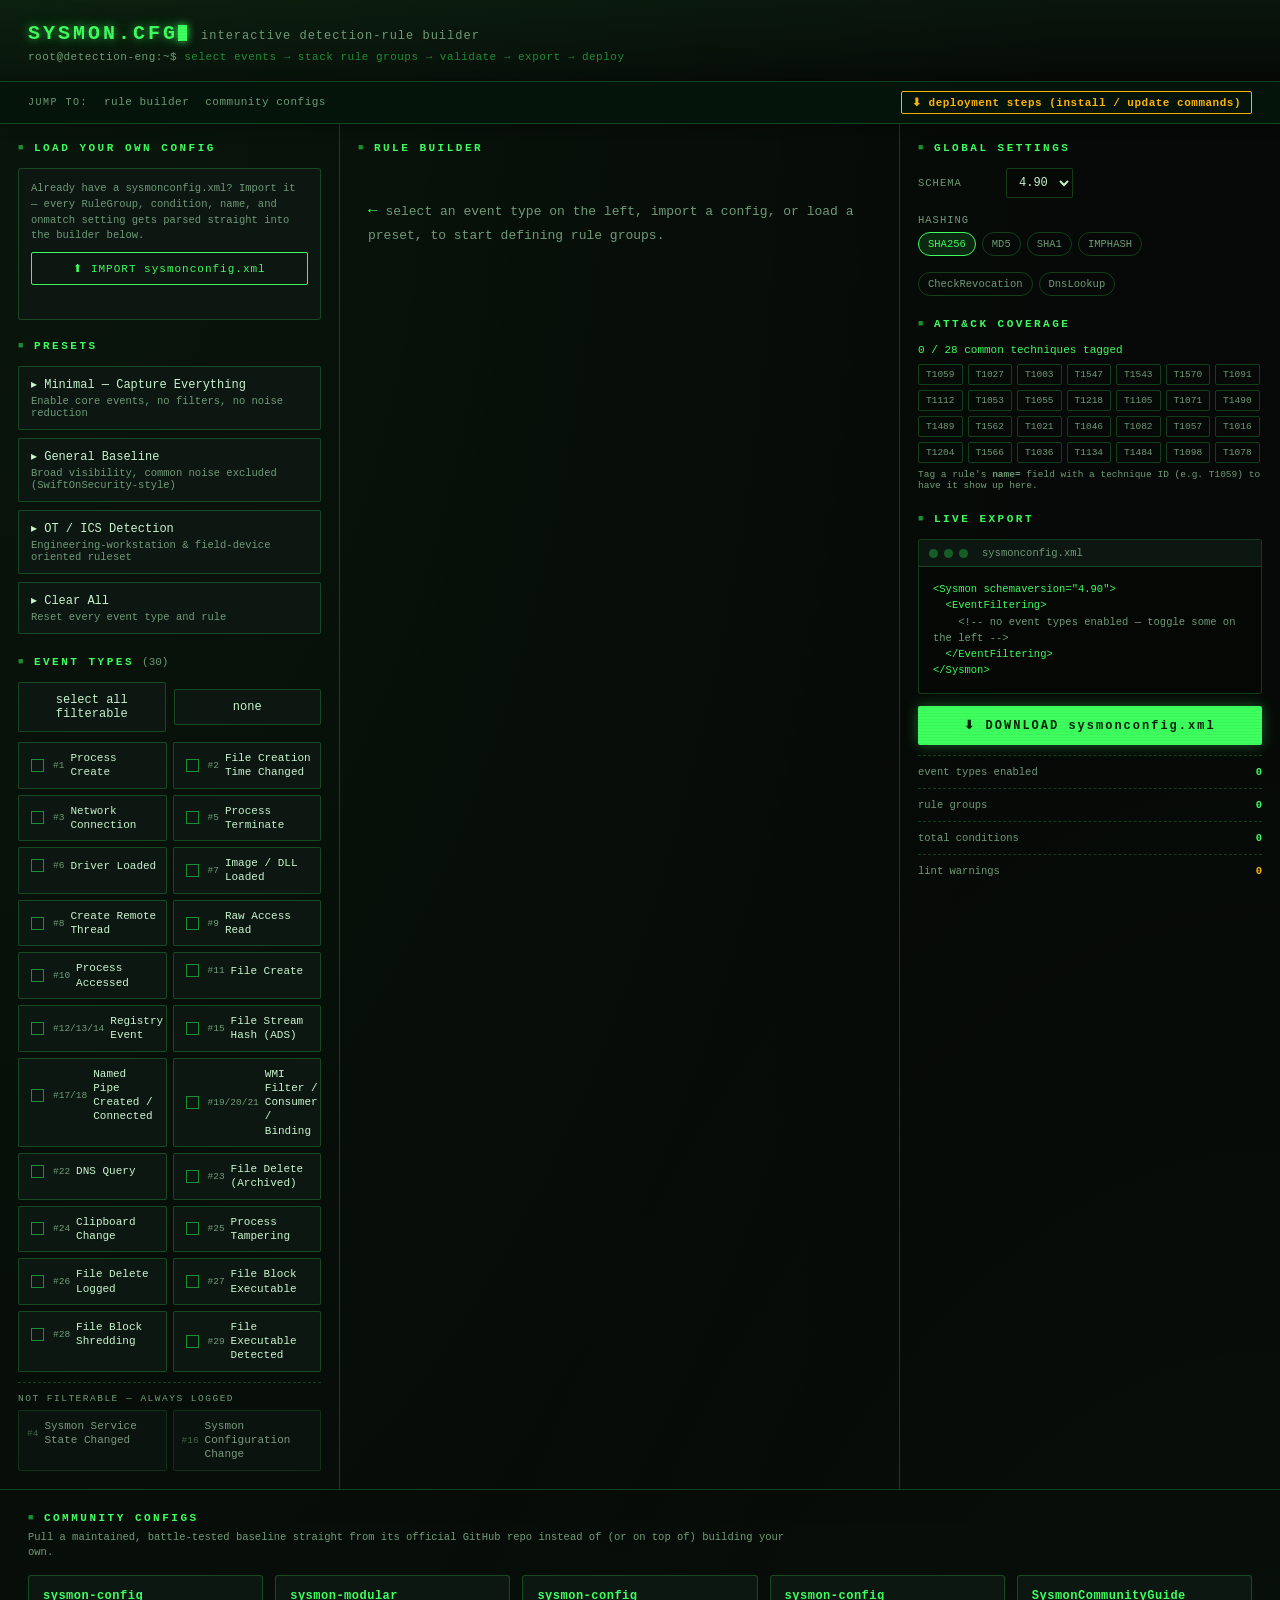
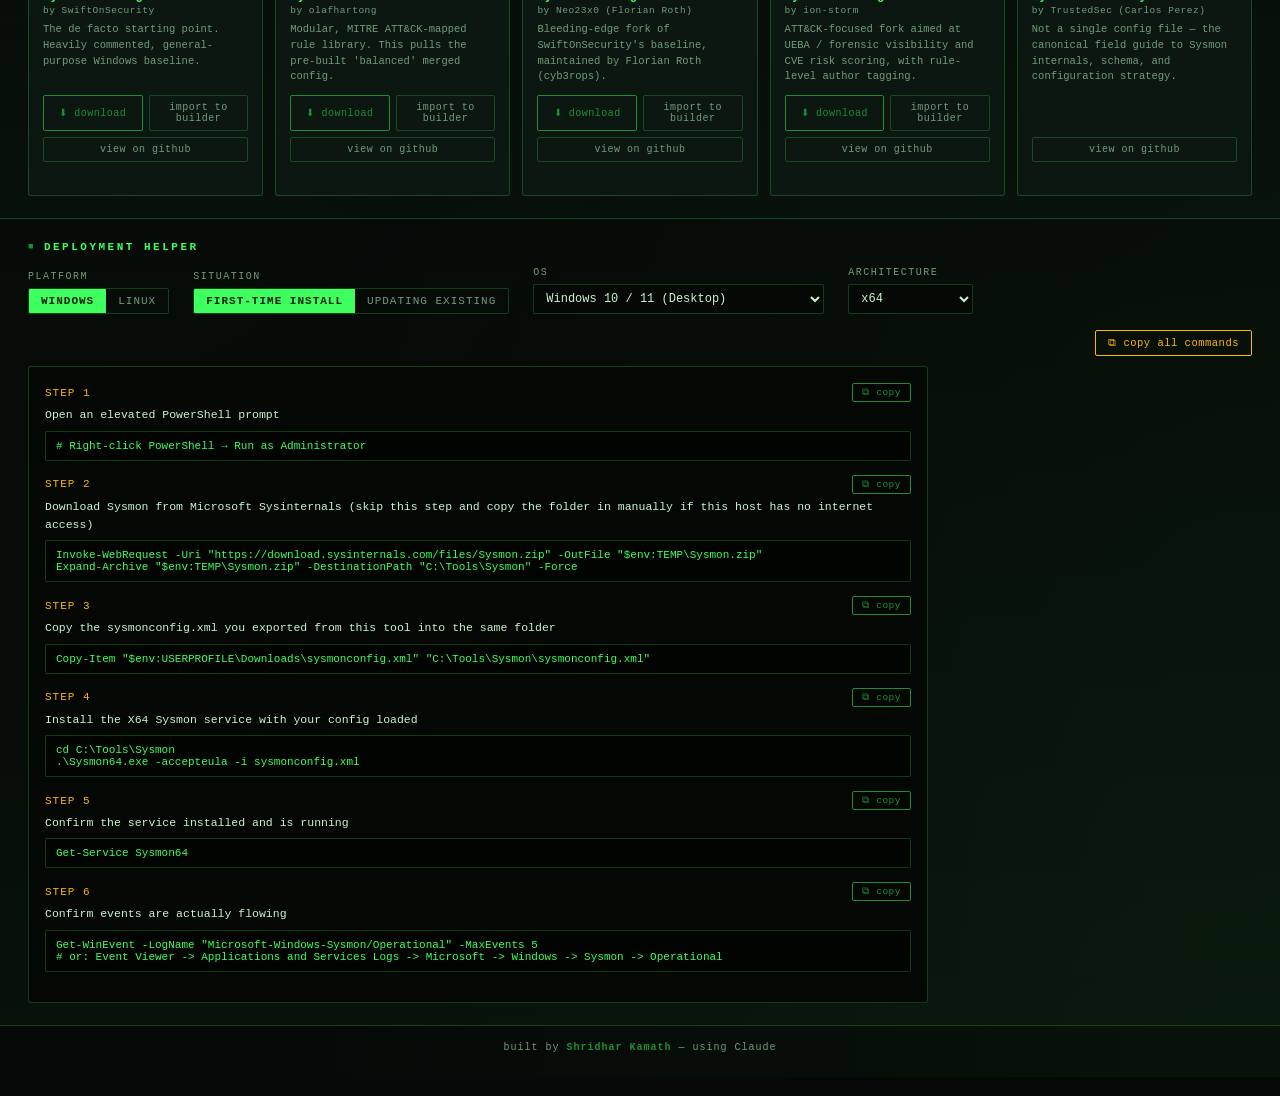
<file: sysmon-config-generator (4).html>
<!--
  Sysmon Config Generator
  Built by Shridhar Kamath, using Claude (Anthropic).
-->
<!DOCTYPE html>
<html lang="en">
<head>
<meta charset="UTF-8">
<title>SYSMON.CFG // config generator</title>
<style>
:root{
  --bg:#060907;
  --panel:#0a120d;
  --panel-2:#0d1712;
  --panel-3:#0a1310;
  --green:#3dff5e;
  --green-dim:#1c8f34;
  --green-faint:rgba(61,255,94,0.12);
  --amber:#ffb703;
  --red:#ff4d4d;
  --grey:#5a7a62;
  --text:#c9f5cf;
  --text-dim:#6f9c78;
  --border:rgba(61,255,94,0.22);
  --mono:'JetBrains Mono','Fira Code',Consolas,Menlo,monospace;
}
*{box-sizing:border-box;}
html,body{margin:0;padding:0;background:var(--bg);color:var(--text);font-family:var(--mono);}
body{
  min-height:100vh;
  background-image:
    radial-gradient(ellipse at top left, rgba(61,255,94,0.05), transparent 60%),
    radial-gradient(ellipse at bottom right, rgba(61,255,94,0.04), transparent 55%);
  position:relative;
  overflow-x:hidden;
}
body::after{
  content:"";
  position:fixed; inset:0; pointer-events:none; z-index:50;
  background:repeating-linear-gradient(0deg, rgba(0,0,0,0.12) 0px, rgba(0,0,0,0.12) 1px, transparent 1px, transparent 3px);
  mix-blend-mode:multiply;
  opacity:0.35;
}
@keyframes flicker{
  0%,100%{opacity:1;} 92%{opacity:1;} 93%{opacity:0.85;} 94%{opacity:1;} 96%{opacity:0.92;} 97%{opacity:1;}
}
.wrap{animation:flicker 7s infinite;}

/* ---------- header ---------- */
header{
  border-bottom:1px solid var(--border);
  padding:22px 28px 18px;
  background:linear-gradient(180deg, rgba(61,255,94,0.05), transparent);
}
.brand{display:flex; align-items:baseline; gap:14px; flex-wrap:wrap;}
.brand h1{
  margin:0; font-size:20px; letter-spacing:3px; font-weight:700;
  color:var(--green); text-shadow:0 0 8px rgba(61,255,94,0.55), 0 0 18px rgba(61,255,94,0.25);
}
.brand .cursor{display:inline-block; width:9px; height:16px; background:var(--green); box-shadow:0 0 8px var(--green); animation:blink 1.1s steps(1) infinite; vertical-align:-2px;}
@keyframes blink{50%{opacity:0;}}
.brand .sub{color:var(--text-dim); font-size:12px; letter-spacing:1px;}
.pathline{margin-top:6px; color:var(--text-dim); font-size:11px; letter-spacing:0.5px;}
.pathline span{color:var(--green-dim);}
#builderTop, #communitySection, #deploySection{scroll-margin-top:52px;}

/* ---------- quick nav (always-visible link to deployment steps) ---------- */
.quicknav{
  position:sticky; top:0; z-index:40;
  display:flex; align-items:center; gap:16px; flex-wrap:wrap;
  padding:9px 28px; background:#04140a; border-bottom:1px solid var(--border);
  box-shadow:0 2px 12px rgba(0,0,0,0.4);
}
.quicknav-label{font-size:10px; color:var(--text-dim); letter-spacing:1.5px; text-transform:uppercase; flex-shrink:0;}
.quicknav a{
  font-size:11px; color:var(--text-dim); text-decoration:none; letter-spacing:0.5px;
  border-bottom:1px dashed transparent; padding:2px 0;
}
.quicknav a:hover{color:var(--green); border-color:var(--green);}
.quicknav a.quicknav-highlight{
  color:var(--amber); font-weight:700; border:1px solid var(--amber); border-radius:2px; padding:4px 10px;
  margin-left:auto; animation:pulseGlow 2.5s infinite;
}
.quicknav a.quicknav-highlight:hover{background:rgba(255,183,3,0.12);}
@keyframes pulseGlow{
  0%,100%{box-shadow:0 0 0 rgba(255,183,3,0);}
  50%{box-shadow:0 0 10px rgba(255,183,3,0.5);}
}

/* ---------- layout ---------- */
.grid{display:grid; grid-template-columns:340px 1fr 380px; gap:0;}
@media(max-width:1180px){.grid{grid-template-columns:1fr; }}
.col{border-right:1px solid var(--border); padding:18px;}
.col:last-child{border-right:none;}
.col h2{
  font-size:11px; letter-spacing:2.5px; color:var(--green); margin:0 0 14px;
  display:flex; align-items:center; gap:8px; text-transform:uppercase;
}
.col h2::before{content:"■"; font-size:9px; color:var(--green-dim);}

/* ---------- import bar ---------- */
.import-box{border:1px solid var(--border); background:var(--panel-2); border-radius:3px; padding:12px; margin-bottom:20px;}
.import-desc{font-size:10.5px; color:var(--text-dim); line-height:1.5; margin-bottom:8px;}
.import-btn{
  width:100%; background:transparent; border:1px solid var(--green); color:var(--green); cursor:pointer;
  font-family:var(--mono); font-size:11px; letter-spacing:1px; padding:9px; border-radius:2px;
}
.import-btn:hover{background:var(--green-faint);}
.import-status{font-size:10.5px; margin-top:8px; min-height:14px;}
.import-status.ok{color:var(--green);}
.import-status.err{color:var(--red);}

/* ---------- preset bar ---------- */
.presets{display:flex; flex-direction:column; gap:8px; margin-bottom:20px;}
.preset-btn{
  background:var(--panel-2); border:1px solid var(--border); color:var(--text);
  text-align:left; padding:10px 12px; font-family:var(--mono); font-size:12px; cursor:pointer;
  border-radius:2px; transition:.15s; position:relative;
}
.preset-btn:hover{border-color:var(--green); background:var(--green-faint); color:var(--green);}
.preset-btn .desc{display:block; color:var(--text-dim); font-size:10.5px; margin-top:3px;}
.preset-btn:hover .desc{color:var(--green-dim);}

/* ---------- event list ---------- */
#eventList{display:grid; grid-template-columns:1fr 1fr; gap:6px;}
.evt{
  border:1px solid var(--border); border-radius:2px; background:var(--panel-2);
  overflow:hidden; transition:.15s;
}
.evt.active{border-color:var(--green); box-shadow:0 0 0 1px rgba(61,255,94,0.15) inset;}
.evt-head{display:flex; align-items:center; gap:6px; padding:8px; cursor:pointer;}
.evt-head:hover{background:var(--green-faint);}
.evt input[type=checkbox]{
  appearance:none; width:13px; height:13px; border:1px solid var(--green-dim); background:transparent;
  cursor:pointer; flex-shrink:0; position:relative;
}
.evt input[type=checkbox]:checked{background:var(--green); box-shadow:0 0 6px var(--green);}
.evt-id{color:var(--text-dim); font-size:9.5px; flex-shrink:0;}
.evt-label{font-size:11px; flex:1; line-height:1.3;}
.evt.active .evt-label{color:var(--green);}
.evt-count{font-size:9px; color:var(--amber); flex-shrink:0;}
.risk-dot{width:7px; height:7px; border-radius:50%; flex-shrink:0;}
.risk-none{background:var(--grey);}
.risk-low{background:var(--green);}
.risk-medium{background:var(--amber);}
.risk-high{background:var(--red); box-shadow:0 0 6px var(--red);}

/* ---------- main builder ---------- */
.empty-state{color:var(--text-dim); font-size:13px; line-height:1.7; padding:30px 10px;}
.empty-state .arrow{color:var(--green); font-size:16px;}
.builder-head{border:1px solid var(--border); background:var(--panel-2); border-radius:3px; padding:14px 16px; margin-bottom:14px;}
.builder-title{font-size:13px; color:var(--green); letter-spacing:1px; margin-bottom:2px;}
.builder-sub{font-size:10.5px; color:var(--text-dim); margin-bottom:12px;}
.row{display:flex; gap:10px; align-items:center; margin-bottom:10px; flex-wrap:wrap;}
.row label{font-size:10.5px; color:var(--text-dim); letter-spacing:1px; text-transform:uppercase; min-width:78px;}
select,input[type=text]{
  background:#050805; border:1px solid var(--border); color:var(--text); font-family:var(--mono);
  font-size:12px; padding:6px 8px; border-radius:2px; outline:none;
}
select:focus,input[type=text]:focus{border-color:var(--green);}
.toggle-group{display:flex; border:1px solid var(--border); border-radius:2px; overflow:hidden;}
.toggle-group button{
  background:transparent; border:none; color:var(--text-dim); font-family:var(--mono); font-size:11px;
  padding:6px 12px; cursor:pointer; letter-spacing:1px;
}
.toggle-group button.on{background:var(--green); color:#052008; font-weight:700;}
.toggle-group button.on.excl{background:var(--red); color:#2a0505;}

/* rule-group blocks */
.rg-card{border:1px solid var(--border); background:var(--panel-3); border-radius:3px; padding:14px; margin-bottom:12px;}
.rg-top{display:flex; align-items:center; justify-content:space-between; margin-bottom:10px;}
.rg-title{font-size:10.5px; letter-spacing:1.5px; color:var(--text-dim); text-transform:uppercase;}
.rg-rm{background:transparent; border:1px solid var(--red); color:var(--red); cursor:pointer; font-size:10px; padding:4px 8px; border-radius:2px;}
.rg-rm:hover{background:rgba(255,77,77,0.15);}

.rule-list{
  margin-top:6px; max-height:60vh; overflow-y:auto; padding-right:8px;
  scrollbar-width:thin; scrollbar-color:var(--green-dim) #050805;
}
.rule-list::-webkit-scrollbar{width:10px;}
.rule-list::-webkit-scrollbar-track{background:#050805;}
.rule-list::-webkit-scrollbar-thumb{
  background:var(--green-dim); border-radius:6px; border:2px solid #050805;
  background-clip:padding-box;
}
.rule-list::-webkit-scrollbar-thumb:hover{background:var(--green); box-shadow:0 0 6px var(--green);}
.rule-card{border:1px solid var(--border); border-radius:2px; margin-bottom:6px; background:#050a06; padding:8px;}
.rule-row{
  display:grid; grid-template-columns:1fr 1fr 1.3fr auto; gap:6px; align-items:center;
}
.rule-row select, .rule-row input{width:100%;}
.rule-row2{
  display:grid; grid-template-columns:0.7fr 1.6fr auto; gap:6px; align-items:center; margin-top:6px;
}
.rule-row2 input{width:100%; font-size:10.5px; padding:5px 7px;}
.rule-row2 .tiny-label{font-size:9px; color:var(--text-dim); letter-spacing:1px; text-align:right; padding-right:4px;}
.rm-btn{
  background:transparent; border:1px solid var(--red); color:var(--red); cursor:pointer;
  width:26px; height:26px; border-radius:2px; font-size:13px; line-height:1;
}
.rm-btn:hover{background:rgba(255,77,77,0.15);}
.add-rule-btn{
  background:transparent; border:1px dashed var(--green-dim); color:var(--green-dim);
  font-family:var(--mono); font-size:11px; padding:8px 12px; cursor:pointer; width:100%; margin-top:4px; border-radius:2px;
}
.add-rule-btn:hover{border-color:var(--green); color:var(--green); background:var(--green-faint);}
.add-rg-btn{
  background:transparent; border:1px dashed var(--border); color:var(--text-dim);
  font-family:var(--mono); font-size:11px; padding:9px 12px; cursor:pointer; width:100%; border-radius:2px; letter-spacing:1px;
}
.add-rg-btn:hover{border-color:var(--green); color:var(--green);}
.no-rules{color:var(--text-dim); font-size:11px; font-style:italic; padding:6px 0;}

/* quick add */
.quick-add{display:grid; grid-template-columns:1fr auto; gap:6px; margin:10px 0; padding:8px; border:1px dashed var(--border); border-radius:2px;}
.quick-add input{width:100%;}
.quick-add button{
  background:transparent; border:1px solid var(--amber); color:var(--amber); cursor:pointer;
  font-family:var(--mono); font-size:10.5px; padding:0 10px; border-radius:2px; white-space:nowrap;
}
.quick-add button:hover{background:rgba(255,183,3,0.12);}
.quick-add-label{grid-column:1/-1; font-size:9.5px; color:var(--text-dim); letter-spacing:0.5px; margin-bottom:2px;}

/* warnings */
.warn-list{margin-top:8px; padding-top:8px; border-top:1px dashed var(--border);}
.warn-item{font-size:10.5px; color:var(--amber); line-height:1.6; padding-left:14px; position:relative;}
.warn-item::before{content:"⚠"; position:absolute; left:0;}

/* ---------- global settings ---------- */
.field-block{margin-bottom:16px;}
.chip-row{display:flex; gap:6px; flex-wrap:wrap;}
.chip{
  border:1px solid var(--border); color:var(--text-dim); font-size:10.5px; padding:5px 9px; border-radius:12px;
  cursor:pointer; user-select:none;
}
.chip.on{border-color:var(--green); color:var(--green); background:var(--green-faint);}

/* ---------- coverage dashboard ---------- */
.cov-summary{font-size:11px; color:var(--green); margin-bottom:8px;}
.cov-grid{display:flex; flex-wrap:wrap; gap:5px; margin-bottom:4px;}
.cov-chip{
  font-size:9.5px; padding:4px 7px; border-radius:2px; border:1px solid var(--border); color:var(--text-dim);
  cursor:default;
}
.cov-chip.covered{border-color:var(--green); color:var(--green); background:var(--green-faint);}

/* ---------- community configs (full-width grid, no scrollbar) ---------- */
.community-section{border-top:1px solid var(--border); padding:22px 28px; background:linear-gradient(180deg, transparent, rgba(61,255,94,0.02));}
.community-section h2{font-size:11px; letter-spacing:2.5px; color:var(--green); margin:0 0 6px; display:flex; align-items:center; gap:8px; text-transform:uppercase;}
.community-section h2::before{content:"■"; font-size:9px; color:var(--green-dim);}
.community-desc{font-size:10.5px; color:var(--text-dim); margin-bottom:14px; max-width:760px; line-height:1.5;}
.cc-grid{display:grid; grid-template-columns:repeat(auto-fit, minmax(230px, 1fr)); gap:12px;}
.cc-card{
  border:1px solid var(--border); background:var(--panel-2); border-radius:3px; padding:13px 14px;
  display:flex; flex-direction:column;
}
.cc-name{font-size:12px; color:var(--green); font-weight:700; letter-spacing:0.5px;}
.cc-author{display:block; font-size:9.5px; color:var(--text-dim); font-weight:400; margin-top:2px;}
.cc-desc{font-size:10.5px; color:var(--text-dim); line-height:1.5; margin:6px 0 10px; flex:1;}
.cc-btns{display:flex; gap:6px; flex-wrap:wrap;}
.cc-btn{
  flex:1; min-width:80px; background:transparent; border:1px solid var(--green-dim); color:var(--green-dim); cursor:pointer;
  font-family:var(--mono); font-size:10px; letter-spacing:0.5px; padding:6px 6px; border-radius:2px; text-align:center;
}
.cc-btn:hover{border-color:var(--green); color:var(--green); background:var(--green-faint);}
.cc-btn.secondary{border-color:var(--border); color:var(--text-dim);}
.cc-btn.secondary:hover{border-color:var(--text-dim); color:var(--text);}
.cc-status{font-size:9.5px; margin-top:8px; color:var(--amber); min-height:12px;}

/* ---------- preview ---------- */
.terminal{
  border:1px solid var(--border); border-radius:3px; background:#040704; overflow:hidden;
}
.term-bar{display:flex; align-items:center; gap:6px; padding:7px 10px; border-bottom:1px solid var(--border); background:var(--panel-2);}
.dot{width:9px; height:9px; border-radius:50%; background:var(--green-dim); opacity:0.6;}
.term-bar .fname{margin-left:8px; font-size:10.5px; color:var(--text-dim);}
pre#xmlOut{
  margin:0; padding:14px; font-size:10.5px; line-height:1.55;
  color:var(--green); white-space:pre-wrap; word-break:break-word;
  max-height:56vh; overflow-y:auto;
  scrollbar-width:thin; scrollbar-color:var(--green-dim) #050805;
}
pre#xmlOut::-webkit-scrollbar{width:10px;}
pre#xmlOut::-webkit-scrollbar-track{background:#050805;}
pre#xmlOut::-webkit-scrollbar-thumb{
  background:var(--green-dim); border-radius:6px; border:2px solid #050805;
  background-clip:padding-box;
}
pre#xmlOut::-webkit-scrollbar-thumb:hover{background:var(--green); box-shadow:0 0 6px var(--green);}
.tag{color:var(--green);}
.attr{color:var(--amber);}
.val{color:#7fd4ff;}
.txt{color:#e8fff0;}
.cm{color:var(--text-dim);}

.dl-btn{
  width:100%; margin-top:12px; background:var(--green); color:#04220a; border:none; font-family:var(--mono);
  font-weight:700; letter-spacing:2px; padding:12px; cursor:pointer; border-radius:2px; font-size:12px;
  box-shadow:0 0 14px rgba(61,255,94,0.35);
}
.dl-btn:hover{background:#5dffa0;}
.stat-line{display:flex; justify-content:space-between; font-size:10.5px; color:var(--text-dim); margin-top:10px; padding-top:10px; border-top:1px dashed var(--border);}
.stat-line b{color:var(--green);}
.stat-line b.warn{color:var(--amber);}

/* ---------- deploy helper (full width) ---------- */
.deploy-section{border-top:1px solid var(--border); padding:22px 28px; background:linear-gradient(180deg, transparent, rgba(61,255,94,0.03));}
.deploy-section h2{font-size:11px; letter-spacing:2.5px; color:var(--green); margin:0 0 14px; display:flex; align-items:center; gap:8px; text-transform:uppercase;}
.deploy-section h2::before{content:"■"; font-size:9px; color:var(--green-dim);}
.deploy-controls{display:flex; gap:24px; flex-wrap:wrap; margin-bottom:16px; align-items:flex-end;}
.deploy-field{display:flex; flex-direction:column; gap:6px;}
.deploy-field label{font-size:10px; color:var(--text-dim); letter-spacing:1.5px; text-transform:uppercase;}
.deploy-field[data-hidden="true"]{display:none;}
.deploy-note-inline{font-size:10px; color:var(--text-dim); max-width:260px; line-height:1.5;}
.deploy-steps{
  border:1px solid var(--border); border-radius:3px; background:#040704; padding:16px; max-width:900px;
}
.step{margin-bottom:14px;}
.step-top-row{display:flex; align-items:center; justify-content:space-between; margin-bottom:4px;}
.step-num{color:var(--amber); font-size:11px; letter-spacing:1px;}
.step-text{font-size:11.5px; color:var(--text); line-height:1.6; margin-bottom:6px;}
.step-cmd{
  background:#020402; border:1px solid var(--border); border-radius:2px; padding:8px 10px; color:var(--green);
  font-size:11px; overflow-x:auto; white-space:pre;
}
.copy-btn{
  background:transparent; border:1px solid var(--green-dim); color:var(--green-dim); cursor:pointer;
  font-family:var(--mono); font-size:9.5px; letter-spacing:0.5px; padding:3px 9px; border-radius:2px;
}
.copy-btn:hover{border-color:var(--green); color:var(--green); background:var(--green-faint);}
.copy-btn.copied{border-color:var(--green); color:var(--green); background:var(--green-faint);}
.copy-all-row{display:flex; justify-content:flex-end; margin-bottom:10px;}
.copy-all-btn{
  background:transparent; border:1px solid var(--amber); color:var(--amber); cursor:pointer;
  font-family:var(--mono); font-size:10.5px; letter-spacing:0.5px; padding:6px 12px; border-radius:2px;
}
.copy-all-btn:hover{background:rgba(255,183,3,0.12);}
.copy-all-btn.copied{border-color:var(--green); color:var(--green);}
.deploy-note{font-size:10.5px; color:var(--amber); margin-top:4px; padding-left:2px;}
.sig-footer{
  text-align:center; padding:16px 28px 24px; font-size:10px; color:var(--text-dim);
  letter-spacing:1px; border-top:1px solid var(--border);
}
.sig-footer b{color:var(--green-dim);}
</style>
</head>
<body>
<div class="wrap">
<header>
  <div class="brand">
    <h1>SYSMON.CFG<span class="cursor"></span></h1>
    <span class="sub">interactive detection-rule builder</span>
  </div>
  <div class="pathline">root@detection-eng:~$ <span>select events → stack rule groups → validate → export → deploy</span></div>
</header>

<nav class="quicknav">
  <span class="quicknav-label">jump to:</span>
  <a href="#builderTop">rule builder</a>
  <a href="#communitySection">community configs</a>
  <a href="#deploySection" class="quicknav-highlight">⬇ deployment steps (install / update commands)</a>
</nav>

<div class="grid">

  <!-- LEFT: import + presets + event toggles -->
  <div class="col">
    <h2 id="builderTop">Load Your Own Config</h2>
    <div class="import-box">
      <div class="import-desc">Already have a sysmonconfig.xml? Import it — every RuleGroup, condition, name, and onmatch setting gets parsed straight into the builder below.</div>
      <button class="import-btn" id="importBtn">⬆ IMPORT sysmonconfig.xml</button>
      <input type="file" id="importFile" accept=".xml" style="display:none">
      <div class="import-status" id="importStatus"></div>
    </div>

    <h2>Presets</h2>
    <div class="presets" id="presets"></div>

    <h2 style="margin-top:22px;">Event Types <span style="color:var(--text-dim); font-weight:400; letter-spacing:0;">(30)</span></h2>
    <div class="row" style="gap:8px; margin-bottom:10px;">
      <button class="preset-btn" style="flex:1; text-align:center;" id="selectAllBtn">select all filterable</button>
      <button class="preset-btn" style="flex:1; text-align:center;" id="selectNoneBtn">none</button>
    </div>
    <div id="eventList"></div>
    <div id="nonFilterable"></div>
  </div>

  <!-- MIDDLE: rule builder -->
  <div class="col" id="builderCol">
    <h2>Rule Builder</h2>
    <div id="builderArea"></div>
  </div>

  <!-- RIGHT: global settings + coverage + preview -->
  <div class="col">
    <h2>Global Settings</h2>
    <div class="field-block">
      <div class="row"><label>Schema</label>
        <select id="schemaVersion">
          <option>4.90</option><option>4.82</option><option>4.50</option><option>4.30</option>
        </select>
      </div>
    </div>
    <div class="field-block">
      <div class="row" style="margin-bottom:6px;"><label>Hashing</label></div>
      <div class="chip-row" id="hashChips"></div>
    </div>
    <div class="field-block">
      <div class="chip-row">
        <div class="chip" id="chipRevocation">CheckRevocation</div>
        <div class="chip" id="chipDns">DnsLookup</div>
      </div>
    </div>

    <h2 style="margin-top:22px;">ATT&CK Coverage</h2>
    <div id="coveragePanel"></div>

    <h2 style="margin-top:22px;">Live Export</h2>
    <div class="terminal">
      <div class="term-bar"><div class="dot"></div><div class="dot"></div><div class="dot"></div><span class="fname">sysmonconfig.xml</span></div>
      <pre id="xmlOut"></pre>
    </div>
    <button class="dl-btn" id="downloadBtn">⬇ DOWNLOAD sysmonconfig.xml</button>
    <div class="stat-line"><span>event types enabled</span><b id="statEnabled">0</b></div>
    <div class="stat-line"><span>rule groups</span><b id="statGroups">0</b></div>
    <div class="stat-line"><span>total conditions</span><b id="statRules">0</b></div>
    <div class="stat-line"><span>lint warnings</span><b class="warn" id="statWarnings">0</b></div>
  </div>

</div>

<!-- COMMUNITY CONFIGS (full width, efficient grid — no scrollbar) -->
<section class="community-section" id="communitySection">
  <h2>Community Configs</h2>
  <div class="community-desc">Pull a maintained, battle-tested baseline straight from its official GitHub repo instead of (or on top of) building your own.</div>
  <div class="cc-grid" id="communityConfigs"></div>
</section>

<!-- DEPLOY HELPER (full width) -->
<section class="deploy-section" id="deploySection">
  <h2>Deployment Helper</h2>
  <div class="deploy-controls">
    <div class="deploy-field">
      <label>Platform</label>
      <div class="toggle-group" id="deployPlatform">
        <button data-v="windows" class="on">WINDOWS</button>
        <button data-v="linux">LINUX</button>
      </div>
    </div>
    <div class="deploy-field">
      <label>Situation</label>
      <div class="toggle-group" id="deployMode">
        <button data-v="install" class="on">FIRST-TIME INSTALL</button>
        <button data-v="update">UPDATING EXISTING</button>
      </div>
    </div>
    <div class="deploy-field" id="fieldOs">
      <label>OS</label>
      <select id="deployOs">
        <option value="client">Windows 10 / 11 (Desktop)</option>
        <option value="server">Windows Server (Desktop Experience)</option>
        <option value="servercore">Windows Server Core (no GUI)</option>
      </select>
    </div>
    <div class="deploy-field" id="fieldArch">
      <label>Architecture</label>
      <select id="deployArch">
        <option value="x64">x64</option>
        <option value="x86">x86 (32-bit)</option>
        <option value="arm64">ARM64</option>
      </select>
    </div>
    <div class="deploy-field" id="fieldDistro" data-hidden="true">
      <label>Distribution</label>
      <select id="deployDistro">
        <option value="ubuntu-debian">Ubuntu / Debian</option>
        <option value="rhel-family">RHEL / CentOS Stream / Rocky / AlmaLinux</option>
        <option value="fedora">Fedora</option>
        <option value="suse">SUSE / openSUSE</option>
        <option value="amazon-linux">Amazon Linux 2 / 2023</option>
      </select>
    </div>
    <div class="deploy-note-inline" id="deployPlatformNote"></div>
  </div>
  <div class="copy-all-row"><button class="copy-all-btn" id="copyAllBtn">⧉ copy all commands</button></div>
  <div class="deploy-steps" id="deploySteps"></div>
</section>

<div class="sig-footer">built by <b>Shridhar Kamath</b> — using Claude</div>
</div>

<script>
/* ============ SCHEMA DEFINITIONS ============ */
const CONDITIONS = ["is","is not","contains","contains any","contains all","excludes","excludes any","excludes all","begin with","not begin with","end with","not end with","less than","more than","image","not image"];

const EVENT_TYPES = [
 {tag:"ProcessCreate", id:"1", label:"Process Create", group:"Process",
  fields:["RuleName","UtcTime","Image","OriginalFileName","CommandLine","CurrentDirectory","User","IntegrityLevel","Hashes","ParentImage","ParentCommandLine","ParentUser"]},
 {tag:"FileCreateTime", id:"2", label:"File Creation Time Changed", group:"File",
  fields:["RuleName","Image","TargetFilename","CreationUtcTime","PreviousCreationUtcTime","User"]},
 {tag:"NetworkConnect", id:"3", label:"Network Connection", group:"Network",
  fields:["RuleName","Image","User","Protocol","Initiated","SourceIp","SourceHostname","SourcePort","DestinationIp","DestinationHostname","DestinationPort","DestinationPortName"]},
 {tag:"ProcessTerminate", id:"5", label:"Process Terminate", group:"Process",
  fields:["RuleName","Image","User"]},
 {tag:"DriverLoad", id:"6", label:"Driver Loaded", group:"System",
  fields:["RuleName","ImageLoaded","Hashes","Signed","Signature","SignatureStatus"]},
 {tag:"ImageLoad", id:"7", label:"Image / DLL Loaded", group:"Process",
  fields:["RuleName","Image","ImageLoaded","Signed","Signature","SignatureStatus","Hashes","User"]},
 {tag:"CreateRemoteThread", id:"8", label:"Create Remote Thread", group:"Process",
  fields:["RuleName","SourceImage","TargetImage","StartAddress","StartModule","StartFunction","SourceUser","TargetUser"]},
 {tag:"RawAccessRead", id:"9", label:"Raw Access Read", group:"File",
  fields:["RuleName","Image","Device","User"]},
 {tag:"ProcessAccess", id:"10", label:"Process Accessed", group:"Process",
  fields:["RuleName","SourceImage","TargetImage","GrantedAccess","SourceUser","TargetUser"]},
 {tag:"FileCreate", id:"11", label:"File Create", group:"File",
  fields:["RuleName","Image","TargetFilename","User"]},
 {tag:"RegistryEvent", id:"12/13/14", label:"Registry Event", group:"Registry",
  fields:["RuleName","EventType","Image","TargetObject","Details","NewName","User"]},
 {tag:"FileCreateStreamHash", id:"15", label:"File Stream Hash (ADS)", group:"File",
  fields:["RuleName","Image","TargetFilename","Hash","User"]},
 {tag:"PipeEvent", id:"17/18", label:"Named Pipe Created / Connected", group:"System",
  fields:["RuleName","EventType","PipeName","Image","User"]},
 {tag:"WmiEvent", id:"19/20/21", label:"WMI Filter / Consumer / Binding", group:"System",
  fields:["RuleName","EventType","Operation","Name","Type","Destination","Consumer","Filter","User"]},
 {tag:"DnsQuery", id:"22", label:"DNS Query", group:"Network",
  fields:["RuleName","QueryName","QueryStatus","QueryResults","Image","User"]},
 {tag:"FileDelete", id:"23", label:"File Delete (Archived)", group:"File",
  fields:["RuleName","Image","TargetFilename","Hashes","IsExecutable","User"]},
 {tag:"ClipboardChange", id:"24", label:"Clipboard Change", group:"System",
  fields:["RuleName","Image","Session","ClientInfo","User"]},
 {tag:"ProcessTampering", id:"25", label:"Process Tampering", group:"Process",
  fields:["RuleName","Image","Type","User"]},
 {tag:"FileDeleteDetected", id:"26", label:"File Delete Logged", group:"File",
  fields:["RuleName","Image","TargetFilename","Hashes","IsExecutable","User"]},
 {tag:"FileBlockExecutable", id:"27", label:"File Block Executable", group:"File",
  fields:["RuleName","Image","TargetFilename","Hashes","User"]},
 {tag:"FileBlockShredding", id:"28", label:"File Block Shredding", group:"File",
  fields:["RuleName","Image","TargetFilename","Hashes","IsExecutable","User"]},
 {tag:"FileExecutableDetected", id:"29", label:"File Executable Detected", group:"File",
  fields:["RuleName","Image","TargetFilename","Hashes","User"]},
];

const NON_FILTERABLE = [
 {id:"4", label:"Sysmon Service State Changed", note:"Always logged when the service starts/stops. No filter rule exists for it."},
 {id:"16", label:"Sysmon Configuration Change", note:"Always logged when the config is reloaded. No filter rule exists for it."}
];

/* Plain-language, one-line description per event type — inserted into the
   exported XML as a comment above each event type's rule groups. */
const EVENT_NOTES = {
  ProcessCreate: "Logs every new process that starts — command line, parent process, and user. The single most useful event for catching malicious execution.",
  FileCreateTime: "Flags when a file's creation timestamp is changed after the fact — a classic anti-forensics trick called timestomping.",
  NetworkConnect: "Logs outbound TCP connections a process makes — source/destination IP, port, and which process made the call.",
  ProcessTerminate: "Logs when a process ends. Useful for building a timeline of what ran and for how long.",
  DriverLoad: "Logs kernel drivers as they load, including whether they're signed — important because malicious drivers run with kernel privileges.",
  ImageLoad: "Logs every DLL loaded by a process. Very high volume — only enable with tight filters.",
  CreateRemoteThread: "Logs one process injecting a thread into another — a common code-injection technique.",
  RawAccessRead: "Logs raw, sector-level disk reads that bypass the normal file system — used to read locked files or dump credentials.",
  ProcessAccess: "Logs one process opening a handle to another (e.g. reading lsass.exe memory) — a strong credential-theft indicator.",
  FileCreate: "Logs new files being written to disk, with the full path — good for catching dropped malware or staged data.",
  RegistryEvent: "Logs registry keys/values being created, changed, deleted, or renamed — where most persistence mechanisms live.",
  FileCreateStreamHash: "Logs files written with an NTFS Alternate Data Stream, including the 'Mark of the Web' from downloads.",
  PipeEvent: "Logs named pipes being created or connected to — often used by attack frameworks like Cobalt Strike for inter-process communication.",
  WmiEvent: "Logs WMI event filters, consumers, and bindings — a stealthy persistence mechanism that survives reboots.",
  DnsQuery: "Logs every DNS lookup a process makes. Extremely high volume — strongly recommend filtering before enabling broadly.",
  FileDelete: "Logs (and can archive) files being deleted — useful for catching anti-forensics or ransomware behavior.",
  ClipboardChange: "Logs clipboard content changes. Mainly useful in sandboxes/kiosk environments, rarely enabled broadly.",
  ProcessTampering: "Logs process hollowing / image tampering — when a process's memory image is swapped out from under it.",
  FileDeleteDetected: "A lighter-weight version of FileDelete that logs the deletion without archiving the file content.",
  FileBlockExecutable: "Logs (and can block) new executable files from being written to disk.",
  FileBlockShredding: "Logs (and can block) attempts to overwrite a file's content before deletion — a ransomware/anti-forensics behavior.",
  FileExecutableDetected: "Logs when a file is confirmed to be an executable, regardless of its extension."
};

/* Event types that generate a lot of volume when left broad — used by the
   verbosity/risk scorer. */
const HIGH_VOLUME = ["NetworkConnect","DnsQuery","RegistryEvent","FileCreate","ProcessAccess","ImageLoad","ProcessCreate","PipeEvent"];

/* Path/tool-like fields used by the quick-add shortcut. */
const PATH_LIKE_FIELDS = ["Image","ParentImage","TargetFilename","ImageLoaded","SourceImage","TargetImage","CommandLine","OriginalFileName"];

/* Small reference table of common ATT&CK techniques for the coverage panel.
   Not exhaustive — just the techniques these rules commonly tag. */
const MITRE_MAP = {
  T1059:{name:"Command and Scripting Interpreter", tactic:"Execution"},
  T1027:{name:"Obfuscated Files or Information", tactic:"Defense Evasion"},
  T1003:{name:"OS Credential Dumping", tactic:"Credential Access"},
  T1547:{name:"Boot or Logon Autostart Execution", tactic:"Persistence"},
  T1543:{name:"Create or Modify System Process", tactic:"Persistence"},
  T1570:{name:"Lateral Tool Transfer", tactic:"Lateral Movement"},
  T1091:{name:"Replication Through Removable Media", tactic:"Initial Access"},
  T1112:{name:"Modify Registry", tactic:"Defense Evasion"},
  T1053:{name:"Scheduled Task/Job", tactic:"Execution"},
  T1055:{name:"Process Injection", tactic:"Defense Evasion"},
  T1218:{name:"System Binary Proxy Execution", tactic:"Defense Evasion"},
  T1105:{name:"Ingress Tool Transfer", tactic:"Command and Control"},
  T1071:{name:"Application Layer Protocol", tactic:"Command and Control"},
  T1490:{name:"Inhibit System Recovery", tactic:"Impact"},
  T1489:{name:"Service Stop", tactic:"Impact"},
  T1562:{name:"Impair Defenses", tactic:"Defense Evasion"},
  T1021:{name:"Remote Services", tactic:"Lateral Movement"},
  T1046:{name:"Network Service Discovery", tactic:"Discovery"},
  T1082:{name:"System Information Discovery", tactic:"Discovery"},
  T1057:{name:"Process Discovery", tactic:"Discovery"},
  T1016:{name:"System Network Configuration Discovery", tactic:"Discovery"},
  T1204:{name:"User Execution", tactic:"Execution"},
  T1566:{name:"Phishing", tactic:"Initial Access"},
  T1036:{name:"Masquerading", tactic:"Defense Evasion"},
  T1134:{name:"Access Token Manipulation", tactic:"Privilege Escalation"},
  T1484:{name:"Domain or Group Policy Modification", tactic:"Defense Evasion"},
  T1098:{name:"Account Manipulation", tactic:"Persistence"},
  T1078:{name:"Valid Accounts", tactic:"Persistence"}
};

/* ============ STATE ============ */
let state = {};
let blockUid = 1;
function freshBlock(onmatch){ return {uid: blockUid++, onmatch: onmatch||"exclude", groupRelation:"or", rules:[]}; }
EVENT_TYPES.forEach(e=>state[e.tag]={enabled:false, blocks:[]});
let globalOpts = {schemaversion:"4.90", hashes:{SHA256:true, MD5:false, SHA1:false, IMPHASH:false}, checkRevocation:false, dnsLookup:false};
let activeTag = null;
let deployState = {platform:'windows', mode:'install', os:'client', arch:'x64', distro:'ubuntu-debian'};

/* ============ PRESETS ============ */
const PRESETS = {
  minimal: {
    label:"Minimal — Capture Everything",
    desc:"Enable core events, no filters, no noise reduction",
    apply(){
      resetState();
      ["ProcessCreate","ProcessTerminate","NetworkConnect","FileCreate","RegistryEvent","DriverLoad"].forEach(t=>{
        state[t].enabled=true; state[t].blocks=[freshBlock("exclude")];
      });
    }
  },
  baseline: {
    label:"General Baseline",
    desc:"Broad visibility, common noise excluded (SwiftOnSecurity-style)",
    apply(){
      resetState();
      state.ProcessCreate.enabled=true;
      state.ProcessCreate.blocks=[Object.assign(freshBlock("exclude"), {rules:[
        {field:"Image", cond:"end with", val:"\\\\MsMpEng.exe", name:"", comment:"Windows Defender"},
        {field:"ParentImage", cond:"end with", val:"\\\\svchost.exe", name:"", comment:"Windows service host noise"}
      ]})];
      state.NetworkConnect.enabled=true;
      state.NetworkConnect.blocks=[Object.assign(freshBlock("exclude"), {rules:[
        {field:"Image", cond:"end with", val:"\\\\chrome.exe", name:"", comment:"Browser noise"}
      ]})];
      state.FileCreate.enabled=true;
      state.FileCreate.blocks=[Object.assign(freshBlock("exclude"), {rules:[
        {field:"TargetFilename", cond:"contains", val:"\\\\AppData\\\\Local\\\\Temp\\\\", name:"", comment:"Ignore temp scratch files"}
      ]})];
      state.RegistryEvent.enabled=true;
      state.RegistryEvent.blocks=[Object.assign(freshBlock("exclude"), {rules:[
        {field:"TargetObject", cond:"begin with", val:"HKLM\\\\SOFTWARE\\\\Microsoft\\\\Windows Defender", name:"", comment:"Defender internal churn"}
      ]})];
      state.DriverLoad.enabled=true;
      state.DriverLoad.blocks=[Object.assign(freshBlock("exclude"), {rules:[
        {field:"Signed", cond:"is", val:"true", name:"", comment:"Trust signed drivers"}
      ]})];
      state.ProcessTerminate.enabled=true; state.ProcessTerminate.blocks=[freshBlock("exclude")];
      state.CreateRemoteThread.enabled=true; state.CreateRemoteThread.blocks=[freshBlock("exclude")];
      state.PipeEvent.enabled=true; state.PipeEvent.blocks=[freshBlock("exclude")];
      state.WmiEvent.enabled=true; state.WmiEvent.blocks=[freshBlock("exclude")];
      state.DnsQuery.enabled=true; state.DnsQuery.blocks=[freshBlock("exclude")];
      state.ProcessTampering.enabled=true; state.ProcessTampering.blocks=[freshBlock("exclude")];
    }
  },
  otics: {
    label:"OT / ICS Detection",
    desc:"Engineering-workstation & field-device oriented ruleset",
    apply(){
      resetState();
      state.ProcessCreate.enabled=true;
      state.ProcessCreate.blocks=[Object.assign(freshBlock("include"), {rules:[
        {field:"CommandLine", cond:"contains", val:"powershell", name:"T1059", comment:"PowerShell on an engineering workstation"},
        {field:"CommandLine", cond:"contains", val:"-enc", name:"T1027", comment:"Encoded PowerShell payload"},
        {field:"Image", cond:"contains", val:"psexec", name:"T1570", comment:"Lateral movement tooling"},
        {field:"Image", cond:"contains", val:"plcedit", name:"", comment:"PLC programming tool launched"},
        {field:"Image", cond:"contains", val:"step7", name:"", comment:"Siemens engineering software launched"}
      ]})];
      state.NetworkConnect.enabled=true;
      state.NetworkConnect.blocks=[Object.assign(freshBlock("include"), {rules:[
        {field:"DestinationPort", cond:"is", val:"502", name:"", comment:"Modbus/TCP"},
        {field:"DestinationPort", cond:"is", val:"102", name:"", comment:"S7comm"},
        {field:"DestinationPort", cond:"is", val:"44818", name:"", comment:"EtherNet/IP"},
        {field:"DestinationPort", cond:"is", val:"20000", name:"", comment:"DNP3"}
      ]})];
      state.FileCreate.enabled=true;
      state.FileCreate.blocks=[Object.assign(freshBlock("include"), {rules:[
        {field:"TargetFilename", cond:"end with", val:".exe", name:"", comment:"New executable dropped"},
        {field:"TargetFilename", cond:"contains", val:"\\\\Removable", name:"T1091", comment:"Removable media write"}
      ]})];
      state.RegistryEvent.enabled=true;
      state.RegistryEvent.blocks=[Object.assign(freshBlock("include"), {rules:[
        {field:"TargetObject", cond:"contains", val:"\\\\Run\\\\", name:"T1547", comment:"Run-key persistence"},
        {field:"TargetObject", cond:"contains", val:"\\\\Services\\\\", name:"T1543", comment:"Service persistence"}
      ]})];
      state.DriverLoad.enabled=true;
      state.DriverLoad.blocks=[Object.assign(freshBlock("exclude"), {rules:[
        {field:"Signed", cond:"is", val:"true", name:"", comment:"Trust signed drivers"}
      ]})];
      state.CreateRemoteThread.enabled=true; state.CreateRemoteThread.blocks=[freshBlock("exclude")];
      state.ProcessAccess.enabled=true;
      state.ProcessAccess.blocks=[Object.assign(freshBlock("include"), {rules:[
        {field:"TargetImage", cond:"end with", val:"\\\\lsass.exe", name:"T1003", comment:"Credential-access indicator"}
      ]})];
      state.DnsQuery.enabled=true; state.DnsQuery.blocks=[freshBlock("exclude")];
      globalOpts.hashes.SHA256=true;
    }
  },
  clear: {
    label:"Clear All",
    desc:"Reset every event type and rule",
    apply(){ resetState(); }
  }
};
function resetState(){
  EVENT_TYPES.forEach(e=>state[e.tag]={enabled:false, blocks:[]});
}

/* ============ IMPORT EXISTING XML ============ */
function importXML(text){
  const knownTags = EVENT_TYPES.map(e=>e.tag);
  const doc = new DOMParser().parseFromString(text, 'application/xml');
  if(doc.querySelector('parsererror')) throw new Error('the file is not valid XML');
  const sysmonEl = doc.querySelector('Sysmon');
  if(!sysmonEl) throw new Error('no <Sysmon> root element found');
  const filtering = sysmonEl.querySelector('EventFiltering');
  if(!filtering) throw new Error('no <EventFiltering> section found');

  resetState();
  globalOpts.schemaversion = sysmonEl.getAttribute('schemaversion') || globalOpts.schemaversion;
  Object.keys(globalOpts.hashes).forEach(h=>globalOpts.hashes[h]=false);
  const hashEl = Array.from(sysmonEl.children).find(c=>c.tagName==='HashAlgorithms');
  if(hashEl){
    hashEl.textContent.split(',').map(s=>s.trim().toUpperCase()).forEach(h=>{
      if(h==='*') Object.keys(globalOpts.hashes).forEach(k=>globalOpts.hashes[k]=true);
      else if(globalOpts.hashes.hasOwnProperty(h)) globalOpts.hashes[h]=true;
    });
  }
  globalOpts.checkRevocation = Array.from(sysmonEl.children).some(c=>c.tagName==='CheckRevocation');
  const dnsEl = Array.from(sysmonEl.children).find(c=>c.tagName==='DnsLookup');
  if(dnsEl) globalOpts.dnsLookup = dnsEl.textContent.trim().toLowerCase()==='true';

  let importedCount = 0, skippedTags = new Set();
  function processEventTypeEl(evEl, relation){
    const tag = evEl.tagName;
    if(!knownTags.includes(tag)){ skippedTags.add(tag); return; }
    const onmatch = evEl.getAttribute('onmatch') || 'include';
    const block = freshBlock(onmatch);
    block.groupRelation = relation || 'or';
    Array.from(evEl.children).forEach(condEl=>{
      if(condEl.tagName === 'Rule'){
        block.groupRelation = condEl.getAttribute('groupRelation') || block.groupRelation;
        Array.from(condEl.children).forEach(fieldEl=>{
          block.rules.push({
            field: fieldEl.tagName,
            cond: fieldEl.getAttribute('condition') || 'contains',
            val: fieldEl.textContent.trim(),
            name: fieldEl.getAttribute('name') || '',
            comment: ''
          });
        });
      } else {
        block.rules.push({
          field: condEl.tagName,
          cond: condEl.getAttribute('condition') || 'contains',
          val: condEl.textContent.trim(),
          name: condEl.getAttribute('name') || '',
          comment: ''
        });
      }
    });
    state[tag].enabled = true;
    state[tag].blocks.push(block);
    importedCount++;
  }
  Array.from(filtering.children).forEach(child=>{
    if(child.tagName === 'RuleGroup'){
      const relation = child.getAttribute('groupRelation') || 'or';
      Array.from(child.children).forEach(evEl=>processEventTypeEl(evEl, relation));
    } else {
      processEventTypeEl(child, 'or');
    }
  });

  activeTag = EVENT_TYPES.find(e=>state[e.tag].enabled)?.tag || null;
  let msg = `Imported ${importedCount} rule group(s) across ${EVENT_TYPES.filter(e=>state[e.tag].enabled).length} event type(s). Comments in the source file weren't preserved (browsers don't expose XML comments as parseable nodes) — everything else (onmatch, groupRelation, conditions, name attributes) came through.`;
  if(skippedTags.size) msg += ` Skipped unrecognized tag(s): ${Array.from(skippedTags).join(', ')}.`;
  return msg;
}

const importFileEl = document.getElementById('importFile');
document.getElementById('importBtn').addEventListener('click', ()=>importFileEl.click());
importFileEl.addEventListener('change', (e)=>{
  const file = e.target.files[0];
  if(!file) return;
  const reader = new FileReader();
  const statusEl = document.getElementById('importStatus');
  statusEl.className = 'import-status';
  statusEl.textContent = 'reading ' + file.name + '…';
  reader.onload = ()=>{
    try{
      const msg = importXML(reader.result);
      statusEl.className = 'import-status ok';
      statusEl.textContent = msg;
      renderAll();
    }catch(err){
      statusEl.className = 'import-status err';
      statusEl.textContent = 'Import failed — ' + err.message + '.';
    }
  };
  reader.onerror = ()=>{ statusEl.className='import-status err'; statusEl.textContent='Could not read that file.'; };
  reader.readAsText(file);
  importFileEl.value = '';
});

/* ============ RENDER: presets ============ */
const presetsEl = document.getElementById('presets');
Object.entries(PRESETS).forEach(([key,p])=>{
  const btn = document.createElement('button');
  btn.className='preset-btn';
  btn.innerHTML = `▸ ${p.label}<span class="desc">${p.desc}</span>`;
  btn.onclick = ()=>{ p.apply(); activeTag = EVENT_TYPES.find(e=>state[e.tag].enabled)?.tag || null; renderAll(); };
  presetsEl.appendChild(btn);
});

/* ============ RISK SCORING ============ */
function blockRisk(tag, block){
  const n = block.rules.filter(r=>r.val).length;
  if(block.onmatch==='include'){
    return n===0 ? {level:'none', label:'produces zero events'} : {level:'low', label:'targeted, produces only matches'};
  }
  if(n===0) return HIGH_VOLUME.includes(tag)
    ? {level:'high', label:'full firehose — no filtering on a high-volume event type'}
    : {level:'medium', label:'logs everything for this event type'};
  return HIGH_VOLUME.includes(tag)
    ? {level:'medium', label:'broad, partially filtered on a high-volume event type'}
    : {level:'low', label:'broad but on a low-volume event type'};
}
function tagRisk(tag){
  const s = state[tag];
  if(!s.enabled || s.blocks.length===0) return null;
  const order = {none:0, low:1, medium:2, high:3};
  return s.blocks.map(b=>blockRisk(tag,b)).reduce((worst,r)=> order[r.level]>order[worst.level]? r: worst);
}

/* ============ LINTING ============ */
function lintBlock(tag, block){
  const warnings = [];
  const validRules = block.rules.filter(r=>r.val);
  if(block.onmatch==='include' && validRules.length===0){
    warnings.push('INCLUDE with no conditions — this group logs nothing.');
  }
  if(block.onmatch==='exclude' && validRules.length===0 && HIGH_VOLUME.includes(tag)){
    warnings.push('EXCLUDE with no conditions on a high-volume event type — expect heavy log volume.');
  }
  const seen = new Set();
  validRules.forEach(r=>{
    const key = (r.field+'|'+r.cond+'|'+r.val).toLowerCase();
    if(seen.has(key)) warnings.push(`Duplicate condition: ${r.field} ${r.cond} "${r.val}".`);
    seen.add(key);
    if(['contains','begin with','end with'].includes(r.cond) && r.val.length>0 && r.val.length<3){
      warnings.push(`"${r.val}" on ${r.field} is very short — may match far more than intended.`);
    }
  });
  return warnings;
}
function totalWarnings(){
  let n=0;
  EVENT_TYPES.forEach(e=>{
    if(!state[e.tag].enabled) return;
    state[e.tag].blocks.forEach(b=>{ n += lintBlock(e.tag,b).length; });
  });
  return n;
}

/* ============ RENDER: event list ============ */
const eventListEl = document.getElementById('eventList');
function renderEventList(){
  eventListEl.innerHTML='';
  EVENT_TYPES.forEach(e=>{
    const s = state[e.tag];
    const ruleCount = s.blocks.reduce((n,b)=>n+b.rules.length,0);
    const risk = tagRisk(e.tag);
    const div = document.createElement('div');
    div.className = 'evt' + (s.enabled?' active':'');
    div.innerHTML = `
      <div class="evt-head">
        <input type="checkbox" ${s.enabled?'checked':''} data-tag="${e.tag}">
        ${risk? `<span class="risk-dot risk-${risk.level}" title="${risk.label}"></span>` : ''}
        <span class="evt-id">#${e.id}</span>
        <span class="evt-label">${e.label}</span>
        ${s.blocks.length? `<span class="evt-count">${s.blocks.length}g/${ruleCount}r</span>`:''}
      </div>`;
    div.querySelector('input').addEventListener('click', ev=>{
      ev.stopPropagation();
      s.enabled = ev.target.checked;
      if(s.enabled){
        activeTag = e.tag;
        if(s.blocks.length===0) s.blocks.push(freshBlock("exclude"));
      }
      renderAll();
    });
    div.querySelector('.evt-head').addEventListener('click', ()=>{ activeTag = e.tag; renderAll(); });
    eventListEl.appendChild(div);
  });
}

function renderNonFilterable(){
  const el = document.getElementById('nonFilterable');
  el.innerHTML = `<div style="margin-top:10px; padding-top:10px; border-top:1px dashed var(--border);">
    <div style="font-size:9.5px; letter-spacing:1.5px; color:var(--text-dim); margin-bottom:6px;">NOT FILTERABLE — ALWAYS LOGGED</div>
    <div style="display:grid; grid-template-columns:1fr 1fr; gap:6px;">
    ${NON_FILTERABLE.map(n=>`
      <div class="evt" style="opacity:0.6;">
        <div class="evt-head" style="cursor:default;">
          <span class="evt-id">#${n.id}</span>
          <span class="evt-label">${n.label}</span>
        </div>
      </div>`).join('')}
    </div>
  </div>`;
}

document.getElementById('selectAllBtn').addEventListener('click', ()=>{
  EVENT_TYPES.forEach(e=>{
    state[e.tag].enabled = true;
    if(state[e.tag].blocks.length===0) state[e.tag].blocks.push(freshBlock("exclude"));
  });
  activeTag = activeTag || EVENT_TYPES[0].tag;
  renderAll();
});
document.getElementById('selectNoneBtn').addEventListener('click', ()=>{
  EVENT_TYPES.forEach(e=>{ state[e.tag].enabled = false; });
  renderAll();
});

/* ============ RENDER: builder ============ */
const builderArea = document.getElementById('builderArea');
function renderBuilder(){
  const def = EVENT_TYPES.find(e=>e.tag===activeTag);
  if(!def){
    builderArea.innerHTML = `<div class="empty-state"><span class="arrow">←</span> select an event type on the left, import a config, or load a preset, to start defining rule groups.</div>`;
    return;
  }
  const s = state[def.tag];
  builderArea.innerHTML = `
    <div class="builder-head">
      <div class="builder-title">${def.label} <span style="color:var(--text-dim)">// &lt;${def.tag}&gt;</span></div>
      <div class="builder-sub">Event ID ${def.id} — ${EVENT_NOTES[def.tag]||''}</div>
      <div class="row"><label>Enabled</label>
        <div class="toggle-group"><button id="tglEnabled" class="${s.enabled?'on':''}">${s.enabled?'ON':'OFF'}</button></div>
      </div>
    </div>
    <div id="rgList"></div>
    <button class="add-rg-btn" id="addRgBtn">+ add rule group (RuleGroup block)</button>
  `;

  document.getElementById('tglEnabled').onclick=()=>{
    s.enabled=!s.enabled;
    if(s.enabled && s.blocks.length===0) s.blocks.push(freshBlock("exclude"));
    renderAll();
  };
  document.getElementById('addRgBtn').onclick=()=>{ s.blocks.push(freshBlock("exclude")); renderAll(); };

  const rgList = document.getElementById('rgList');
  if(s.blocks.length===0){
    rgList.innerHTML = `<div class="no-rules">no rule groups yet — click "add rule group" to start, or this event type won't appear in the export.</div>`;
    return;
  }

  s.blocks.forEach((block, bi)=>{
    const card = document.createElement('div');
    card.className='rg-card';
    const fieldOptions = Array.from(new Set(def.fields));
    card.innerHTML = `
      <div class="rg-top">
        <span class="rg-title">RuleGroup ${bi+1}</span>
        ${s.blocks.length>1? `<button class="rg-rm" data-bi="${bi}">remove group</button>`:''}
      </div>
      <div class="row" style="margin-bottom:8px;"><label>Onmatch</label>
        <div class="toggle-group">
          <button data-bi="${bi}" data-act="incl" class="${block.onmatch==='include'?'on':''}">INCLUDE</button>
          <button data-bi="${bi}" data-act="excl" class="${block.onmatch==='exclude'?'on excl':''}">EXCLUDE</button>
        </div>
      </div>
      <div class="row" style="margin-bottom:8px;"><label>Relation</label>
        <div class="toggle-group">
          <button data-bi="${bi}" data-act="or" class="${block.groupRelation==='or'?'on':''}">OR</button>
          <button data-bi="${bi}" data-act="and" class="${block.groupRelation==='and'?'on':''}">AND</button>
        </div>
      </div>
      <div class="rule-list" data-bi="${bi}"></div>
      <button class="add-rule-btn" data-bi="${bi}">+ add condition</button>
      <div class="quick-add">
        <div class="quick-add-label">QUICK ADD — type an app / tool / path, it'll add a "contains" rule across this event's path-like fields at once</div>
        <input type="text" placeholder="e.g. psexec.exe or C:\\Tools\\evil.exe" data-bi="${bi}" class="qa-input">
        <button data-bi="${bi}" class="qa-btn">+ add to fields</button>
      </div>
      <div class="warn-list" data-bi="${bi}"></div>
    `;
    if(s.blocks.length>1){
      card.querySelector('.rg-rm').onclick=()=>{ s.blocks.splice(bi,1); renderAll(); };
    }
    card.querySelectorAll('.toggle-group button').forEach(btn=>{
      btn.onclick=()=>{
        const act = btn.dataset.act;
        if(act==='incl') block.onmatch='include';
        else if(act==='excl') block.onmatch='exclude';
        else if(act==='or') block.groupRelation='or';
        else if(act==='and') block.groupRelation='and';
        renderAll();
      };
    });
    card.querySelector('.add-rule-btn').onclick=()=>{
      block.rules.push({field:def.fields[0], cond:'contains', val:'', name:'', comment:''});
      renderAll();
    };
    const qaInput = card.querySelector('.qa-input');
    card.querySelector('.qa-btn').onclick=()=>{
      const val = qaInput.value.trim();
      if(!val) return;
      let candidates = def.fields.filter(f=>PATH_LIKE_FIELDS.includes(f));
      if(candidates.length===0) candidates = [def.fields[0]];
      candidates.forEach(f=>{ block.rules.push({field:f, cond:'contains', val, name:'', comment:''}); });
      renderAll();
    };

    const ruleListEl = card.querySelector('.rule-list');
    if(block.rules.length===0){
      ruleListEl.innerHTML = `<div class="no-rules">no conditions — with EXCLUDE this logs everything matched by this group; with INCLUDE nothing will log.</div>`;
    } else {
      block.rules.forEach((r,ri)=>{
        const options = fieldOptions.includes(r.field) ? fieldOptions : [r.field, ...fieldOptions];
        const rc = document.createElement('div');
        rc.className='rule-card';
        rc.innerHTML = `
          <div class="rule-row">
            <select data-ri="${ri}" data-k="field">${options.map(f=>`<option ${f===r.field?'selected':''}>${f}</option>`).join('')}</select>
            <select data-ri="${ri}" data-k="cond">${CONDITIONS.map(c=>`<option ${c===r.cond?'selected':''}>${c}</option>`).join('')}</select>
            <input type="text" data-ri="${ri}" data-k="val" placeholder="value…" value="${(r.val||'').replace(/"/g,'&quot;')}">
            <button class="rm-btn" data-ri="${ri}">×</button>
          </div>
          <div class="rule-row2">
            <span class="tiny-label">name=</span>
            <input type="text" data-ri="${ri}" data-k="name" placeholder="optional rule name / ATT&amp;CK ID e.g. T1059" value="${(r.name||'').replace(/"/g,'&quot;')}">
            <span></span>
          </div>
          <div class="rule-row2">
            <span class="tiny-label">// comment</span>
            <input type="text" data-ri="${ri}" data-k="comment" placeholder="optional comment for this rule" value="${(r.comment||'').replace(/"/g,'&quot;')}">
            <span></span>
          </div>
        `;
        rc.querySelectorAll('select,input').forEach(el=>{
          el.addEventListener('input', ()=>{ block.rules[el.dataset.ri][el.dataset.k]=el.value; renderPreview(); renderEventList(); renderCoverage(); renderWarningsOnly(); });
        });
        rc.querySelector('.rm-btn').onclick=()=>{ block.rules.splice(ri,1); renderAll(); };
        ruleListEl.appendChild(rc);
      });
    }

    const warnEl = card.querySelector('.warn-list');
    const warnings = lintBlock(def.tag, block);
    warnEl.innerHTML = warnings.length ? warnings.map(w=>`<div class="warn-item">${w}</div>`).join('') : '';

    rgList.appendChild(card);
  });
}
/* lightweight refresh for warnings without full re-render, used on keystroke */
function renderWarningsOnly(){
  document.querySelectorAll('.warn-list').forEach(el=>{
    const bi = el.dataset.bi;
    const def = EVENT_TYPES.find(e=>e.tag===activeTag);
    if(!def) return;
    const block = state[def.tag].blocks[bi];
    if(!block) return;
    const warnings = lintBlock(def.tag, block);
    el.innerHTML = warnings.length ? warnings.map(w=>`<div class="warn-item">${w}</div>`).join('') : '';
  });
  document.getElementById('statWarnings').textContent = totalWarnings();
}

/* ============ RENDER: global settings ============ */
const hashChipsEl = document.getElementById('hashChips');
function renderGlobal(){
  hashChipsEl.innerHTML='';
  Object.keys(globalOpts.hashes).forEach(h=>{
    const chip = document.createElement('div');
    chip.className='chip'+(globalOpts.hashes[h]?' on':'');
    chip.textContent=h;
    chip.onclick=()=>{ globalOpts.hashes[h]=!globalOpts.hashes[h]; renderAll(); };
    hashChipsEl.appendChild(chip);
  });
  const rev = document.getElementById('chipRevocation');
  rev.className = 'chip'+(globalOpts.checkRevocation?' on':'');
  rev.onclick=()=>{ globalOpts.checkRevocation=!globalOpts.checkRevocation; renderAll(); };
  const dns = document.getElementById('chipDns');
  dns.className = 'chip'+(globalOpts.dnsLookup?' on':'');
  dns.onclick=()=>{ globalOpts.dnsLookup=!globalOpts.dnsLookup; renderAll(); };
  document.getElementById('schemaVersion').value = globalOpts.schemaversion;
}
document.getElementById('schemaVersion').addEventListener('change', e=>{ globalOpts.schemaversion=e.target.value; renderPreview(); });

/* ============ RENDER: ATT&CK coverage ============ */
function renderCoverage(){
  const el = document.getElementById('coveragePanel');
  const found = new Set();
  EVENT_TYPES.forEach(e=>{
    if(!state[e.tag].enabled) return;
    state[e.tag].blocks.forEach(b=>b.rules.forEach(r=>{
      const m = (r.name||'').match(/T\d{4}(\.\d{3})?/gi);
      if(m) m.forEach(id=>found.add(id.toUpperCase()));
    }));
  });
  const knownIds = Object.keys(MITRE_MAP);
  const coveredKnown = knownIds.filter(id=>found.has(id));
  const extra = Array.from(found).filter(id=>!knownIds.includes(id));
  el.innerHTML = `
    <div class="cov-summary">${coveredKnown.length} / ${knownIds.length} common techniques tagged${extra.length? ` (+${extra.length} other)`:''}</div>
    <div class="cov-grid">
      ${knownIds.map(id=>`<span class="cov-chip ${found.has(id)?'covered':''}" title="${MITRE_MAP[id].name} — ${MITRE_MAP[id].tactic}">${id}</span>`).join('')}
      ${extra.map(id=>`<span class="cov-chip covered" title="Not in the reference list, but tagged in your rules">${id}</span>`).join('')}
    </div>
    <div style="font-size:9.5px; color:var(--text-dim); margin-top:6px;">Tag a rule's <b>name=</b> field with a technique ID (e.g. T1059) to have it show up here.</div>
  `;
}

/* ============ XML GENERATION ============ */
function esc(s){ return String(s).replace(/&/g,'&amp;').replace(/</g,'&lt;').replace(/>/g,'&gt;').replace(/"/g,'&quot;'); }
function escComment(s){ return String(s).replace(/--/g,'—'); }

function buildXML(){
  const lines = [];
  lines.push(`<Sysmon schemaversion="${globalOpts.schemaversion}">`);
  const hashList = Object.entries(globalOpts.hashes).filter(([,v])=>v).map(([k])=>k);
  if(hashList.length) lines.push(`  <HashAlgorithms>${hashList.join(',')}</HashAlgorithms>`);
  if(globalOpts.checkRevocation) lines.push(`  <CheckRevocation/>`);
  if(globalOpts.dnsLookup) lines.push(`  <DnsLookup>true</DnsLookup>`);
  lines.push(`  <EventFiltering>`);

  let anyEnabled=false;
  EVENT_TYPES.forEach(def=>{
    const s = state[def.tag];
    if(!s.enabled || s.blocks.length===0) return;
    anyEnabled=true;
    lines.push(``);
    lines.push(`    <!-- EVENT ID ${def.id} : ${def.label.toUpperCase()} [${def.tag}] -->`);
    if(EVENT_NOTES[def.tag]) lines.push(`    <!-- ${escComment(EVENT_NOTES[def.tag])} -->`);
    s.blocks.forEach(block=>{
      const validRules = block.rules.filter(r=>r.val);
      lines.push(`    <RuleGroup name="" groupRelation="${block.groupRelation}">`);
      if(validRules.length===0){
        lines.push(`      <${def.tag} onmatch="${block.onmatch}"/>`);
      } else {
        lines.push(`      <${def.tag} onmatch="${block.onmatch}">`);
        validRules.forEach(r=>{
          const nameAttr = r.name ? ` name="${esc(r.name)}"` : '';
          const openTag = `<${r.field}${nameAttr} condition="${r.cond}">${esc(r.val)}</${r.field}>`;
          const comment = r.comment ? ` <!--${escComment(r.comment)}-->` : '';
          lines.push(`        ${openTag}${comment}`);
        });
        lines.push(`      </${def.tag}>`);
      }
      lines.push(`    </RuleGroup>`);
    });
  });

  lines.push(`  </EventFiltering>`);
  lines.push(`</Sysmon>`);
  if(!anyEnabled){
    return `<Sysmon schemaversion="${globalOpts.schemaversion}">\n  <EventFiltering>\n    <!-- no event types enabled — toggle some on the left -->\n  </EventFiltering>\n</Sysmon>`;
  }
  return lines.join('\n');
}

function highlight(xml){
  return xml
    .replace(/&/g,'&amp;').replace(/</g,'&lt;').replace(/>/g,'&gt;')
    .replace(/(&lt;!--.*?--&gt;)/g, '<span class="cm">$1</span>')
    .replace(/&lt;(\/?[A-Za-z0-9_]+)/g, '&lt;<span class="tag">$1</span>')
    .replace(/([a-zA-Z]+)=(&quot;.*?&quot;)/g, '<span class="attr">$1</span>=<span class="val">$2</span>')
    .replace(/&quot;/g,'"');
}

function renderPreview(){
  const xml = buildXML();
  document.getElementById('xmlOut').innerHTML = highlight(xml);
  document.getElementById('statEnabled').textContent = EVENT_TYPES.filter(e=>state[e.tag].enabled).length;
  document.getElementById('statGroups').textContent = EVENT_TYPES.reduce((n,e)=>n+(state[e.tag].enabled?state[e.tag].blocks.length:0),0);
  document.getElementById('statRules').textContent = EVENT_TYPES.reduce((n,e)=>n+state[e.tag].blocks.reduce((m,b)=>m+b.rules.length,0),0);
  document.getElementById('statWarnings').textContent = totalWarnings();
  window.__lastXML = xml;
}

document.getElementById('downloadBtn').addEventListener('click', ()=>{
  const blob = new Blob([window.__lastXML || buildXML()], {type:'application/xml'});
  const url = URL.createObjectURL(blob);
  const a = document.createElement('a');
  a.href = url; a.download = 'sysmonconfig.xml';
  document.body.appendChild(a); a.click(); document.body.removeChild(a);
  URL.revokeObjectURL(url);
});

/* ============ COMMUNITY CONFIGS ============ */
const COMMUNITY_CONFIGS = [
  {
    name:"sysmon-config", author:"SwiftOnSecurity",
    desc:"The de facto starting point. Heavily commented, general-purpose Windows baseline.",
    repo:"https://github.com/SwiftOnSecurity/sysmon-config",
    raw:"https://raw.githubusercontent.com/SwiftOnSecurity/sysmon-config/master/sysmonconfig-export.xml"
  },
  {
    name:"sysmon-modular", author:"olafhartong",
    desc:"Modular, MITRE ATT&CK-mapped rule library. This pulls the pre-built 'balanced' merged config.",
    repo:"https://github.com/olafhartong/sysmon-modular",
    raw:"https://raw.githubusercontent.com/olafhartong/sysmon-modular/master/sysmonconfig.xml"
  },
  {
    name:"sysmon-config", author:"Neo23x0 (Florian Roth)",
    desc:"Bleeding-edge fork of SwiftOnSecurity's baseline, maintained by Florian Roth (cyb3rops).",
    repo:"https://github.com/Neo23x0/sysmon-config",
    raw:"https://raw.githubusercontent.com/Neo23x0/sysmon-config/master/sysmonconfig-export.xml"
  },
  {
    name:"sysmon-config", author:"ion-storm",
    desc:"ATT&CK-focused fork aimed at UEBA / forensic visibility and CVE risk scoring, with rule-level author tagging.",
    repo:"https://github.com/ion-storm/sysmon-config",
    raw:"https://raw.githubusercontent.com/ion-storm/sysmon-config/develop/sysmonconfig-export.xml"
  },
  {
    name:"SysmonCommunityGuide", author:"TrustedSec (Carlos Perez)",
    desc:"Not a single config file — the canonical field guide to Sysmon internals, schema, and configuration strategy.",
    repo:"https://github.com/trustedsec/SysmonCommunityGuide",
    raw:null
  }
];

function renderCommunityConfigs(){
  const el = document.getElementById('communityConfigs');
  el.innerHTML='';
  COMMUNITY_CONFIGS.forEach((c,i)=>{
    const card = document.createElement('div');
    card.className='cc-card';
    card.innerHTML = `
      <div class="cc-name">${c.name}<span class="cc-author">by ${c.author}</span></div>
      <div class="cc-desc">${c.desc}</div>
      <div class="cc-btns">
        ${c.raw? `<button class="cc-btn" data-i="${i}" data-act="dl">⬇ download</button>` : ''}
        ${c.raw? `<button class="cc-btn secondary" data-i="${i}" data-act="importbtn">import to builder</button>` : ''}
        <button class="cc-btn secondary" data-i="${i}" data-act="repo">view on github</button>
      </div>
      <div class="cc-status" id="ccStatus${i}"></div>
    `;
    if(c.raw){
      card.querySelector('[data-act="dl"]').onclick = ()=>downloadCommunityConfig(c, i);
      card.querySelector('[data-act="importbtn"]').onclick = ()=>importCommunityConfig(c, i);
    }
    card.querySelector('[data-act="repo"]').onclick = ()=>window.open(c.repo, '_blank', 'noopener');
    el.appendChild(card);
  });
}

async function downloadCommunityConfig(c, i){
  const statusEl = document.getElementById('ccStatus'+i);
  statusEl.textContent = 'fetching…';
  try{
    const res = await fetch(c.raw);
    if(!res.ok) throw new Error('HTTP '+res.status);
    const text = await res.text();
    const blob = new Blob([text], {type:'application/xml'});
    const url = URL.createObjectURL(blob);
    const a = document.createElement('a');
    const fname = (c.author+'-'+c.name).toLowerCase().replace(/[^a-z0-9]+/g,'-')+'.xml';
    a.href = url; a.download = fname;
    document.body.appendChild(a); a.click(); document.body.removeChild(a);
    URL.revokeObjectURL(url);
    statusEl.textContent = 'downloaded ✓';
  }catch(err){
    statusEl.textContent = 'blocked here — opening repo instead';
    window.open(c.repo, '_blank', 'noopener');
  }
}
async function importCommunityConfig(c, i){
  const statusEl = document.getElementById('ccStatus'+i);
  statusEl.textContent = 'fetching…';
  try{
    const res = await fetch(c.raw);
    if(!res.ok) throw new Error('HTTP '+res.status);
    const text = await res.text();
    const msg = importXML(text);
    statusEl.textContent = 'imported ✓';
    renderAll();
  }catch(err){
    statusEl.textContent = 'fetch blocked — try "download" then use "Load Your Own Config" above';
  }
}

/* ============ DEPLOYMENT HELPER ============ */
function archBinary(arch){
  return {x64:"Sysmon64.exe", x86:"Sysmon.exe", arm64:"Sysmon64a.exe"}[arch];
}
function archService(arch){
  return {x64:"Sysmon64", x86:"Sysmon", arm64:"Sysmon64a"}[arch];
}

/* SysmonForLinux (github.com/microsoft/SysmonForLinux) repo bootstrap + install
   commands per distro family. Package name is always "sysmonforlinux"; only the
   Microsoft repo registration step differs. */
function linuxRepoSetup(distro){
  switch(distro){
    case 'ubuntu-debian':
      return {
        repo: `wget -q https://packages.microsoft.com/config/ubuntu/$(lsb_release -rs)/packages-microsoft-prod.deb -O packages-microsoft-prod.deb\nsudo dpkg -i packages-microsoft-prod.deb\nsudo apt-get update`,
        install: `sudo apt-get install -y sysmonforlinux`,
        note: "On Debian (not Ubuntu), use /config/debian/<version>/ in the URL instead of /config/ubuntu/, with your Debian major version number."
      };
    case 'rhel-family':
      return {
        repo: `sudo rpm -Uvh https://packages.microsoft.com/config/rhel/$(. /etc/os-release && echo \${VERSION_ID%%.*})/packages-microsoft-prod.rpm`,
        install: `sudo dnf install -y sysmonforlinux\n# or on older systems: sudo yum install -y sysmonforlinux`,
        note: "Same repo path works for RHEL, CentOS Stream, Rocky Linux, and AlmaLinux."
      };
    case 'fedora':
      return {
        repo: `sudo rpm -Uvh https://packages.microsoft.com/config/fedora/$(rpm -E %fedora)/packages-microsoft-prod.rpm`,
        install: `sudo dnf install -y sysmonforlinux`,
        note: ""
      };
    case 'suse':
      return {
        repo: `# SUSE packages are RPM-based, but the exact repo URL varies more by SLES/openSUSE version\n# than the other distros — confirm the current path in the official INSTALL.md before running this:\n# https://github.com/microsoft/SysmonForLinux/blob/main/INSTALL.md`,
        install: `sudo zypper install sysmonforlinux`,
        note: "Treat the repo step as a placeholder — verify the SUSE-specific URL against the official install guide first."
      };
    case 'amazon-linux':
      return {
        repo: `# Amazon Linux isn't in Microsoft's officially-tested distro list.\n# AL2 tracks RHEL 7 closely enough that the rhel/7 repo usually works; AL2023 tracks RHEL 9:\nsudo rpm -Uvh https://packages.microsoft.com/config/rhel/7/packages-microsoft-prod.rpm   # Amazon Linux 2\n# sudo rpm -Uvh https://packages.microsoft.com/config/rhel/9/packages-microsoft-prod.rpm  # Amazon Linux 2023`,
        install: `sudo yum install -y sysmonforlinux`,
        note: "Not officially supported — test on a non-prod AMI before rolling this to fleet."
      };
  }
}

function renderDeploySteps(){
  const el = document.getElementById('deploySteps');
  let steps = [];
  let footNote = '';

  if(deployState.platform === 'windows'){
    const bin = archBinary(deployState.arch);
    const svc = archService(deployState.arch);
    const isServerCore = deployState.os === 'servercore';

    if(deployState.mode === 'install'){
      steps = [
        {t:"Open an elevated PowerShell prompt", c:"# Right-click PowerShell → Run as Administrator"},
        {t:"Download Sysmon from Microsoft Sysinternals (skip this step and copy the folder in manually if this host has no internet access)",
         c:`Invoke-WebRequest -Uri "https://download.sysinternals.com/files/Sysmon.zip" -OutFile "$env:TEMP\\Sysmon.zip"\nExpand-Archive "$env:TEMP\\Sysmon.zip" -DestinationPath "C:\\Tools\\Sysmon" -Force`},
        {t:"Copy the sysmonconfig.xml you exported from this tool into the same folder",
         c:`Copy-Item "$env:USERPROFILE\\Downloads\\sysmonconfig.xml" "C:\\Tools\\Sysmon\\sysmonconfig.xml"`},
        {t:`Install the ${deployState.arch.toUpperCase()} Sysmon service with your config loaded`,
         c:`cd C:\\Tools\\Sysmon\n.\\${bin} -accepteula -i sysmonconfig.xml`},
        {t:"Confirm the service installed and is running",
         c:`Get-Service ${svc}`},
        {t:"Confirm events are actually flowing",
         c: `Get-WinEvent -LogName "Microsoft-Windows-Sysmon/Operational" -MaxEvents 5\n# or: Event Viewer -> Applications and Services Logs -> Microsoft -> Windows -> Sysmon -> Operational`}
      ];
    } else {
      steps = [
        {t:"Open an elevated PowerShell prompt", c:"# Right-click PowerShell → Run as Administrator"},
        {t:"Back up the currently-running config before overwriting it",
         c:`Copy-Item "C:\\Tools\\Sysmon\\sysmonconfig.xml" "C:\\Tools\\Sysmon\\sysmonconfig-backup-$(Get-Date -Format yyyyMMdd).xml"`},
        {t:"Copy the new sysmonconfig.xml onto the host",
         c:`Copy-Item "$env:USERPROFILE\\Downloads\\sysmonconfig.xml" "C:\\Tools\\Sysmon\\sysmonconfig.xml" -Force`},
        {t:"Reload the running service with the new config — this does NOT reinstall the driver or restart the service",
         c:`cd C:\\Tools\\Sysmon\n.\\${bin} -c sysmonconfig.xml`},
        {t:"Confirm the change was applied — Sysmon logs Event ID 16 whenever the config hash changes",
         c:`Get-WinEvent -LogName "Microsoft-Windows-Sysmon/Operational" | Where-Object { $_.Id -eq 16 } | Select-Object -First 1 -Property TimeCreated,Message`}
      ];
    }
    if(isServerCore) footNote = `<div class="deploy-note">⚠ Server Core has no GUI — skip Event Viewer / Notepad++ steps and manage everything through PowerShell as shown above.</div>`;

  } else {
    /* Linux: Microsoft's open-source SysmonForLinux (github.com/microsoft/SysmonForLinux),
       an eBPF-based port. Package name, CLI, and log destination all differ from Windows. */
    const rs = linuxRepoSetup(deployState.distro);

    if(deployState.mode === 'install'){
      steps = [
        {t:"Add the Microsoft package repository for your distro", c: rs.repo},
        {t:"Install SysmonForLinux", c: rs.install},
        {t:"Copy the sysmonconfig.xml you exported from this tool onto the host (however you normally move files — scp, config management, etc.)",
         c:`scp ./sysmonconfig.xml youruser@target-host:/tmp/sysmonconfig.xml`},
        {t:"Install the service with your config loaded (no -accepteula flag on Linux — the CLI differs slightly from Windows here)",
         c:`sudo sysmon -i /tmp/sysmonconfig.xml`},
        {t:"Confirm the service installed and is running (systemd-managed)",
         c:`sudo systemctl status sysmon`},
        {t:"Confirm events are actually flowing — Linux logs to syslog/journald, not Event Viewer",
         c:`sudo journalctl -u sysmon -n 20 --no-pager\n# or, if your distro still uses classic syslog:\nsudo tail -f /var/log/syslog | sudo /opt/sysmon/sysmonLogView`}
      ];
    } else {
      steps = [
        {t:"Back up the currently-active config by dumping it (sysmon -c with no file prints the running config)",
         c:`sudo sysmon -c > sysmonconfig-backup-$(date +%Y%m%d).xml`},
        {t:"Copy the new sysmonconfig.xml onto the host",
         c:`scp ./sysmonconfig.xml youruser@target-host:/tmp/sysmonconfig.xml`},
        {t:"Apply the new config — this reloads the running driver without reinstalling it",
         c:`sudo sysmon -c /tmp/sysmonconfig.xml`},
        {t:"Confirm it reloaded cleanly",
         c:`sudo journalctl -u sysmon -n 20 --no-pager`}
      ];
    }
    if(rs.note) footNote = `<div class="deploy-note">⚠ ${rs.note}</div>`;
    footNote += `<div class="deploy-note">⚠ SysmonForLinux (github.com/microsoft/SysmonForLinux) is an eBPF-based port and doesn't support every event type this tool can generate — notably FileBlockExecutable, FileBlockShredding, and FileExecutableDetected (IDs 27–29) are Windows-only. Double-check your exported config only uses event types the Linux build actually implements.</div>`;
  }

  el.innerHTML = steps.map((s,i)=>`
    <div class="step">
      <div class="step-top-row">
        <span class="step-num">STEP ${i+1}</span>
        <button class="copy-btn" data-idx="${i}">⧉ copy</button>
      </div>
      <div class="step-text">${s.t}</div>
      <div class="step-cmd">${s.c.replace(/&/g,'&amp;').replace(/</g,'&lt;').replace(/>/g,'&gt;')}</div>
    </div>
  `).join('') + footNote;

  el.querySelectorAll('.copy-btn').forEach(btn=>{
    btn.addEventListener('click', ()=>copyToClipboard(steps[btn.dataset.idx].c, btn));
  });
  window.__deploySteps = steps;
}

/* Clipboard helper with a manual-select fallback for environments that block
   the async Clipboard API (some sandboxed/embedded browser contexts do). */
function copyToClipboard(text, btn){
  const flash = (ok)=>{
    const orig = btn.textContent;
    btn.textContent = ok ? '✓ copied' : 'copy failed — select manually';
    btn.classList.toggle('copied', ok);
    setTimeout(()=>{ btn.textContent = orig; btn.classList.remove('copied'); }, 1600);
  };
  if(navigator.clipboard && navigator.clipboard.writeText){
    navigator.clipboard.writeText(text).then(()=>flash(true)).catch(()=>fallbackCopy(text, flash));
  } else {
    fallbackCopy(text, flash);
  }
}
function fallbackCopy(text, flash){
  try{
    const ta = document.createElement('textarea');
    ta.value = text;
    ta.style.position = 'fixed';
    ta.style.opacity = '0';
    document.body.appendChild(ta);
    ta.focus(); ta.select();
    const ok = document.execCommand('copy');
    document.body.removeChild(ta);
    flash(ok);
  }catch(err){
    flash(false);
  }
}
document.getElementById('copyAllBtn').addEventListener('click', ()=>{
  const btn = document.getElementById('copyAllBtn');
  const all = (window.__deploySteps||[]).map((s,i)=>`# STEP ${i+1}: ${s.t}\n${s.c}`).join('\n\n');
  copyToClipboard(all, btn);
});

document.querySelectorAll('#deployPlatform button').forEach(btn=>{
  btn.addEventListener('click', ()=>{
    deployState.platform = btn.dataset.v;
    document.querySelectorAll('#deployPlatform button').forEach(b=>b.classList.remove('on'));
    btn.classList.add('on');
    const isLinux = deployState.platform === 'linux';
    document.getElementById('fieldOs').dataset.hidden = isLinux ? 'true' : 'false';
    document.getElementById('fieldArch').dataset.hidden = isLinux ? 'true' : 'false';
    document.getElementById('fieldDistro').dataset.hidden = isLinux ? 'false' : 'true';
    renderDeploySteps();
  });
});
document.querySelectorAll('#deployMode button').forEach(btn=>{
  btn.addEventListener('click', ()=>{
    deployState.mode = btn.dataset.v;
    document.querySelectorAll('#deployMode button').forEach(b=>b.classList.remove('on'));
    btn.classList.add('on');
    renderDeploySteps();
  });
});
document.getElementById('deployOs').addEventListener('change', e=>{ deployState.os = e.target.value; renderDeploySteps(); });
document.getElementById('deployArch').addEventListener('change', e=>{ deployState.arch = e.target.value; renderDeploySteps(); });
document.getElementById('deployDistro').addEventListener('change', e=>{ deployState.distro = e.target.value; renderDeploySteps(); });

/* ============ MAIN RENDER ============ */
function renderAll(){
  renderEventList();
  renderNonFilterable();
  renderCommunityConfigs();
  renderBuilder();
  renderGlobal();
  renderCoverage();
  renderPreview();
}
renderAll();
renderDeploySteps();
</script>
</body>
</html>
</file>
